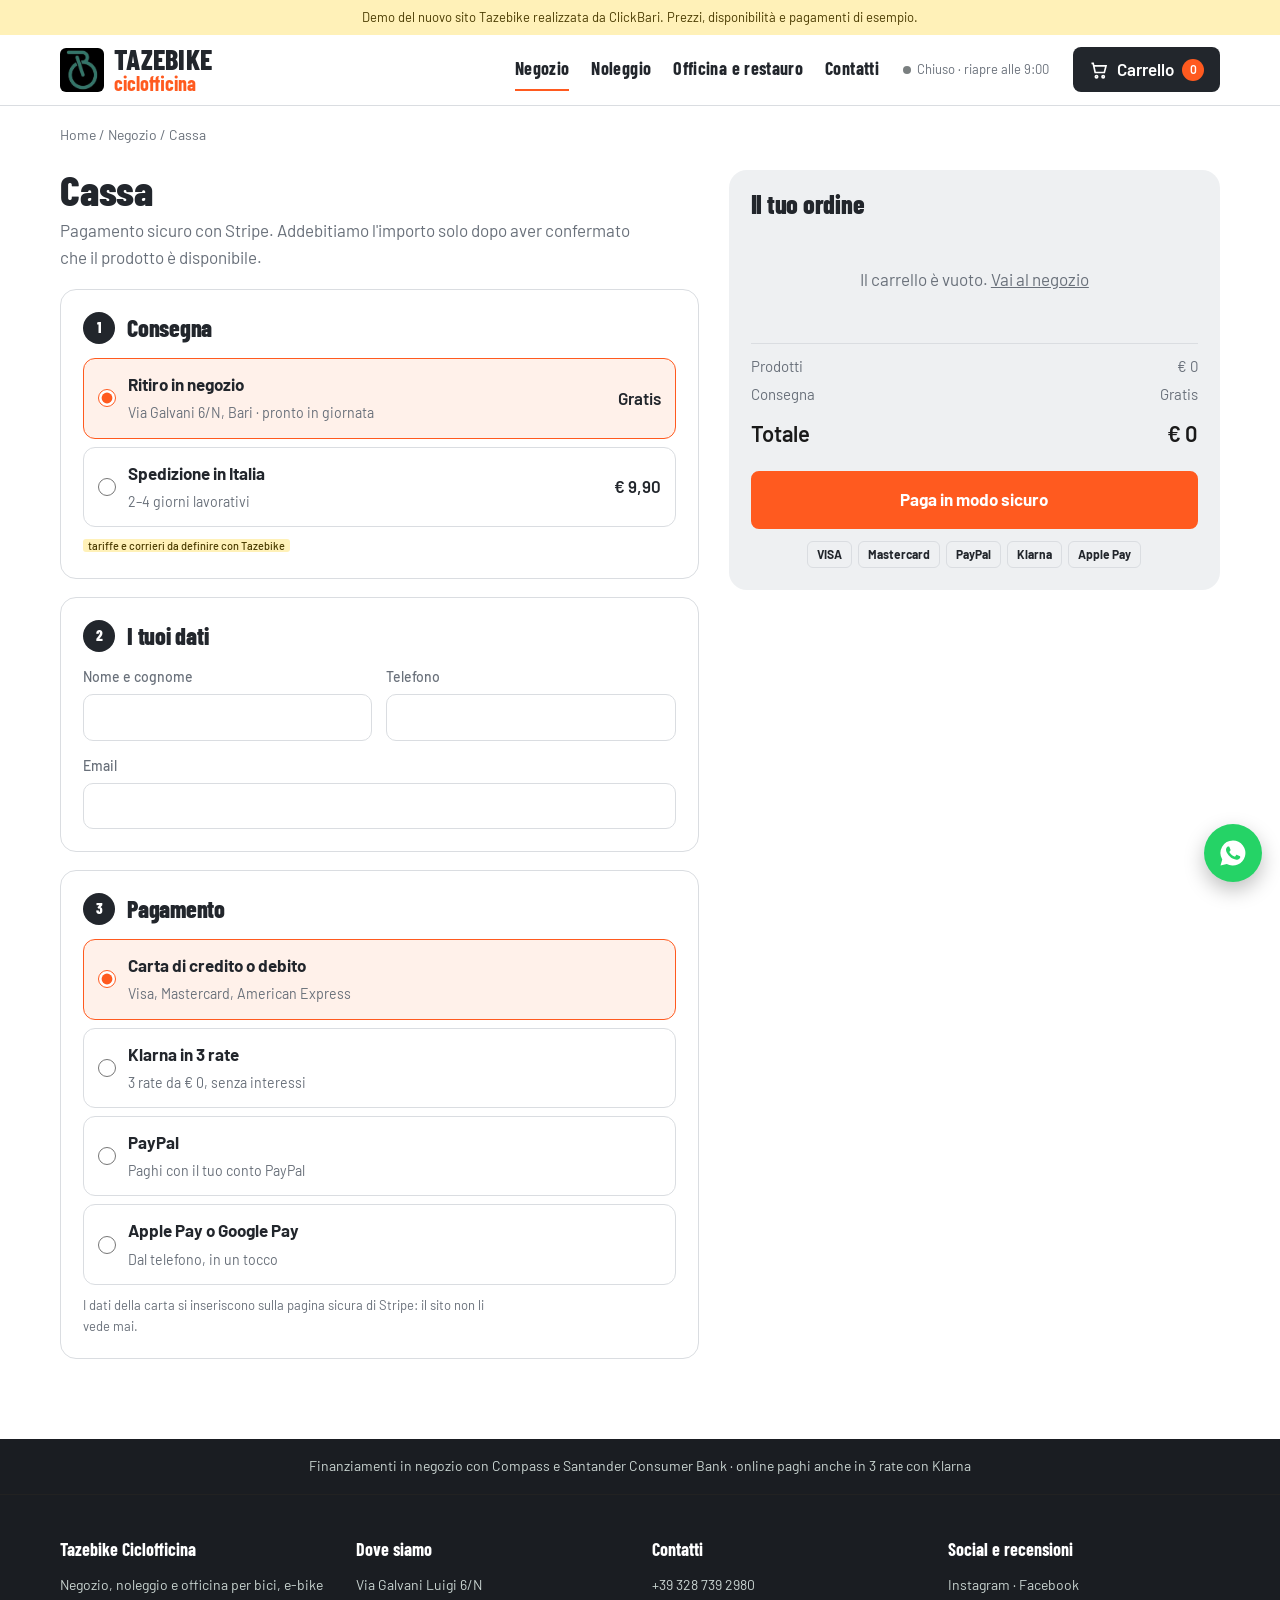
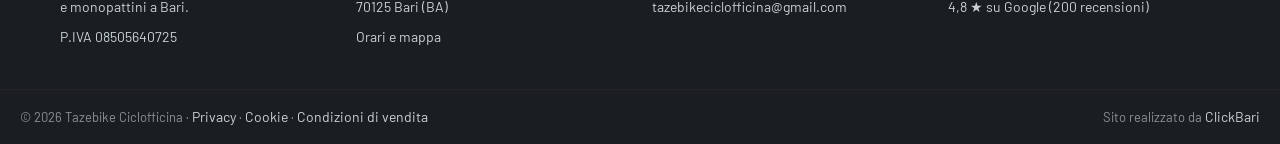
<file: checkout.html>
<!doctype html>
<html lang="it">
<head>
<meta charset="utf-8">
<meta name="viewport" content="width=device-width, initial-scale=1">
<meta name="robots" content="noindex, nofollow">
<link rel="icon" href="img/logo-mark.jpg">
<link rel="preconnect" href="https://fonts.googleapis.com">
<link rel="preconnect" href="https://fonts.gstatic.com" crossorigin>
<link href="https://fonts.googleapis.com/css2?family=Barlow+Condensed:wght@600;700;800&family=Barlow:wght@400;500;600;700&display=swap" rel="stylesheet">
<link rel="stylesheet" href="assets/style.css">
<script src="assets/app.js"></script>
<title>Cassa · Tazebike</title>
<meta property="og:type" content="website">
<meta property="og:site_name" content="Tazebike">
<meta property="og:locale" content="it_IT">
<meta property="og:title" content="Cassa · Tazebike">
<meta property="og:description" content="Bici, e-bike, noleggio e officina a Bari. Ora anche online, con pagamento in 3 rate.">
<meta property="og:url" content="https://tazebikebozza.netlify.app/checkout.html">
<meta property="og:image" content="https://tazebikebozza.netlify.app/img/og.jpg">
<meta property="og:image:width" content="1200">
<meta property="og:image:height" content="630">
<meta name="twitter:card" content="summary_large_image">
</head>
<body>
<main class="wrap">
  <p class="crumbs"><a href="index.html">Home</a> / <a href="negozio.html">Negozio</a> / Cassa</p>
  <div class="co">
    <div>
      <h1>Cassa</h1>
      <p class="sub">Pagamento sicuro con Stripe. Addebitiamo l'importo solo dopo aver confermato che il prodotto è disponibile.</p>
      <div class="step">
        <h2><i>1</i>Consegna</h2>
        <div id="ship"></div>
      </div>
      <div class="step">
        <h2><i>2</i>I tuoi dati</h2>
        <div class="fields">
          <label class="field">Nome e cognome<input type="text" autocomplete="name"></label>
          <label class="field">Telefono<input type="tel" autocomplete="tel"></label>
          <label class="field full">Email<input type="email" autocomplete="email"></label>
          <label class="field full" id="addrF">Indirizzo di consegna<input type="text" autocomplete="street-address" placeholder="Via, numero, CAP, città"></label>
        </div>
      </div>
      <div class="step">
        <h2><i>3</i>Pagamento</h2>
        <label class="choice"><input type="radio" name="pay" value="card" checked><div><b>Carta di credito o debito</b><small>Visa, Mastercard, American Express</small></div></label>
        <label class="choice"><input type="radio" name="pay" value="klarna"><div><b>Klarna in 3 rate</b><small id="k3"></small></div></label>
        <label class="choice"><input type="radio" name="pay" value="paypal"><div><b>PayPal</b><small>Paghi con il tuo conto PayPal</small></div></label>
        <label class="choice"><input type="radio" name="pay" value="wallet"><div><b>Apple Pay o Google Pay</b><small>Dal telefono, in un tocco</small></div></label>
        <p class="sub" style="font-size:13px;margin-top:10px">I dati della carta si inseriscono sulla pagina sicura di Stripe: il sito non li vede mai.</p>
      </div>
    </div>
    <aside class="co-sum">
      <h2 style="font-size:26px;margin-bottom:10px">Il tuo ordine</h2>
      <div id="coItems"></div>
      <div style="border-top:1px solid var(--line);margin-top:10px;padding-top:10px;display:grid;gap:4px">
        <div class="row2"><span>Prodotti</span><span id="sub"></span></div>
        <div class="row2"><span>Consegna</span><span id="shipCost"></span></div>
        <div class="row2 t"><span>Totale</span><span id="tot"></span></div>
      </div>
      <button class="btn" style="width:100%;margin-top:14px" id="pay">Paga in modo sicuro</button>
      <div class="methods"><span>VISA</span><span>Mastercard</span><span>PayPal</span><span>Klarna</span><span>Apple Pay</span></div>
    </aside>
  </div>
</main>
<dialog id="dlg">
  <h3>Questa è una demo</h3>
  <p>Nel sito vero qui si apre la pagina di pagamento Stripe con il metodo scelto. Tazebike riceve una notifica, conferma la disponibilità e solo allora l'importo viene addebitato.</p>
  <form method="dialog"><button class="btn" style="width:100%">Ho capito</button></form>
</dialog>
<script>
layout('negozio');
const bike=Cart.hasBike(),sub=Cart.total();
const opts=[
  {v:0,t:'Ritiro in negozio',s:'Via Galvani 6/N, Bari · pronto in giornata',addr:false},
  ...(bike?[{v:29,t:'Consegna a casa, Bari e provincia',s:'Bici montata e regolata, in 2–3 giorni',addr:true},{v:59,t:'Corriere in tutta Italia',s:'Bici in imballo, 4–6 giorni lavorativi · corriere specializzato per e-bike',addr:true}]
         :[{v:sub>=79?0:9.9,t:'Spedizione in Italia',s:'2–4 giorni lavorativi'+(sub>=79?' · gratis sopra € 79':''),addr:true}])
];
$('#ship').innerHTML=opts.map((o,i)=>`<label class="choice"><input type="radio" name="ship" value="${i}" ${i===0?'checked':''}><div><b>${o.t}</b><small>${o.s}</small></div><span class="p">${o.v?eur(o.v):'Gratis'}</span></label>`).join('')+'<p class="sub" style="font-size:13px;margin-top:8px"><span class="todo">tariffe e corrieri da definire con Tazebike</span></p>';
$('#coItems').innerHTML=Cart.get().map(x=>{const p=product(x.id);return `<div class="it"><img src="${p.img}" alt=""><div class="t"><b>${p.name}</b>${x.size!=='Unica'?'Taglia '+x.size+' · ':''}Qtà ${x.qty}</div><span style="font-weight:600">${eur(p.price*x.qty)}</span></div>`}).join('')||'<p class="empty">Il carrello è vuoto. <a href="negozio.html">Vai al negozio</a></p>';
function upd(){const o=opts[+$('[name=ship]:checked').value];const tot=sub+o.v;
  $('#sub').textContent=eur(sub);$('#shipCost').textContent=o.v?eur(o.v):'Gratis';$('#tot').textContent=eur(tot);
  $('#k3').textContent='3 rate da '+rate3(tot)+', senza interessi';$('#addrF').style.display=o.addr?'':'none'}
document.addEventListener('change',upd);upd();
$('#pay').onclick=()=>$('#dlg').showModal();
</script>
</body>
</html>
</file>
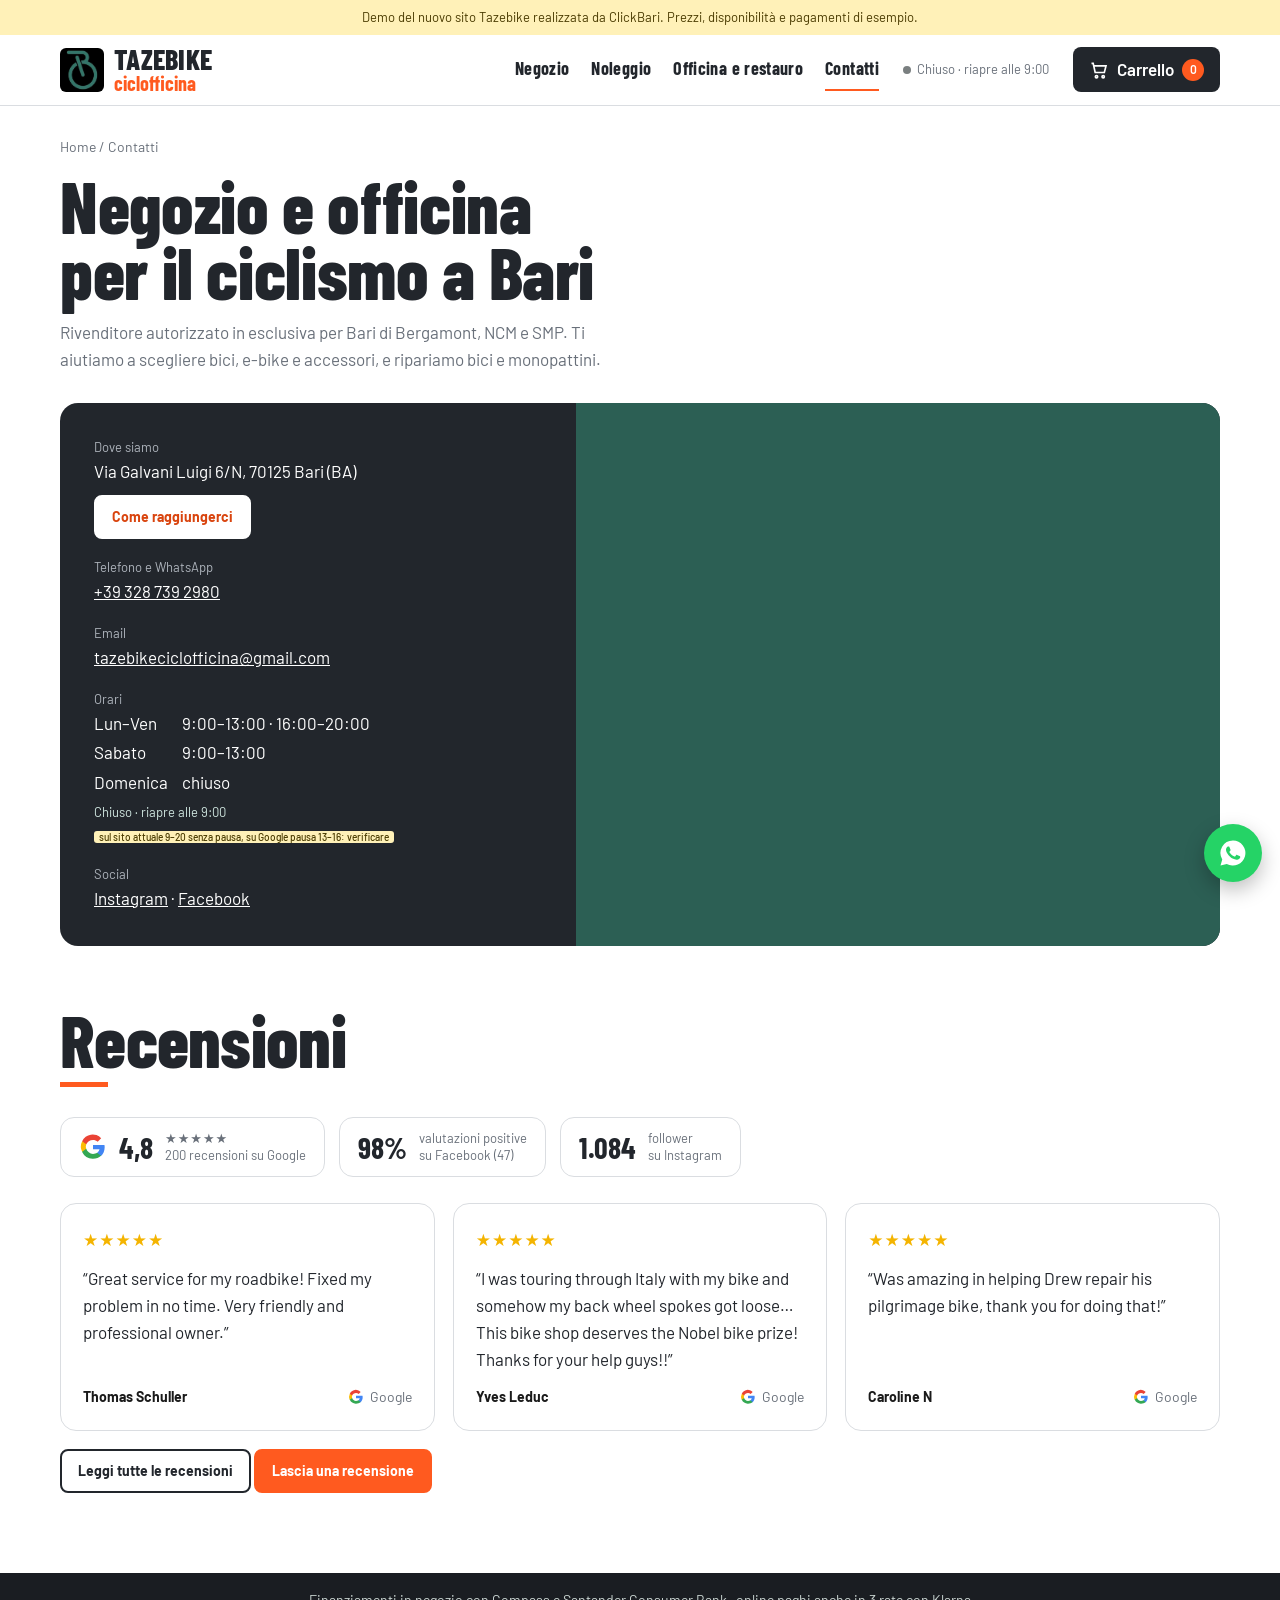
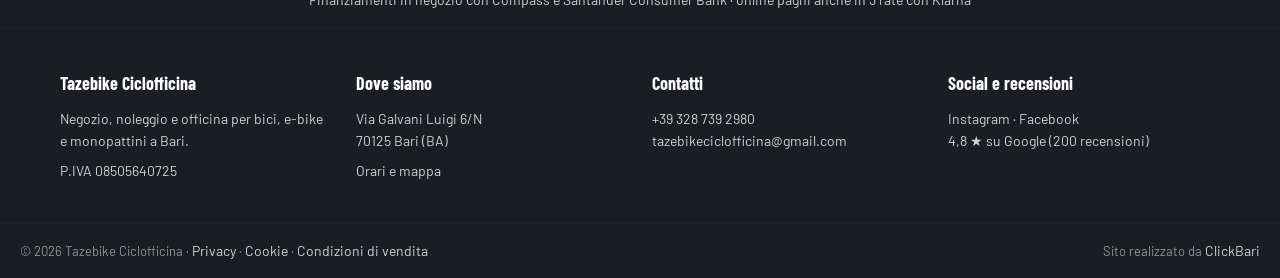
<file: contatti.html>
<!doctype html>
<html lang="it">
<head>
<meta charset="utf-8">
<meta name="viewport" content="width=device-width, initial-scale=1">
<meta name="robots" content="noindex, nofollow">
<link rel="icon" href="img/logo-mark.jpg">
<link rel="preconnect" href="https://fonts.googleapis.com">
<link rel="preconnect" href="https://fonts.gstatic.com" crossorigin>
<link href="https://fonts.googleapis.com/css2?family=Barlow+Condensed:wght@600;700;800&family=Barlow:wght@400;500;600;700&display=swap" rel="stylesheet">
<link rel="stylesheet" href="assets/style.css">
<script src="assets/app.js"></script>
<title>Contatti e orari · Tazebike Ciclofficina Bari</title>
<meta name="description" content="Tazebike Ciclofficina, Via Galvani 6/N, Bari. Orari, telefono, WhatsApp, mappa e recensioni.">
<meta property="og:type" content="website">
<meta property="og:site_name" content="Tazebike">
<meta property="og:locale" content="it_IT">
<meta property="og:title" content="Contatti e orari · Tazebike Ciclofficina Bari">
<meta property="og:description" content="Tazebike Ciclofficina, Via Galvani 6/N, Bari. Orari, telefono, WhatsApp, mappa e recensioni.">
<meta property="og:url" content="https://tazebikebozza.netlify.app/contatti.html">
<meta property="og:image" content="https://tazebikebozza.netlify.app/img/og.jpg">
<meta property="og:image:width" content="1200">
<meta property="og:image:height" content="630">
<meta name="twitter:card" content="summary_large_image">
</head>
<body>
<main>
<section style="padding:30px 0 60px">
  <div class="wrap">
    <p class="crumbs" style="padding:0 0 14px"><a href="index.html">Home</a> / Contatti</p>
    <h1 style="font-size:clamp(40px,6vw,72px)">Negozio e officina<br>per il ciclismo a Bari</h1>
    <p class="sub" style="font-size:17px;margin-top:14px">Rivenditore autorizzato in esclusiva per Bari di Bergamont, NCM e SMP. Ti aiutiamo a scegliere bici, e-bike e accessori, e ripariamo bici e monopattini.</p>
    <div class="contact" style="margin-top:30px">
      <div class="info">
        <div><dt>Dove siamo</dt><dd>Via Galvani Luigi 6/N, 70125 Bari (BA)</dd><a class="btn small" style="background:#fff;color:var(--teal-dark);border-color:#fff;margin-top:10px" href="https://www.google.com/maps/dir/?api=1&destination=Tazebike+Via+Luigi+Galvani+6+Bari" target="_blank" rel="noopener">Come raggiungerci</a></div>
        <div><dt>Telefono e WhatsApp</dt><dd><a href="tel:+393287392980">+39 328 739 2980</a></dd></div>
        <div><dt>Email</dt><dd><a href="mailto:tazebikeciclofficina@gmail.com">tazebikeciclofficina@gmail.com</a></dd></div>
        <div><dt>Orari</dt><dd class="hours"><span>Lun–Ven</span><span>9:00–13:00 · 16:00–20:00</span><span>Sabato</span><span>9:00–13:00</span><span>Domenica</span><span>chiuso</span></dd>
          <p style="font-size:13px;color:#CFE5DF;margin-top:6px" id="openTxt"></p><p style="font-size:12px;margin-top:4px"><span class="todo">sul sito attuale 9–20 senza pausa, su Google pausa 13–16: verificare</span></p></div>
        <div><dt>Social</dt><dd><a href="https://www.instagram.com/tazebikeofficial/" target="_blank" rel="noopener">Instagram</a> · <a href="https://www.facebook.com/tazebike/" target="_blank" rel="noopener">Facebook</a></dd></div>
      </div>
      <iframe title="Mappa Tazebike, Via Galvani 6/N, Bari" loading="lazy" referrerpolicy="no-referrer-when-downgrade" src="https://www.google.com/maps?q=Tazebike+Ciclofficina,+Via+Luigi+Galvani+6,+Bari&output=embed"></iframe>
    </div>
  </div>
</section>
<section style="padding-top:0">
  <div class="wrap">
    <div class="sec-head"><div><h2>Recensioni</h2><span class="dash"></span></div></div>
    <div id="reviews"></div>
  </div>
</section>
</main>
<script>
layout('contatti');
$('#reviews').innerHTML=reviewsHTML();
$('#openTxt').textContent=openState().txt;
</script>
</body>
</html>
</file>
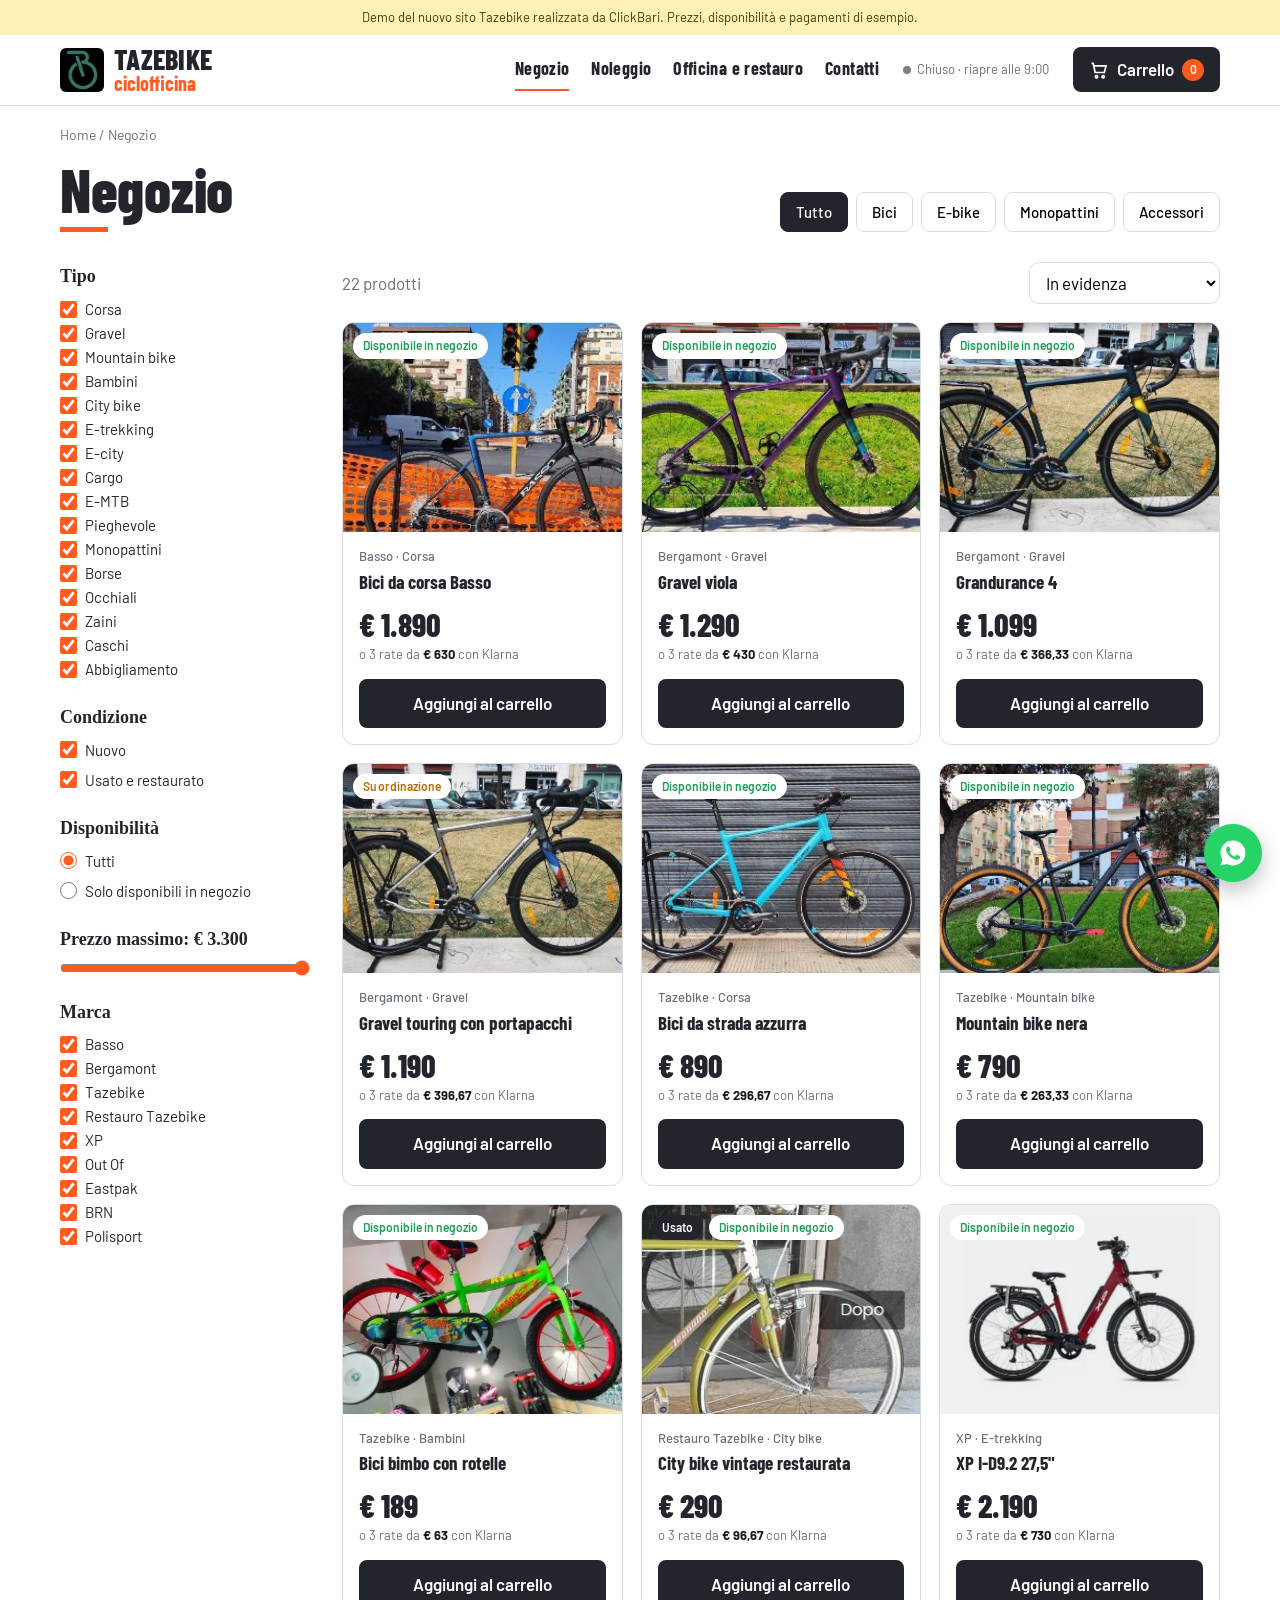
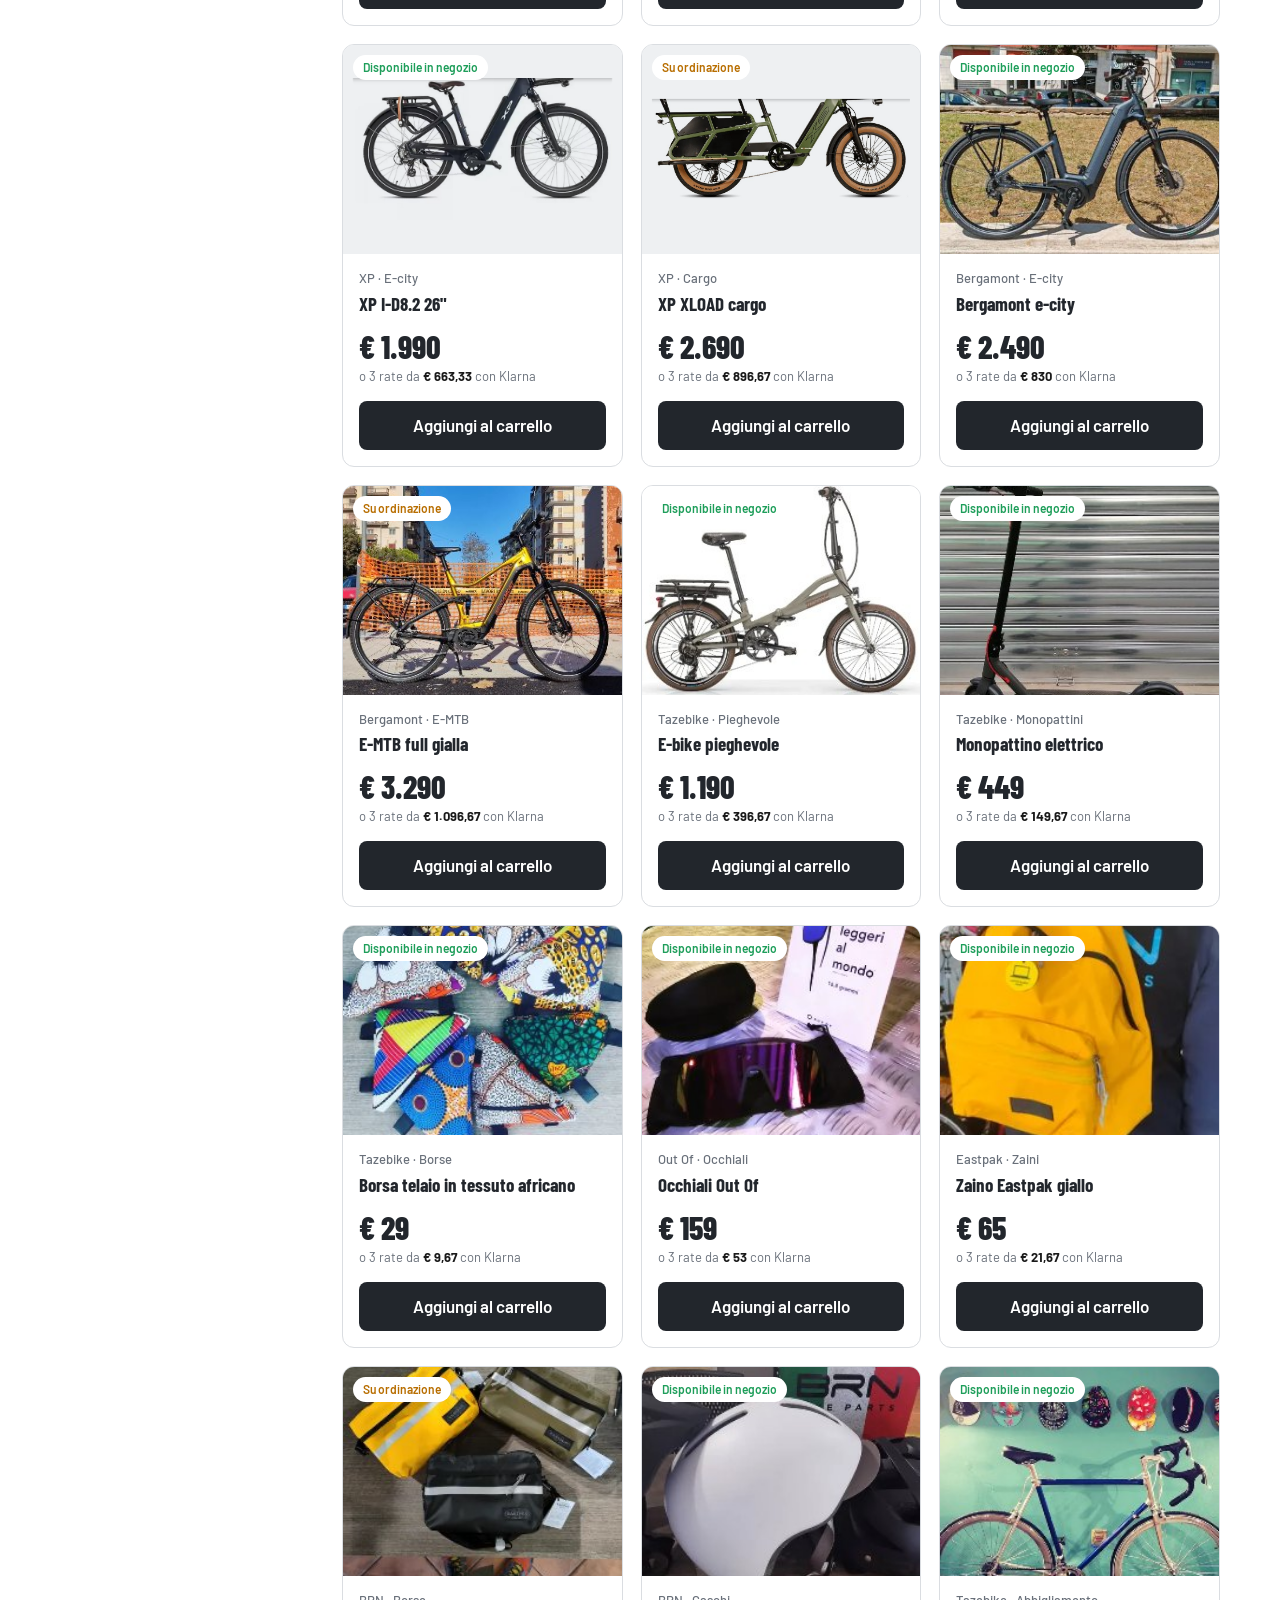
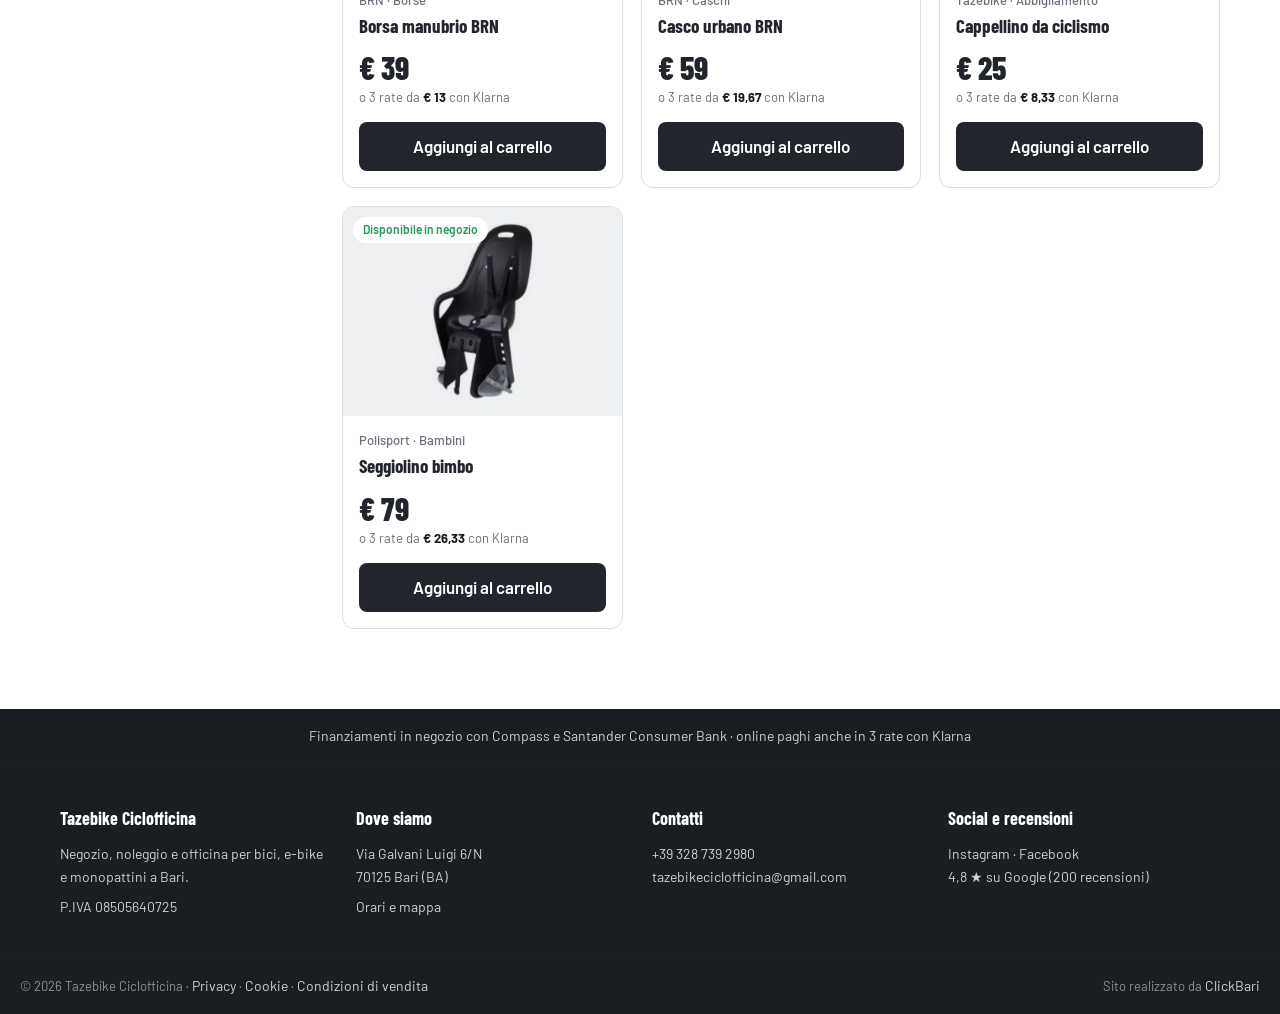
<file: negozio.html>
<!doctype html>
<html lang="it">
<head>
<meta charset="utf-8">
<meta name="viewport" content="width=device-width, initial-scale=1">
<meta name="robots" content="noindex, nofollow">
<link rel="icon" href="img/logo-mark.jpg">
<link rel="preconnect" href="https://fonts.googleapis.com">
<link rel="preconnect" href="https://fonts.gstatic.com" crossorigin>
<link href="https://fonts.googleapis.com/css2?family=Barlow+Condensed:wght@600;700;800&family=Barlow:wght@400;500;600;700&display=swap" rel="stylesheet">
<link rel="stylesheet" href="assets/style.css">
<script src="assets/app.js"></script>
<title>Negozio · Bici, e-bike e accessori a Bari · Tazebike</title>
<meta name="description" content="Compra online bici, e-bike, monopattini e accessori Tazebike. Ritiro in negozio a Bari o spedizione in tutta Italia, paga anche in 3 rate con Klarna.">
<meta property="og:type" content="website">
<meta property="og:site_name" content="Tazebike">
<meta property="og:locale" content="it_IT">
<meta property="og:title" content="Negozio · Bici, e-bike e accessori a Bari · Tazebike">
<meta property="og:description" content="Compra online bici, e-bike, monopattini e accessori Tazebike. Ritiro in negozio a Bari o spedizione in tutta Italia, paga anche in 3 rate con Klarna.">
<meta property="og:url" content="https://tazebikebozza.netlify.app/negozio.html">
<meta property="og:image" content="https://tazebikebozza.netlify.app/img/og.jpg">
<meta property="og:image:width" content="1200">
<meta property="og:image:height" content="630">
<meta name="twitter:card" content="summary_large_image">
</head>
<body>
<main class="wrap">
  <p class="crumbs"><a href="index.html">Home</a> / Negozio</p>
  <div class="sec-head" style="margin:16px 0 0"><div><h1 style="font-size:clamp(40px,5vw,60px)">Negozio</h1><span class="dash"></span></div>
    <div class="chips" role="group" aria-label="Categoria" id="catChips"></div></div>
  <div class="shop">
    <aside class="filters" id="filters" aria-label="Filtri">
      <fieldset><legend>Tipo</legend><div id="subs"></div></fieldset>
      <fieldset><legend>Condizione</legend>
        <label><input type="checkbox" name="cond" value="nuovo" checked> Nuovo</label>
        <label><input type="checkbox" name="cond" value="usato" checked> Usato e restaurato</label></fieldset>
      <fieldset><legend>Disponibilità</legend>
        <label><input type="radio" name="stock" value="all" checked> Tutti</label>
        <label><input type="radio" name="stock" value="in"> Solo disponibili in negozio</label></fieldset>
      <fieldset><legend>Prezzo massimo: <span id="maxOut"></span></legend><input type="range" id="max" min="20" max="3300" step="10" value="3300" aria-label="Prezzo massimo"></fieldset>
      <fieldset><legend>Marca</legend><div id="brands"></div></fieldset>
    </aside>
    <div>
      <div class="toolbar">
        <span id="resCount" class="sub"></span>
        <div style="display:flex;gap:10px;align-items:center">
          <button class="btn ghost small show-filters" id="showF" aria-expanded="false">Filtri</button>
          <label class="sr" for="sort">Ordina</label>
          <select id="sort"><option value="rel">In evidenza</option><option value="asc">Prezzo crescente</option><option value="desc">Prezzo decrescente</option></select>
        </div>
      </div>
      <div class="grid" id="grid"></div>
    </div>
  </div>
</main>
<script>
layout('negozio');
const qs=new URLSearchParams(location.search);
let cat=qs.get('cat')||'all';
const chips=$('#catChips');
chips.innerHTML=[['all','Tutto'],...Object.entries(CATS)].map(([k,v])=>`<button class="chip" data-c="${k}" aria-pressed="${k===cat}">${k==='acc'?'Accessori':v}</button>`).join('');
chips.onclick=e=>{const b=e.target.closest('.chip');if(!b)return;cat=b.dataset.c;$$('.chip',chips).forEach(x=>x.setAttribute('aria-pressed',x===b));buildFacets();draw();history.replaceState(null,'',cat==='all'?'negozio.html':'negozio.html?cat='+cat)};
function pool(){return PRODUCTS.filter(p=>cat==='all'||p.cat===cat)}
function buildFacets(){
  const subs=[...new Set(pool().map(p=>p.sub))],brands=[...new Set(pool().map(p=>p.brand))];
  $('#subs').innerHTML=subs.map(s=>`<label><input type="checkbox" name="sub" value="${s}" checked> ${s}</label>`).join('');
  $('#brands').innerHTML=brands.map(s=>`<label><input type="checkbox" name="brand" value="${s}" checked> ${s}</label>`).join('');
}
function draw(){
  const on=n=>$$(`[name=${n}]:checked`).map(i=>i.value);
  const max=+$('#max').value;$('#maxOut').textContent=eur(max);
  const stock=$('[name=stock]:checked').value;
  let r=pool().filter(p=>on('sub').includes(p.sub)&&on('brand').includes(p.brand)&&on('cond').includes(p.cond)&&p.price<=max&&(stock==='all'||p.stock==='in'));
  const s=$('#sort').value;if(s==='asc')r.sort((a,b)=>a.price-b.price);if(s==='desc')r.sort((a,b)=>b.price-a.price);
  $('#resCount').textContent=r.length+(r.length===1?' prodotto':' prodotti');
  $('#grid').innerHTML=r.length?r.map(cardHTML).join(''):'<p class="empty">Nessun prodotto con questi filtri. Prova ad allargare la ricerca, oppure <a href="'+waLink('Ciao Tazebike, cerco ')+'">chiedici su WhatsApp</a>.</p>';
}
$('#filters').addEventListener('input',draw);$('#sort').onchange=draw;
$('#showF').onclick=()=>{const f=$('#filters');f.classList.toggle('show');$('#showF').setAttribute('aria-expanded',f.classList.contains('show'))};
buildFacets();draw();
</script>
</body>
</html>
</file>
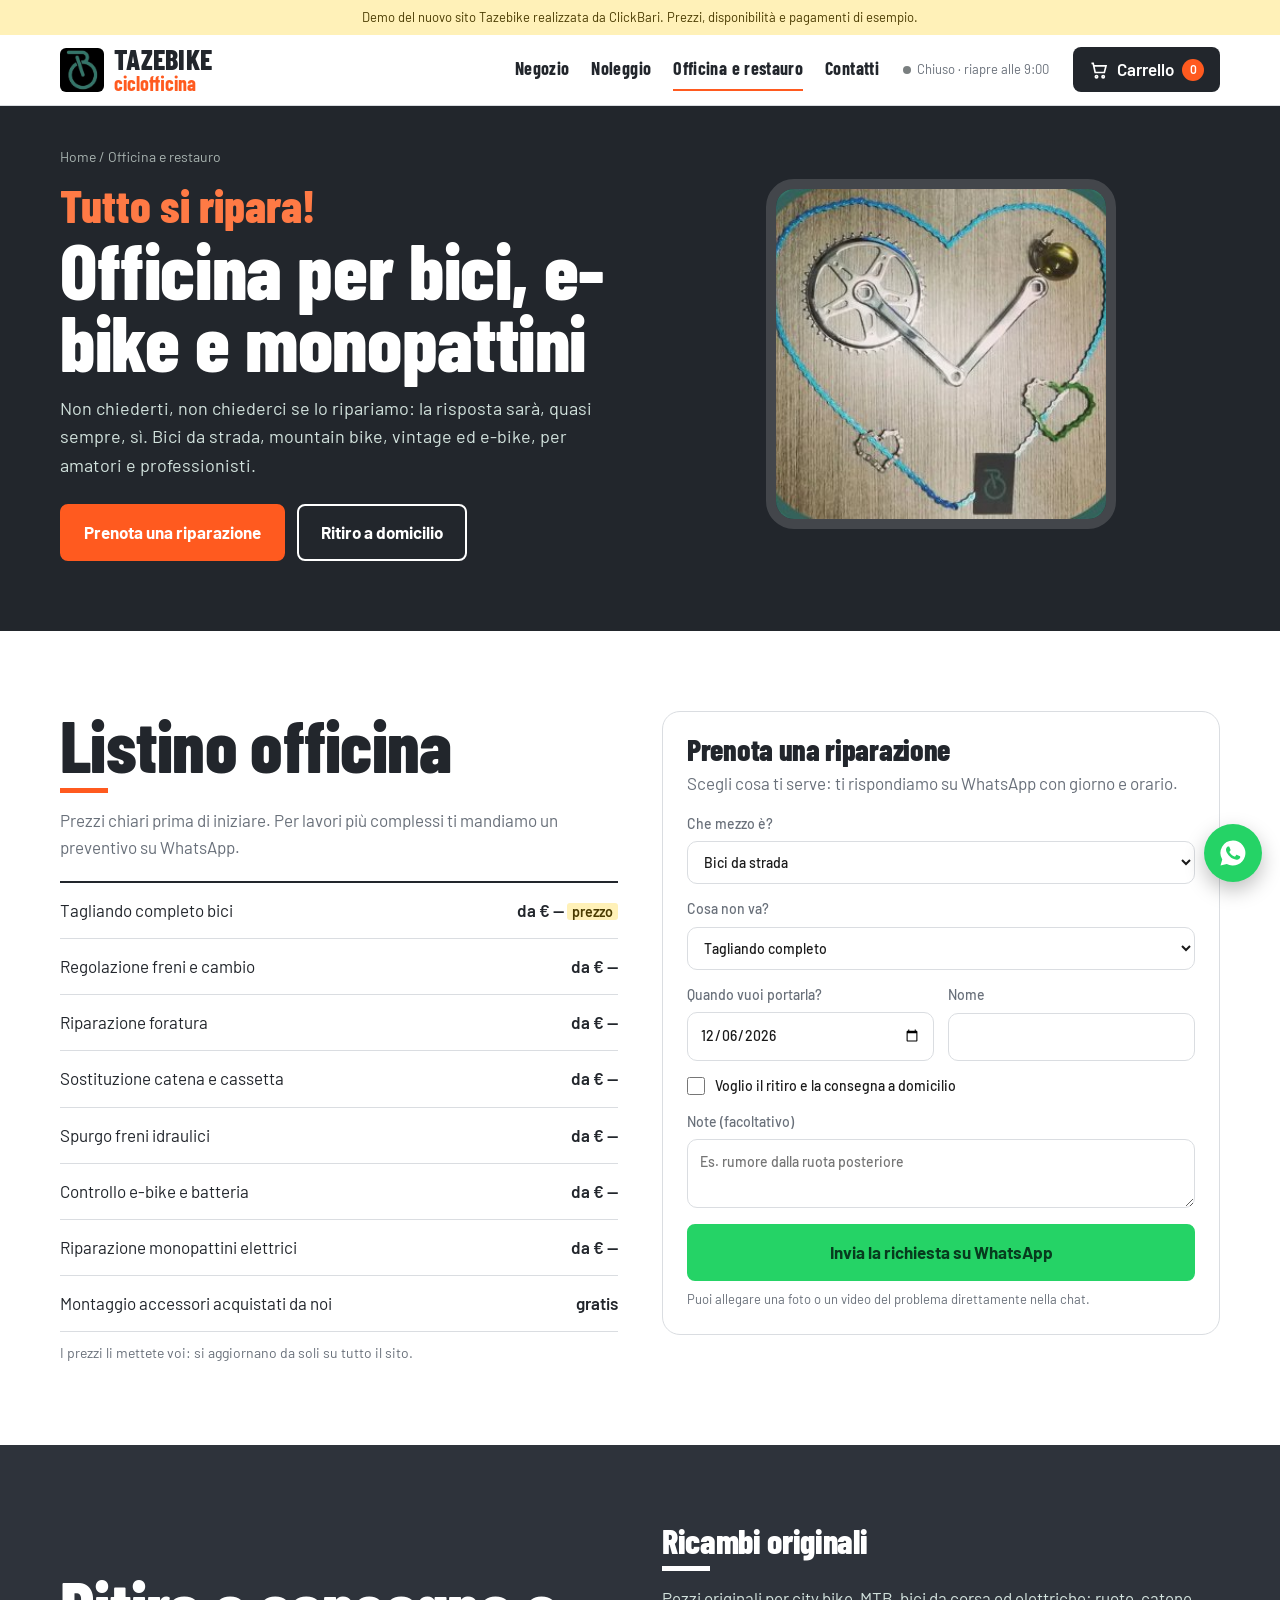
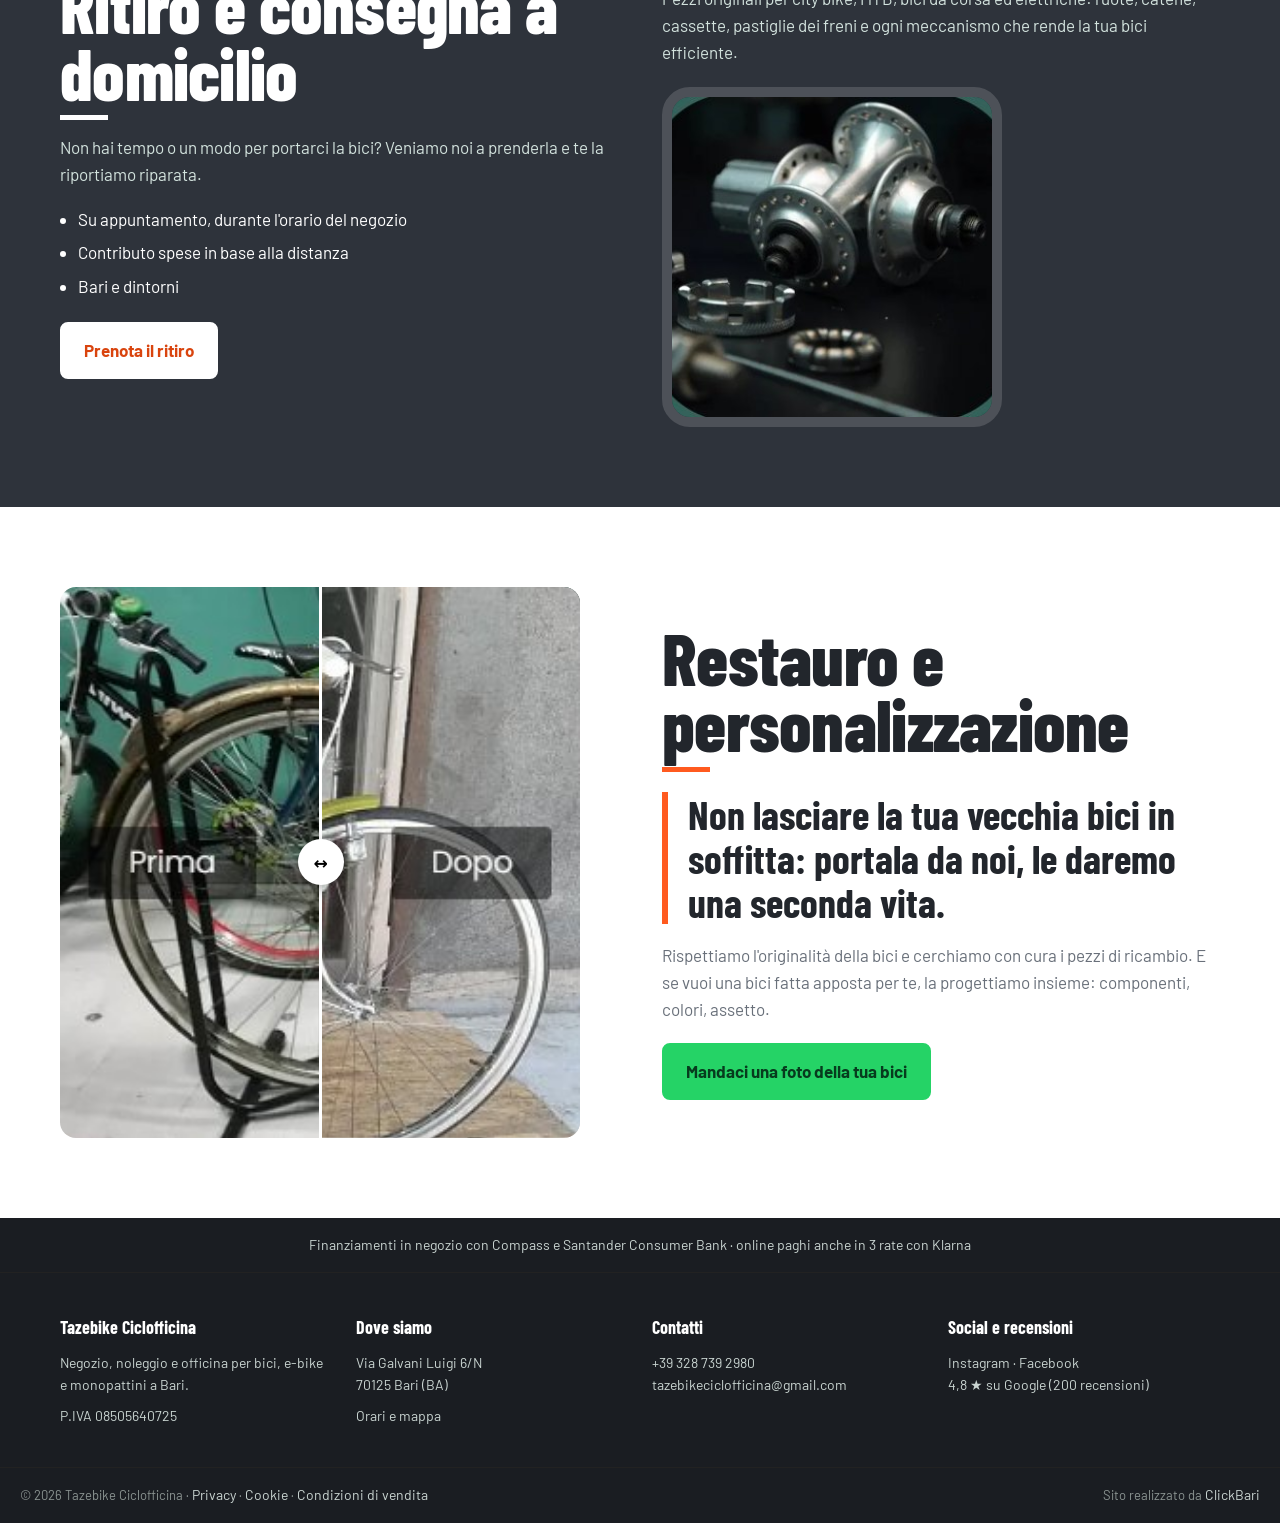
<file: officina.html>
<!doctype html>
<html lang="it">
<head>
<meta charset="utf-8">
<meta name="viewport" content="width=device-width, initial-scale=1">
<meta name="robots" content="noindex, nofollow">
<link rel="icon" href="img/logo-mark.jpg">
<link rel="preconnect" href="https://fonts.googleapis.com">
<link rel="preconnect" href="https://fonts.gstatic.com" crossorigin>
<link href="https://fonts.googleapis.com/css2?family=Barlow+Condensed:wght@600;700;800&family=Barlow:wght@400;500;600;700&display=swap" rel="stylesheet">
<link rel="stylesheet" href="assets/style.css">
<script src="assets/app.js"></script>
<title>Officina e riparazione bici a Bari · Tazebike</title>
<meta name="description" content="Riparazione di bici, e-bike e monopattini a Bari con ricambi originali. Ritiro e consegna a domicilio, personalizzazioni e restauro di bici d'epoca.">
<meta property="og:type" content="website">
<meta property="og:site_name" content="Tazebike">
<meta property="og:locale" content="it_IT">
<meta property="og:title" content="Officina e riparazione bici a Bari · Tazebike">
<meta property="og:description" content="Riparazione di bici, e-bike e monopattini a Bari con ricambi originali. Ritiro e consegna a domicilio, personalizzazioni e restauro di bici d'epoca.">
<meta property="og:url" content="https://tazebikebozza.netlify.app/officina.html">
<meta property="og:image" content="https://tazebikebozza.netlify.app/img/og.jpg">
<meta property="og:image:width" content="1200">
<meta property="og:image:height" content="630">
<meta name="twitter:card" content="summary_large_image">
</head>
<body>
<main>
<section class="slant-dark" style="padding:40px 0 70px">
  <div class="wrap two">
    <div>
      <p class="crumbs" style="color:#A9B4B1;padding:0 0 14px"><a href="index.html">Home</a> / Officina e restauro</p>
      <p class="hand" style="font-size:46px;line-height:1;color:var(--leaf)">Tutto si ripara!</p>
      <h1 style="font-size:clamp(44px,6.4vw,78px);margin-top:6px">Officina per bici, e-bike e monopattini</h1>
      <p class="sub" style="font-size:18px;margin-top:16px">Non chiederti, non chiederci se lo ripariamo: la risposta sarà, quasi sempre, sì. Bici da strada, mountain bike, vintage ed e-bike, per amatori e professionisti.</p>
      <div style="display:flex;gap:12px;flex-wrap:wrap;margin-top:24px"><a class="btn" href="#prenota">Prenota una riparazione</a><a class="btn ghost" href="#ritiro">Ritiro a domicilio</a></div>
    </div>
    <div class="round" style="max-width:440px;justify-self:center"><img src="img/catena-cuore.jpg" alt="Cuore fatto con una catena di bici e una corona, in officina Tazebike"></div>
  </div>
</section>

<section>
  <div class="wrap two" style="align-items:start">
    <div>
      <h2>Listino officina</h2><span class="dash"></span>
      <p class="sub" style="margin:14px 0 20px">Prezzi chiari prima di iniziare. Per lavori più complessi ti mandiamo un preventivo su WhatsApp.</p>
      <ul class="svc-list">
        <li><span>Tagliando completo bici</span><span>da € — <span class="todo">prezzo</span></span></li>
        <li><span>Regolazione freni e cambio</span><span>da € —</span></li>
        <li><span>Riparazione foratura</span><span>da € —</span></li>
        <li><span>Sostituzione catena e cassetta</span><span>da € —</span></li>
        <li><span>Spurgo freni idraulici</span><span>da € —</span></li>
        <li><span>Controllo e-bike e batteria</span><span>da € —</span></li>
        <li><span>Riparazione monopattini elettrici</span><span>da € —</span></li>
        <li><span>Montaggio accessori acquistati da noi</span><span>gratis</span></li>
      </ul>
      <p class="sub" style="font-size:14px;margin-top:10px">I prezzi li mettete voi: si aggiornano da soli su tutto il sito.</p>
    </div>
    <div class="panel" id="prenota">
      <h2 style="font-size:30px">Prenota una riparazione</h2>
      <p class="sub" style="margin:6px 0 16px">Scegli cosa ti serve: ti rispondiamo su WhatsApp con giorno e orario.</p>
      <div class="fields">
        <label class="field full">Che mezzo è?<select id="mezzo"><option>Bici da strada</option><option>Gravel</option><option>Mountain bike</option><option>City bike</option><option>E-bike</option><option>Monopattino elettrico</option><option>Bici d'epoca</option></select></label>
        <label class="field full">Cosa non va?<select id="prob"><option>Tagliando completo</option><option>Freni</option><option>Cambio</option><option>Foratura</option><option>Ruota o raggi</option><option>Batteria o motore e-bike</option><option>Altro</option></select></label>
        <label class="field">Quando vuoi portarla?<input type="date" id="quando"></label>
        <label class="field">Nome<input type="text" id="nome" autocomplete="name"></label>
        <label class="field full" style="flex-direction:row;display:flex;align-items:center;gap:10px;color:#1A1A1A"><input type="checkbox" id="ritiroCk" style="width:18px;height:18px;accent-color:var(--teal)"> Voglio il ritiro e la consegna a domicilio</label>
        <label class="field full">Note (facoltativo)<textarea id="note" rows="2" placeholder="Es. rumore dalla ruota posteriore"></textarea></label>
      </div>
      <a class="btn wa" style="width:100%;margin-top:16px" id="repBtn" href="#" target="_blank" rel="noopener">Invia la richiesta su WhatsApp</a>
      <p class="sub" style="font-size:13px;margin-top:8px">Puoi allegare una foto o un video del problema direttamente nella chat.</p>
    </div>
  </div>
</section>

<section class="slant-teal" id="ritiro">
  <div class="wrap two">
    <div>
      <h2>Ritiro e consegna a domicilio</h2><span class="dash" style="background:#fff"></span>
      <p class="sub" style="margin-top:14px;font-size:17px">Non hai tempo o un modo per portarci la bici? Veniamo noi a prenderla e te la riportiamo riparata.</p>
      <ul style="margin:18px 0 0 18px;display:grid;gap:6px">
        <li>Su appuntamento, durante l'orario del negozio</li>
        <li>Contributo spese in base alla distanza</li>
        <li>Bari e dintorni</li>
      </ul>
      <a class="btn" style="background:#fff;color:var(--teal-dark);border-color:#fff;margin-top:22px" href="#prenota">Prenota il ritiro</a>
    </div>
    <div>
      <h2 style="font-size:34px">Ricambi originali</h2><span class="dash" style="background:#fff"></span>
      <p class="sub" style="margin-top:14px">Pezzi originali per city bike, MTB, bici da corsa ed elettriche: ruote, catene, cassette, pastiglie dei freni e ogni meccanismo che rende la tua bici efficiente.</p>
      <div class="round" style="margin-top:20px;max-width:340px"><img src="img/mozzi.jpg" alt="Mozzi e ricambi originali"></div>
    </div>
  </div>
</section>

<section>
  <div class="wrap two">
    <div class="ba" style="width:100%">
      <img src="img/restauro-prima.jpg" alt="Bici d'epoca prima del restauro">
      <img class="after" src="img/restauro-dopo.jpg" alt="La stessa bici dopo il restauro">
      <div class="handle"></div>
      <input type="range" min="0" max="100" value="50" aria-label="Confronta prima e dopo il restauro">
    </div>
    <div>
      <h2>Restauro e personalizzazione</h2><span class="dash"></span>
      <p class="quote" style="margin-top:20px">Non lasciare la tua vecchia bici in soffitta: portala da noi, le daremo una seconda vita.</p>
      <p class="sub" style="margin-top:18px">Rispettiamo l'originalità della bici e cerchiamo con cura i pezzi di ricambio. E se vuoi una bici fatta apposta per te, la progettiamo insieme: componenti, colori, assetto.</p>
      <a class="btn wa" style="margin-top:20px" href="#" id="restBtn" target="_blank" rel="noopener">Mandaci una foto della tua bici</a>
    </div>
  </div>
</section>
</main>
<script>
layout('officina');
const q=$('#quando');const t=new Date();t.setDate(t.getDate()+1);q.value=t.toISOString().slice(0,10);q.min=new Date().toISOString().slice(0,10);
function rep(){
  const d=q.value.split('-').reverse().join('/');
  const m=`Ciao Tazebike, vorrei prenotare una riparazione. Mezzo: ${$('#mezzo').value}. Problema: ${$('#prob').value}. Vorrei portarla il ${d}.${$('#ritiroCk').checked?' Mi serve il ritiro e la consegna a domicilio.':''}${$('#note').value?' Note: '+$('#note').value:''}${$('#nome').value?' Nome: '+$('#nome').value:''}`;
  $('#repBtn').href=waLink(m);
}
$('#prenota').addEventListener('input',rep);$('#prenota').addEventListener('change',rep);rep();
$('#restBtn').href=waLink('Ciao Tazebike, ho una bici da restaurare/personalizzare. Vi mando qualche foto.');
initBA();
</script>
</body>
</html>
</file>
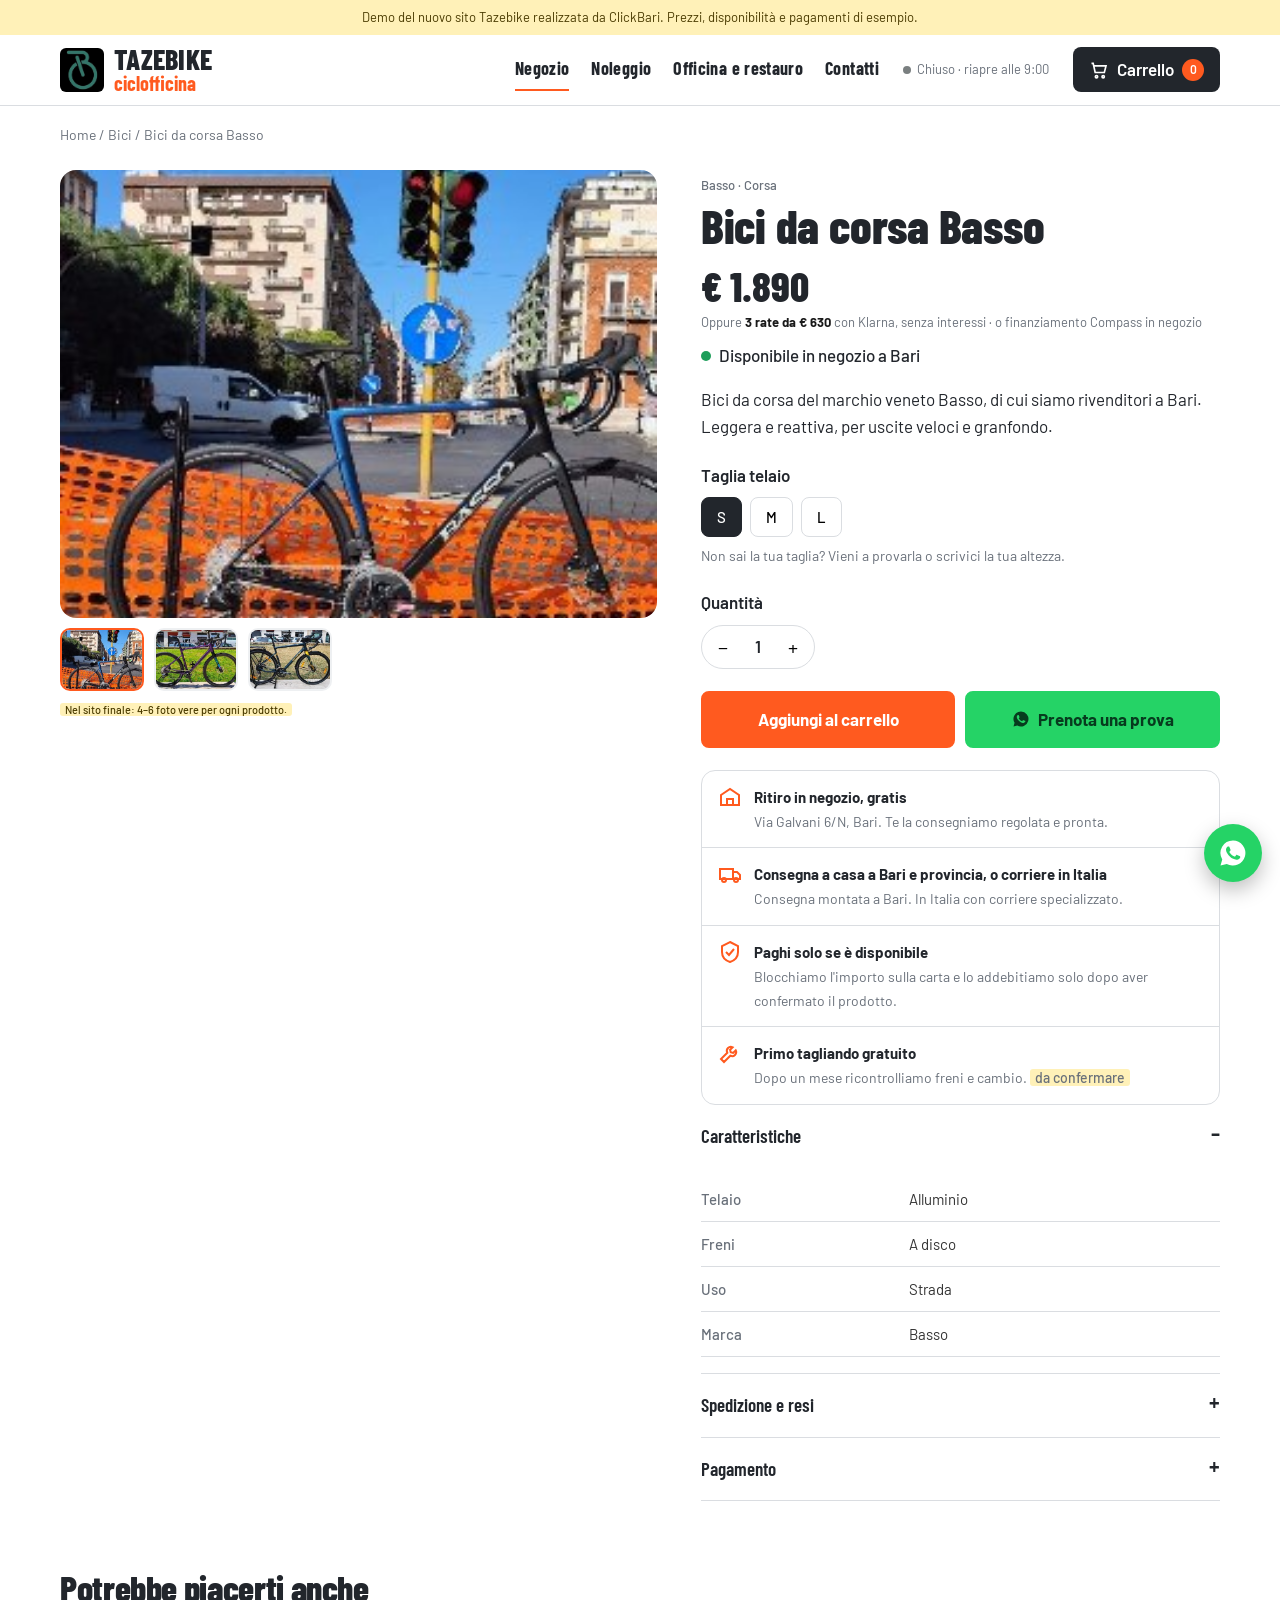
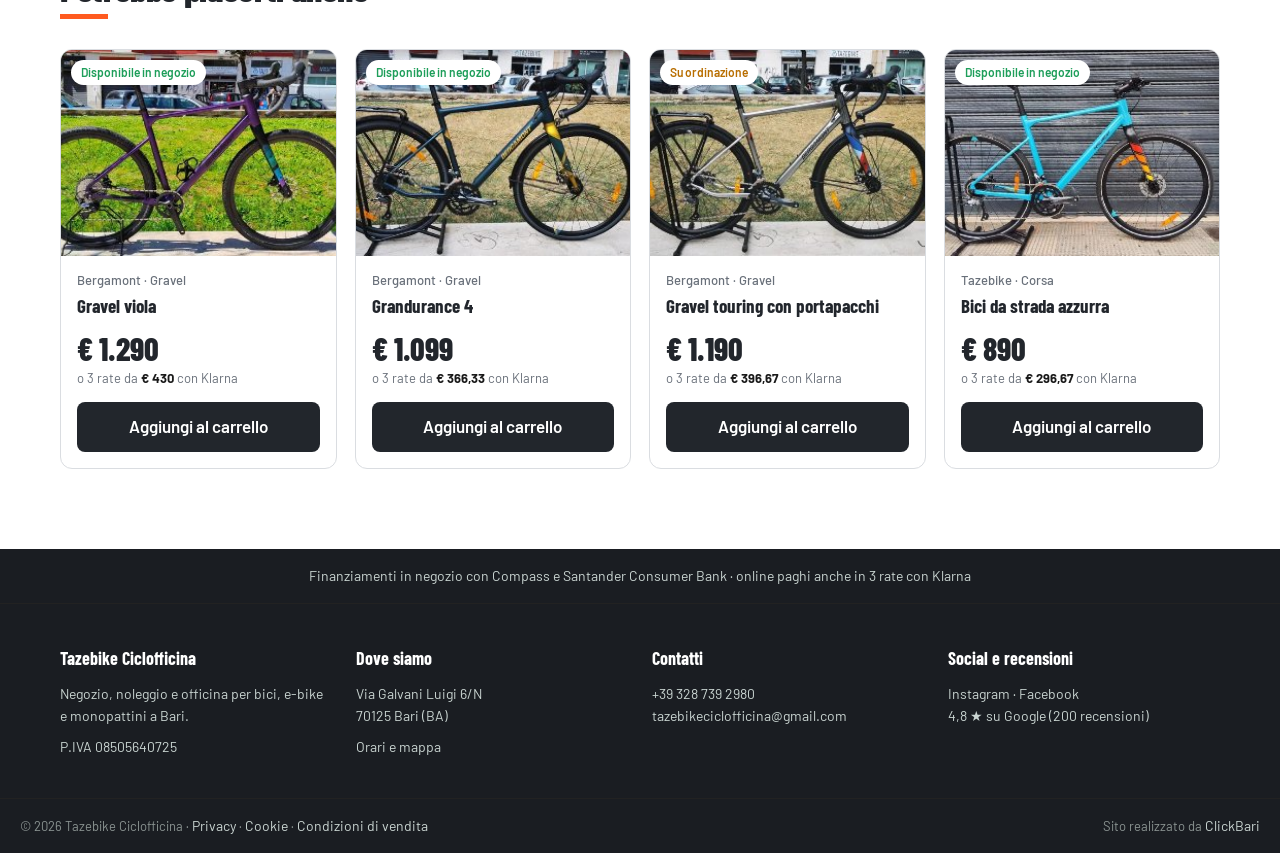
<file: prodotto.html>
<!doctype html>
<html lang="it">
<head>
<meta charset="utf-8">
<meta name="viewport" content="width=device-width, initial-scale=1">
<meta name="robots" content="noindex, nofollow">
<link rel="icon" href="img/logo-mark.jpg">
<link rel="preconnect" href="https://fonts.googleapis.com">
<link rel="preconnect" href="https://fonts.gstatic.com" crossorigin>
<link href="https://fonts.googleapis.com/css2?family=Barlow+Condensed:wght@600;700;800&family=Barlow:wght@400;500;600;700&display=swap" rel="stylesheet">
<link rel="stylesheet" href="assets/style.css">
<script src="assets/app.js"></script>
<title>Prodotto · Tazebike Bari</title>
<meta property="og:type" content="website">
<meta property="og:site_name" content="Tazebike">
<meta property="og:locale" content="it_IT">
<meta property="og:title" content="Prodotto · Tazebike Bari">
<meta property="og:description" content="Bici, e-bike, noleggio e officina a Bari. Ora anche online, con pagamento in 3 rate.">
<meta property="og:url" content="https://tazebikebozza.netlify.app/prodotto.html">
<meta property="og:image" content="https://tazebikebozza.netlify.app/img/og.jpg">
<meta property="og:image:width" content="1200">
<meta property="og:image:height" content="630">
<meta name="twitter:card" content="summary_large_image">
</head>
<body>
<main class="wrap">
  <p class="crumbs" id="crumbs"></p>
  <div class="pdp" id="pdp"></div>
  <section style="padding:0 0 80px">
    <div class="sec-head"><div><h2 style="font-size:36px">Potrebbe piacerti anche</h2><span class="dash"></span></div></div>
    <div class="grid" id="related"></div>
  </section>
</main>
<script>
layout('negozio');
const p=product(new URLSearchParams(location.search).get('id'))||PRODUCTS[0];
document.title=p.name+' · '+eur(p.price)+' · Tazebike Bari';
const isBike=['bici','ebike','mono'].includes(p.cat);
$('#crumbs').innerHTML=`<a href="index.html">Home</a> / <a href="negozio.html?cat=${p.cat}">${CATS[p.cat]}</a> / ${p.name}`;
const gal=[p.img,...PRODUCTS.filter(x=>x.cat===p.cat&&x.id!==p.id).slice(0,2).map(x=>x.img)];
$('#pdp').innerHTML=`
<div class="gallery">
  <div class="main ${p.contain?'contain':''}"><img id="mainImg" src="${p.img}" alt="${p.name}"></div>
  <div class="thumbs" role="group" aria-label="Foto">${gal.map((g,i)=>`<button data-src="${g}" aria-pressed="${i===0}" aria-label="Foto ${i+1}"><img src="${g}" alt=""></button>`).join('')}</div>
  <p class="sub" style="font-size:13px;margin-top:8px"><span class="todo">Nel sito finale: 4–6 foto vere per ogni prodotto.</span></p>
</div>
<div>
  <span class="brand">${p.brand} · ${p.sub}${p.cond==='usato'?' · Usato':''}</span>
  <h1>${p.name}</h1>
  <div class="price">${eur(p.price)}</div>
  <p class="klarna" style="margin-top:6px">Oppure <b>3 rate da ${rate3(p.price)}</b> con Klarna, senza interessi${isBike&&p.price>500?' · o finanziamento Compass in negozio':''}</p>
  <div class="stock-line ${p.stock}"><i></i>${p.stock==='in'?'Disponibile in negozio a Bari':'Su ordinazione: arriva in 5–10 giorni'}</div>
  <p style="margin-top:16px">${p.desc}</p>
  ${p.sizes.length>1?`<div class="opt"><span>${p.cat==='acc'?'Taglia':'Taglia telaio'}</span><div class="chips" id="sizes">${p.sizes.map((s,i)=>`<button class="chip" aria-pressed="${i===0}">${s}</button>`).join('')}</div>${isBike?'<p class="sub" style="font-size:14px;margin-top:8px">Non sai la tua taglia? Vieni a provarla o scrivici la tua altezza.</p>':''}</div>`:''}
  <div class="opt"><span>Quantità</span><div class="qty"><button id="qm" aria-label="Meno">−</button><output id="qv">1</output><button id="qp" aria-label="Più">+</button></div></div>
  <div class="buy">
    <button class="btn" id="addBtn">Aggiungi al carrello</button>
    ${isBike?`<a class="btn wa" href="${waLink('Ciao Tazebike, vorrei provare la '+p.name+'. Quando posso passare?')}" target="_blank" rel="noopener">${ICON.wa} Prenota una prova</a>`:''}
  </div>
  <ul class="perks">
    <li><svg viewBox="0 0 24 24" fill="none" stroke="currentColor" stroke-width="2"><path d="M3 10l9-6 9 6v10H3z"/><path d="M9 20v-6h6v6"/></svg><div><b>Ritiro in negozio, gratis</b><span>Via Galvani 6/N, Bari. ${isBike?'Te la consegniamo regolata e pronta.':'Pronto in giornata.'}</span></div></li>
    <li><svg viewBox="0 0 24 24" fill="none" stroke="currentColor" stroke-width="2"><rect x="2" y="7" width="13" height="10"/><path d="M15 10h4l3 3v4h-7"/><circle cx="6" cy="18" r="2"/><circle cx="18" cy="18" r="2"/></svg><div><b>${isBike?'Consegna a casa a Bari e provincia, o corriere in Italia':'Spedizione in tutta Italia'}</b><span>${isBike?'Consegna montata a Bari. In Italia con corriere specializzato'+(p.cat==='ebike'?' per e-bike con batteria':'')+'.':'In 2–4 giorni lavorativi.'}</span></div></li>
    <li><svg viewBox="0 0 24 24" fill="none" stroke="currentColor" stroke-width="2"><path d="M12 2l8 4v6c0 5-3.5 8.5-8 10-4.5-1.5-8-5-8-10V6z"/><path d="M8 12l3 3 5-6"/></svg><div><b>Paghi solo se è disponibile</b><span>Blocchiamo l'importo sulla carta e lo addebitiamo solo dopo aver confermato il prodotto.</span></div></li>
    ${isBike?'<li><svg viewBox="0 0 24 24" fill="none" stroke="currentColor" stroke-width="2"><path d="M14.7 6.3a4 4 0 0 0-5.4 5.4L3 18l3 3 6.3-6.3a4 4 0 0 0 5.4-5.4l-2.6 2.6-2.4-.6-.6-2.4z"/></svg><div><b>Primo tagliando gratuito</b><span>Dopo un mese ricontrolliamo freni e cambio. <span class="todo">da confermare</span></span></div></li>':''}
  </ul>
  <details open><summary>Caratteristiche</summary><div><table class="specs">${Object.entries(p.specs).map(([k,v])=>`<tr><th>${k}</th><td>${v}</td></tr>`).join('')}<tr><th>Marca</th><td>${p.brand}</td></tr></table></div></details>
  <details><summary>Spedizione e resi</summary><div>Ritiro in negozio gratuito. Spedizione accessori in Italia € 9,90 (gratis sopra € 79). Bici: consegna a Bari e provincia € 29, resto d'Italia con corriere da € 59. Reso entro 14 giorni dalla consegna. <span class="todo">condizioni da definire con Tazebike</span></div></details>
  <details><summary>Pagamento</summary><div>Carta di credito o debito, PayPal, Apple Pay, Google Pay, Klarna in 3 rate senza interessi. In negozio anche finanziamenti Compass e Santander Consumer Bank.</div></details>
</div>`;
let q=1,size=p.sizes[0];
$('#qm').onclick=()=>{q=Math.max(1,q-1);$('#qv').textContent=q};
$('#qp').onclick=()=>{q=Math.min(5,q+1);$('#qv').textContent=q};
const sz=$('#sizes');if(sz)sz.onclick=e=>{const b=e.target.closest('.chip');if(!b)return;size=b.textContent;$$('.chip',sz).forEach(x=>x.setAttribute('aria-pressed',x===b))};
$$('.thumbs button').forEach(b=>b.onclick=()=>{$('#mainImg').src=b.dataset.src;$$('.thumbs button').forEach(x=>x.setAttribute('aria-pressed',x===b))});
$('#addBtn').onclick=()=>{Cart.add(p.id,size,q);toast(p.name+' aggiunto al carrello');openCart()};
$('#related').innerHTML=PRODUCTS.filter(x=>x.id!==p.id&&(x.cat===p.cat||x.cat==='acc')).slice(0,4).map(cardHTML).join('');
</script>
</body>
</html>
</file>
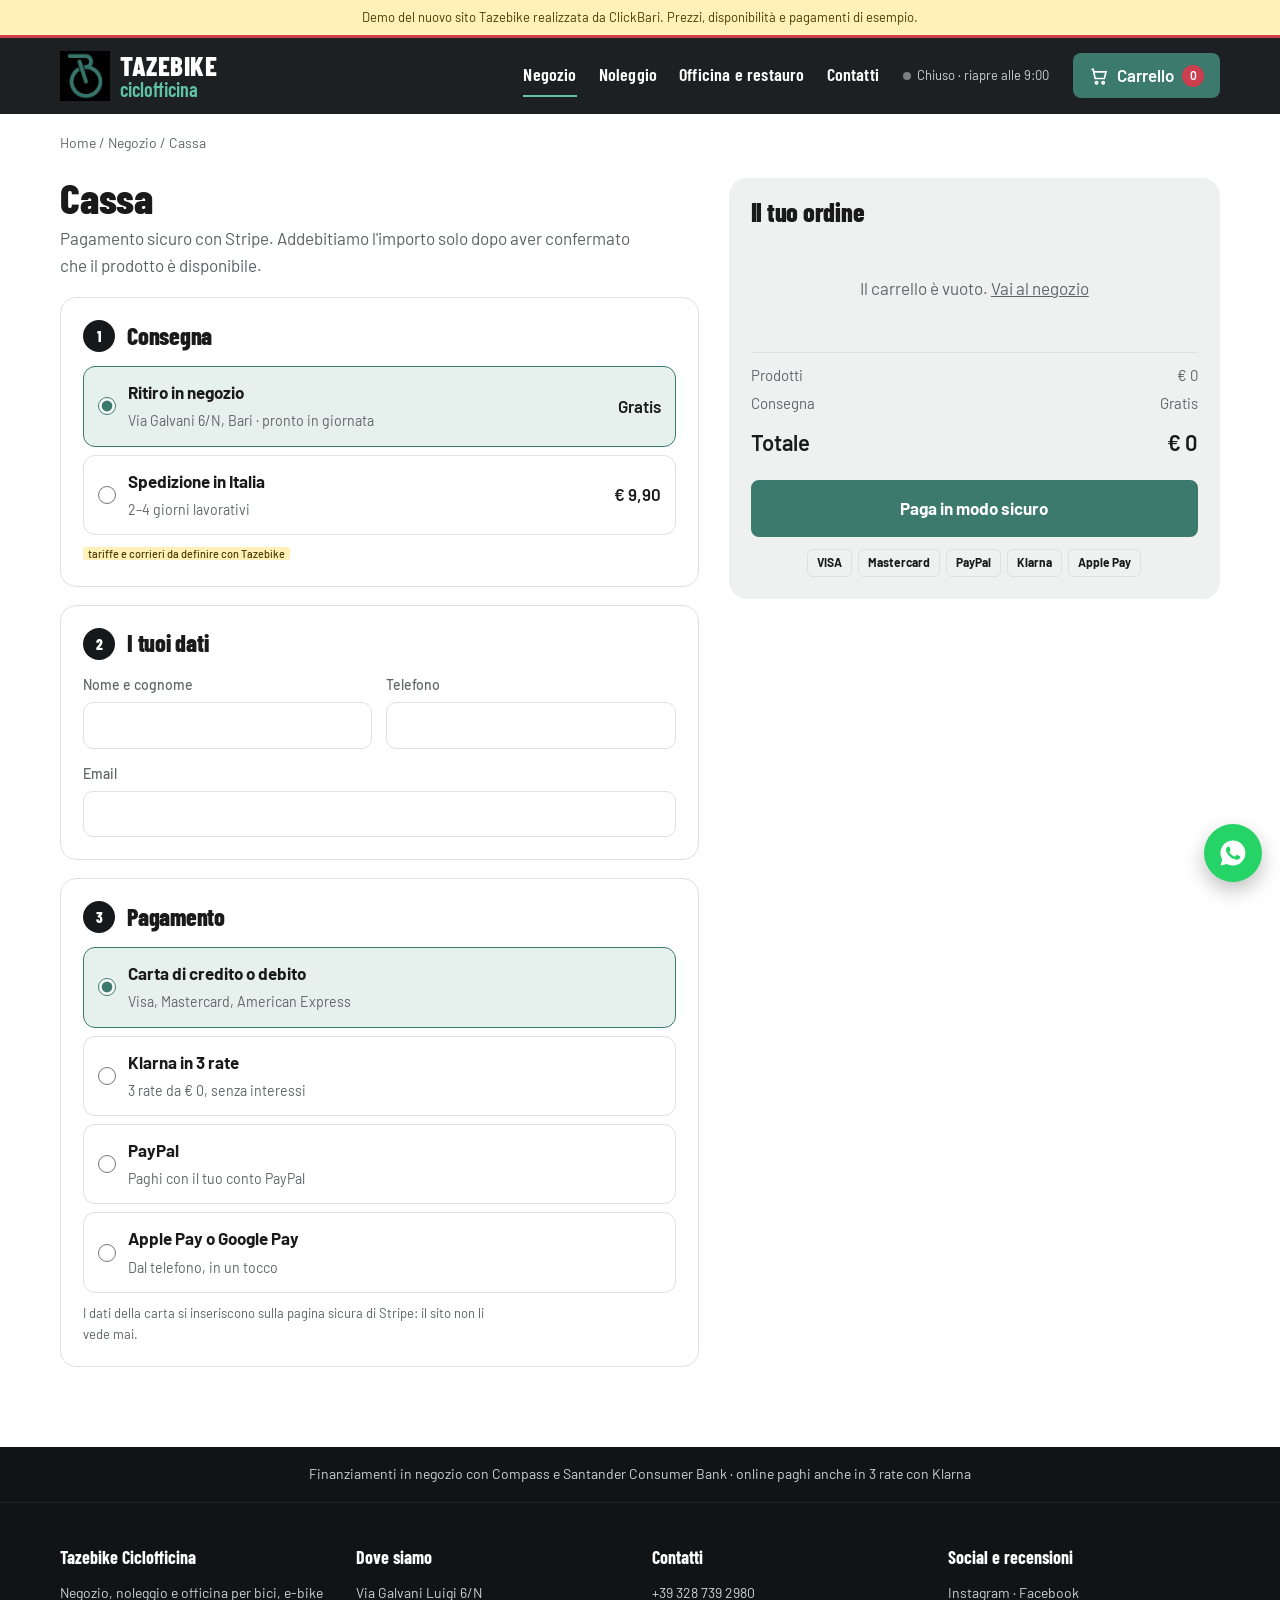
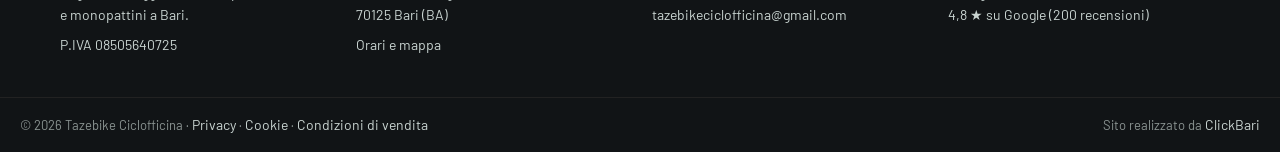
<file: demo/checkout.html>
<!doctype html>
<html lang="it">
<head>
<meta charset="utf-8">
<meta name="viewport" content="width=device-width, initial-scale=1">
<meta name="robots" content="noindex, nofollow">
<link rel="icon" href="img/logo-mark.jpg">
<link rel="preconnect" href="https://fonts.googleapis.com">
<link rel="preconnect" href="https://fonts.gstatic.com" crossorigin>
<link href="https://fonts.googleapis.com/css2?family=Barlow+Condensed:wght@600;700;800&family=Barlow:wght@400;500;600;700&display=swap" rel="stylesheet">
<link rel="stylesheet" href="assets/style.css">
<script src="assets/app.js"></script>
<title>Cassa · Tazebike</title>
</head>
<body>
<main class="wrap">
  <p class="crumbs"><a href="index.html">Home</a> / <a href="negozio.html">Negozio</a> / Cassa</p>
  <div class="co">
    <div>
      <h1>Cassa</h1>
      <p class="sub">Pagamento sicuro con Stripe. Addebitiamo l'importo solo dopo aver confermato che il prodotto è disponibile.</p>
      <div class="step">
        <h2><i>1</i>Consegna</h2>
        <div id="ship"></div>
      </div>
      <div class="step">
        <h2><i>2</i>I tuoi dati</h2>
        <div class="fields">
          <label class="field">Nome e cognome<input type="text" autocomplete="name"></label>
          <label class="field">Telefono<input type="tel" autocomplete="tel"></label>
          <label class="field full">Email<input type="email" autocomplete="email"></label>
          <label class="field full" id="addrF">Indirizzo di consegna<input type="text" autocomplete="street-address" placeholder="Via, numero, CAP, città"></label>
        </div>
      </div>
      <div class="step">
        <h2><i>3</i>Pagamento</h2>
        <label class="choice"><input type="radio" name="pay" value="card" checked><div><b>Carta di credito o debito</b><small>Visa, Mastercard, American Express</small></div></label>
        <label class="choice"><input type="radio" name="pay" value="klarna"><div><b>Klarna in 3 rate</b><small id="k3"></small></div></label>
        <label class="choice"><input type="radio" name="pay" value="paypal"><div><b>PayPal</b><small>Paghi con il tuo conto PayPal</small></div></label>
        <label class="choice"><input type="radio" name="pay" value="wallet"><div><b>Apple Pay o Google Pay</b><small>Dal telefono, in un tocco</small></div></label>
        <p class="sub" style="font-size:13px;margin-top:10px">I dati della carta si inseriscono sulla pagina sicura di Stripe: il sito non li vede mai.</p>
      </div>
    </div>
    <aside class="co-sum">
      <h2 style="font-size:26px;margin-bottom:10px">Il tuo ordine</h2>
      <div id="coItems"></div>
      <div style="border-top:1px solid var(--line);margin-top:10px;padding-top:10px;display:grid;gap:4px">
        <div class="row2"><span>Prodotti</span><span id="sub"></span></div>
        <div class="row2"><span>Consegna</span><span id="shipCost"></span></div>
        <div class="row2 t"><span>Totale</span><span id="tot"></span></div>
      </div>
      <button class="btn" style="width:100%;margin-top:14px" id="pay">Paga in modo sicuro</button>
      <div class="methods"><span>VISA</span><span>Mastercard</span><span>PayPal</span><span>Klarna</span><span>Apple Pay</span></div>
    </aside>
  </div>
</main>
<dialog id="dlg">
  <h3>Questa è una demo</h3>
  <p>Nel sito vero qui si apre la pagina di pagamento Stripe con il metodo scelto. Tazebike riceve una notifica, conferma la disponibilità e solo allora l'importo viene addebitato.</p>
  <form method="dialog"><button class="btn" style="width:100%">Ho capito</button></form>
</dialog>
<script>
layout('negozio');
const bike=Cart.hasBike(),sub=Cart.total();
const opts=[
  {v:0,t:'Ritiro in negozio',s:'Via Galvani 6/N, Bari · pronto in giornata',addr:false},
  ...(bike?[{v:29,t:'Consegna a casa, Bari e provincia',s:'Bici montata e regolata, in 2–3 giorni',addr:true},{v:59,t:'Corriere in tutta Italia',s:'Bici in imballo, 4–6 giorni lavorativi · corriere specializzato per e-bike',addr:true}]
         :[{v:sub>=79?0:9.9,t:'Spedizione in Italia',s:'2–4 giorni lavorativi'+(sub>=79?' · gratis sopra € 79':''),addr:true}])
];
$('#ship').innerHTML=opts.map((o,i)=>`<label class="choice"><input type="radio" name="ship" value="${i}" ${i===0?'checked':''}><div><b>${o.t}</b><small>${o.s}</small></div><span class="p">${o.v?eur(o.v):'Gratis'}</span></label>`).join('')+'<p class="sub" style="font-size:13px;margin-top:8px"><span class="todo">tariffe e corrieri da definire con Tazebike</span></p>';
$('#coItems').innerHTML=Cart.get().map(x=>{const p=product(x.id);return `<div class="it"><img src="${p.img}" alt=""><div class="t"><b>${p.name}</b>${x.size!=='Unica'?'Taglia '+x.size+' · ':''}Qtà ${x.qty}</div><span style="font-weight:600">${eur(p.price*x.qty)}</span></div>`}).join('')||'<p class="empty">Il carrello è vuoto. <a href="negozio.html">Vai al negozio</a></p>';
function upd(){const o=opts[+$('[name=ship]:checked').value];const tot=sub+o.v;
  $('#sub').textContent=eur(sub);$('#shipCost').textContent=o.v?eur(o.v):'Gratis';$('#tot').textContent=eur(tot);
  $('#k3').textContent='3 rate da '+rate3(tot)+', senza interessi';$('#addrF').style.display=o.addr?'':'none'}
document.addEventListener('change',upd);upd();
$('#pay').onclick=()=>$('#dlg').showModal();
</script>
</body>
</html>
</file>
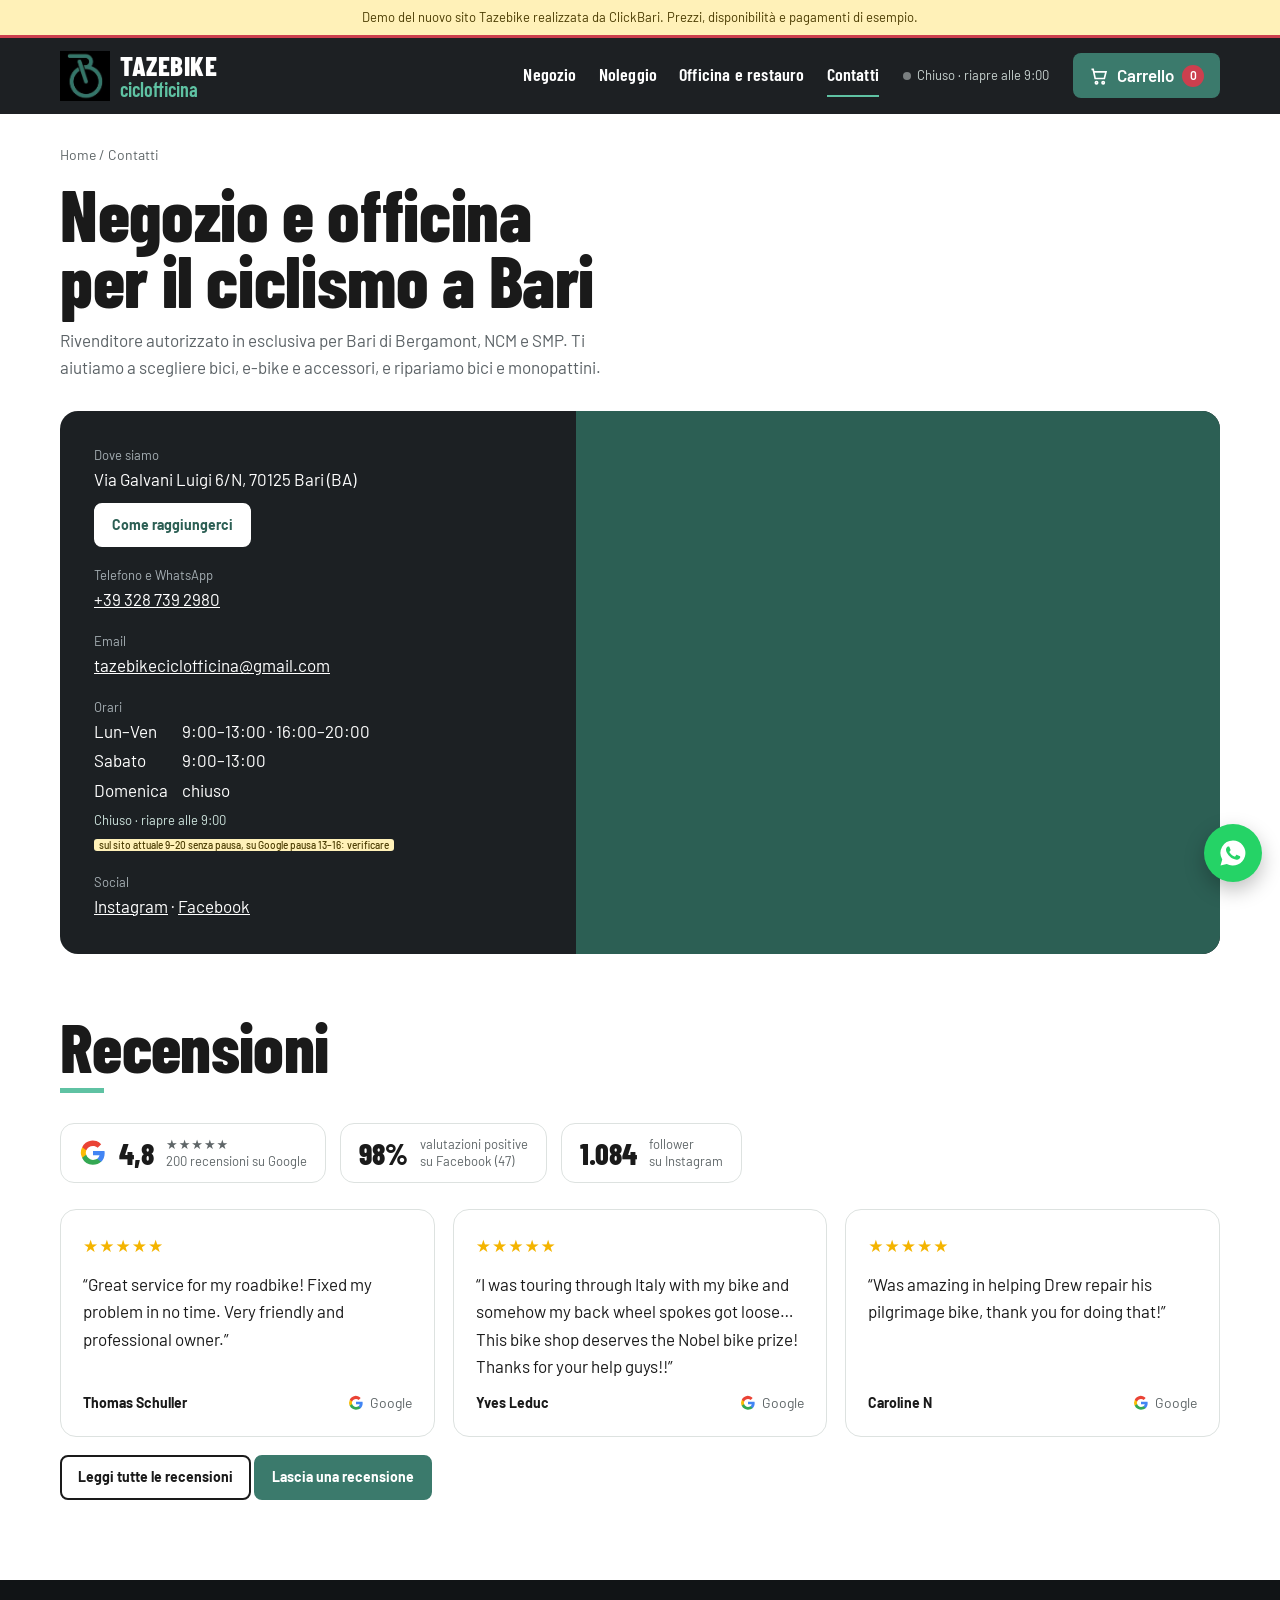
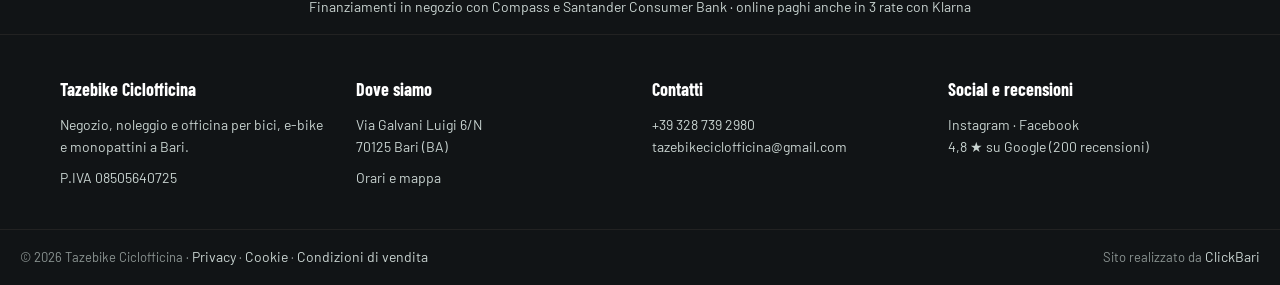
<file: demo/contatti.html>
<!doctype html>
<html lang="it">
<head>
<meta charset="utf-8">
<meta name="viewport" content="width=device-width, initial-scale=1">
<meta name="robots" content="noindex, nofollow">
<link rel="icon" href="img/logo-mark.jpg">
<link rel="preconnect" href="https://fonts.googleapis.com">
<link rel="preconnect" href="https://fonts.gstatic.com" crossorigin>
<link href="https://fonts.googleapis.com/css2?family=Barlow+Condensed:wght@600;700;800&family=Barlow:wght@400;500;600;700&display=swap" rel="stylesheet">
<link rel="stylesheet" href="assets/style.css">
<script src="assets/app.js"></script>
<title>Contatti e orari · Tazebike Ciclofficina Bari</title>
<meta name="description" content="Tazebike Ciclofficina, Via Galvani 6/N, Bari. Orari, telefono, WhatsApp, mappa e recensioni.">
</head>
<body>
<main>
<section style="padding:30px 0 60px">
  <div class="wrap">
    <p class="crumbs" style="padding:0 0 14px"><a href="index.html">Home</a> / Contatti</p>
    <h1 style="font-size:clamp(40px,6vw,72px)">Negozio e officina<br>per il ciclismo a Bari</h1>
    <p class="sub" style="font-size:17px;margin-top:14px">Rivenditore autorizzato in esclusiva per Bari di Bergamont, NCM e SMP. Ti aiutiamo a scegliere bici, e-bike e accessori, e ripariamo bici e monopattini.</p>
    <div class="contact" style="margin-top:30px">
      <div class="info">
        <div><dt>Dove siamo</dt><dd>Via Galvani Luigi 6/N, 70125 Bari (BA)</dd><a class="btn small" style="background:#fff;color:var(--teal-dark);border-color:#fff;margin-top:10px" href="https://www.google.com/maps/dir/?api=1&destination=Tazebike+Via+Luigi+Galvani+6+Bari" target="_blank" rel="noopener">Come raggiungerci</a></div>
        <div><dt>Telefono e WhatsApp</dt><dd><a href="tel:+393287392980">+39 328 739 2980</a></dd></div>
        <div><dt>Email</dt><dd><a href="mailto:tazebikeciclofficina@gmail.com">tazebikeciclofficina@gmail.com</a></dd></div>
        <div><dt>Orari</dt><dd class="hours"><span>Lun–Ven</span><span>9:00–13:00 · 16:00–20:00</span><span>Sabato</span><span>9:00–13:00</span><span>Domenica</span><span>chiuso</span></dd>
          <p style="font-size:13px;color:#CFE5DF;margin-top:6px" id="openTxt"></p><p style="font-size:12px;margin-top:4px"><span class="todo">sul sito attuale 9–20 senza pausa, su Google pausa 13–16: verificare</span></p></div>
        <div><dt>Social</dt><dd><a href="https://www.instagram.com/tazebikeofficial/" target="_blank" rel="noopener">Instagram</a> · <a href="https://www.facebook.com/tazebike/" target="_blank" rel="noopener">Facebook</a></dd></div>
      </div>
      <iframe title="Mappa Tazebike, Via Galvani 6/N, Bari" loading="lazy" referrerpolicy="no-referrer-when-downgrade" src="https://www.google.com/maps?q=Tazebike+Ciclofficina,+Via+Luigi+Galvani+6,+Bari&output=embed"></iframe>
    </div>
  </div>
</section>
<section style="padding-top:0">
  <div class="wrap">
    <div class="sec-head"><div><h2>Recensioni</h2><span class="dash"></span></div></div>
    <div id="reviews"></div>
  </div>
</section>
</main>
<script>
layout('contatti');
$('#reviews').innerHTML=reviewsHTML();
$('#openTxt').textContent=openState().txt;
</script>
</body>
</html>
</file>
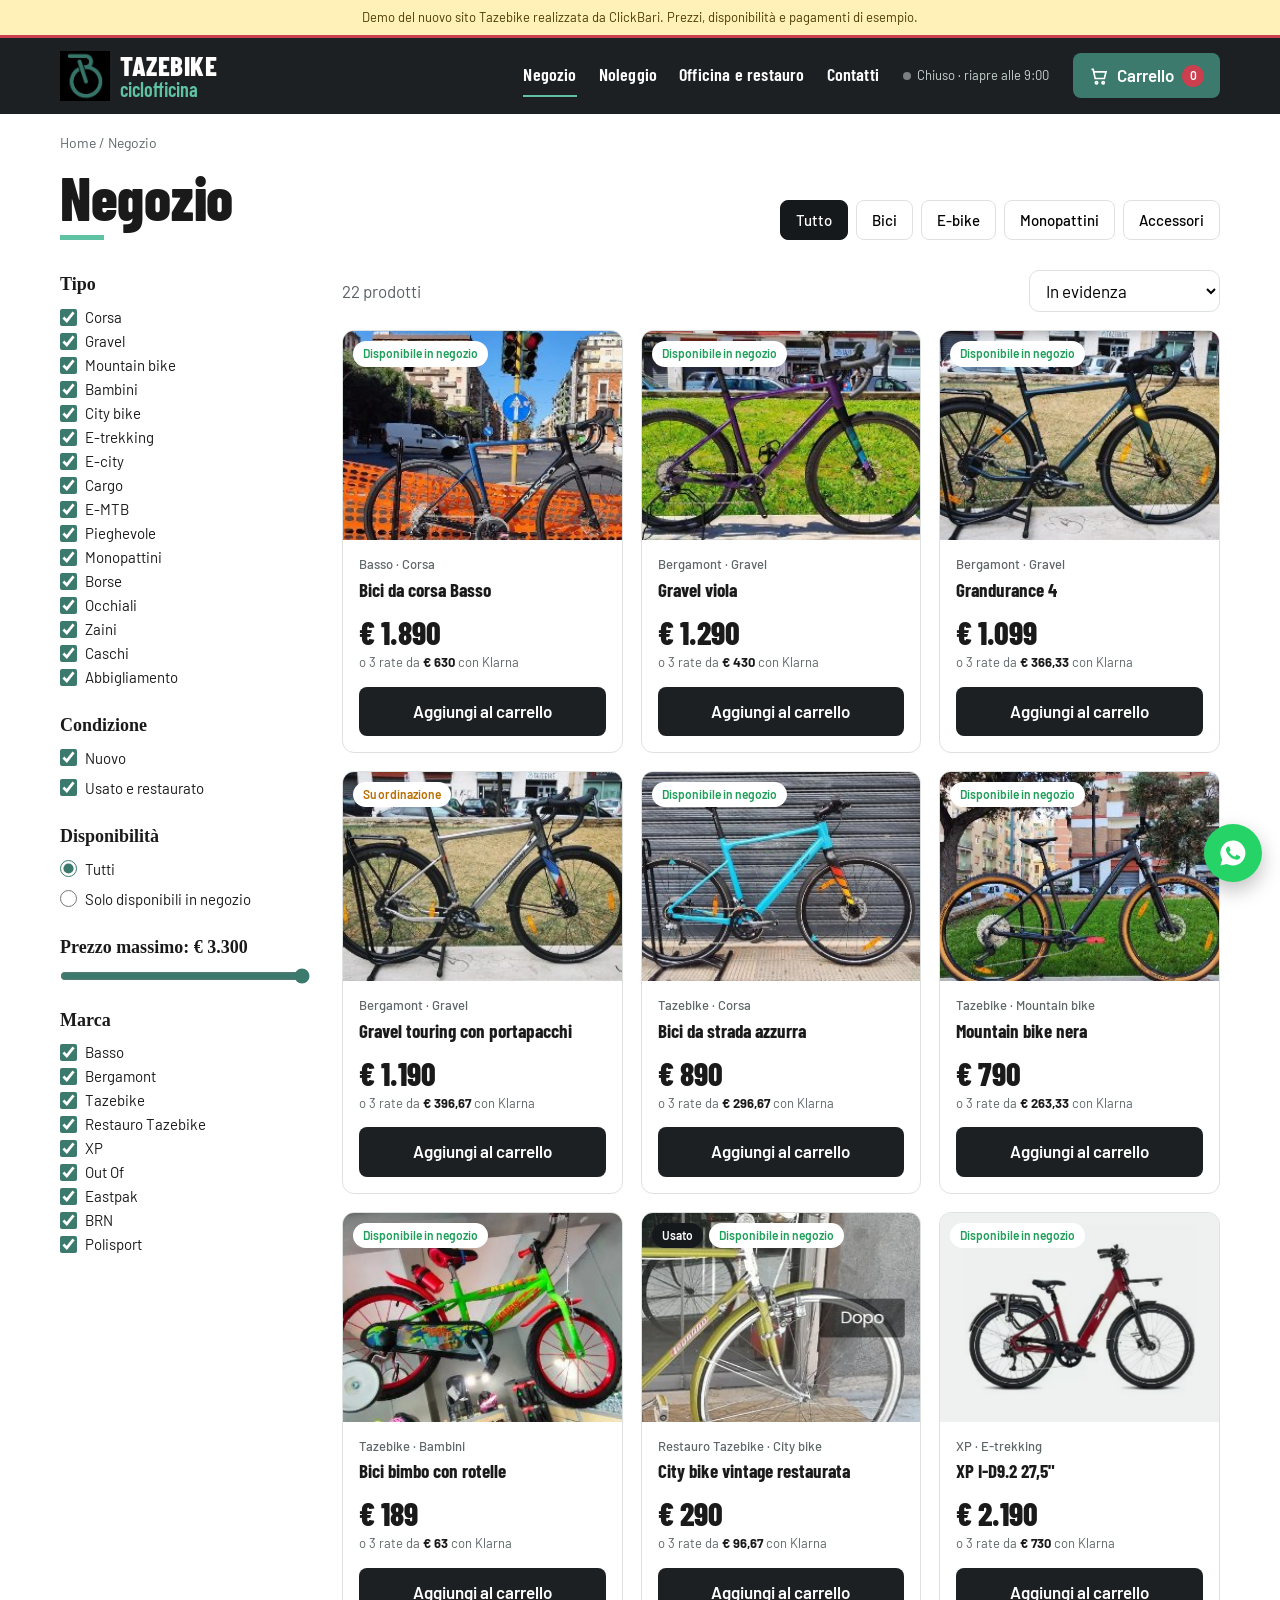
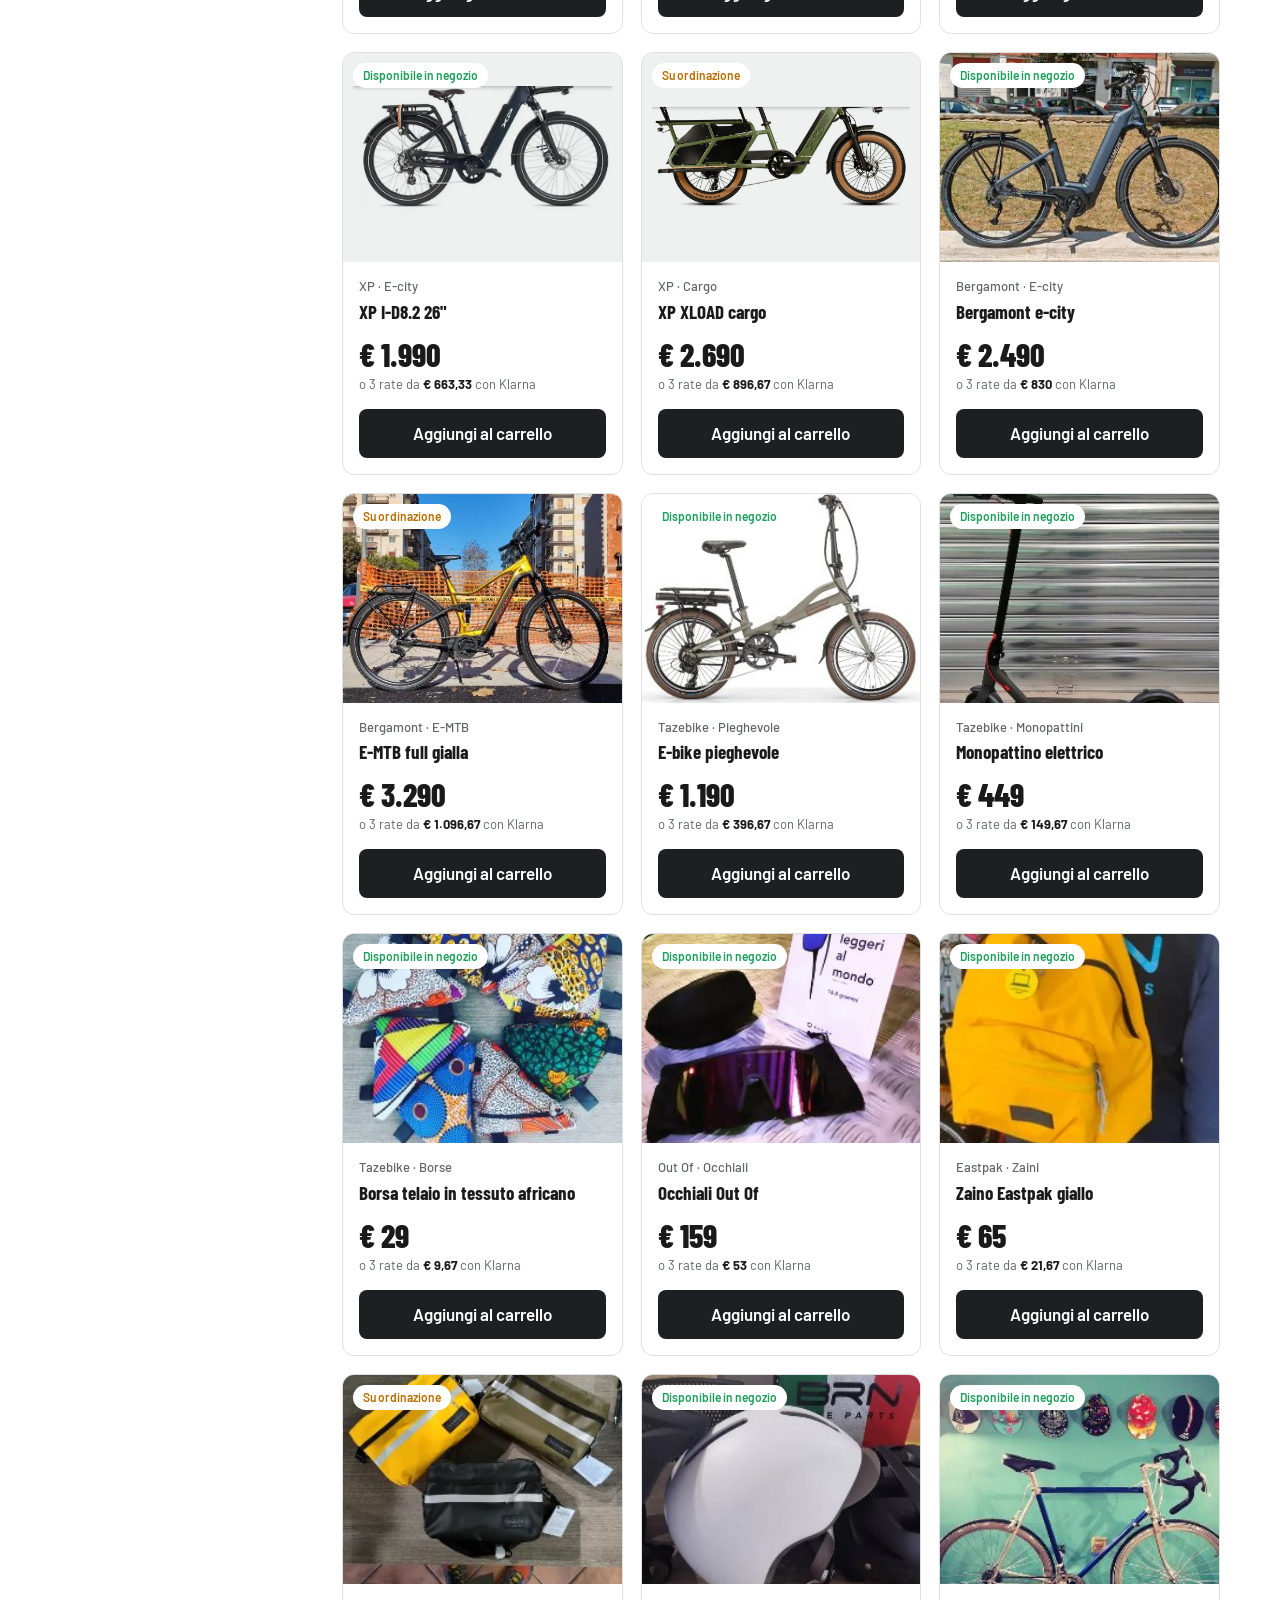
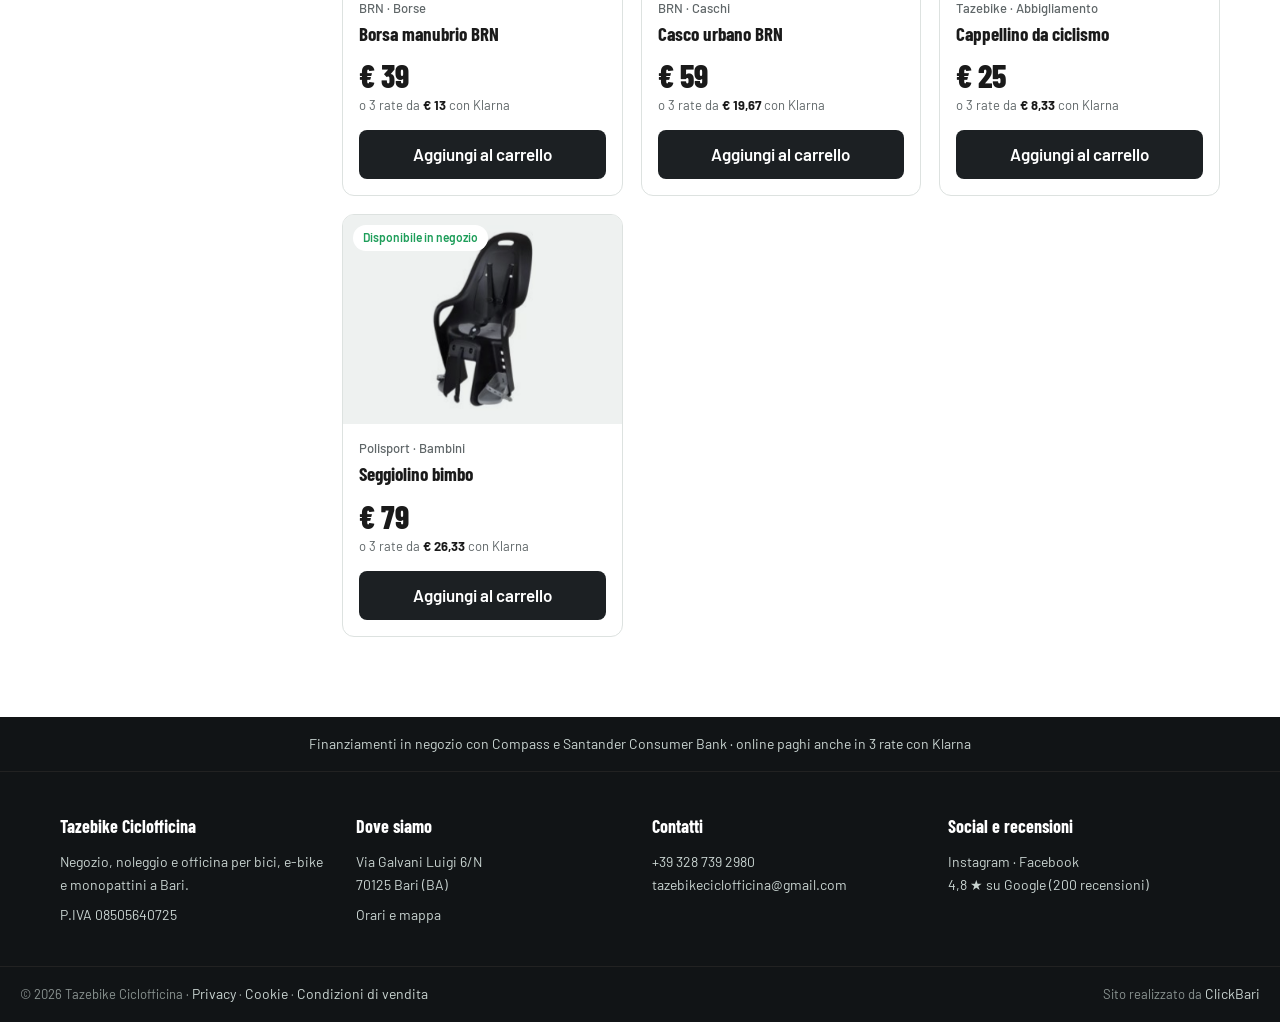
<file: demo/negozio.html>
<!doctype html>
<html lang="it">
<head>
<meta charset="utf-8">
<meta name="viewport" content="width=device-width, initial-scale=1">
<meta name="robots" content="noindex, nofollow">
<link rel="icon" href="img/logo-mark.jpg">
<link rel="preconnect" href="https://fonts.googleapis.com">
<link rel="preconnect" href="https://fonts.gstatic.com" crossorigin>
<link href="https://fonts.googleapis.com/css2?family=Barlow+Condensed:wght@600;700;800&family=Barlow:wght@400;500;600;700&display=swap" rel="stylesheet">
<link rel="stylesheet" href="assets/style.css">
<script src="assets/app.js"></script>
<title>Negozio · Bici, e-bike e accessori a Bari · Tazebike</title>
<meta name="description" content="Compra online bici, e-bike, monopattini e accessori Tazebike. Ritiro in negozio a Bari o spedizione in tutta Italia, paga anche in 3 rate con Klarna.">
</head>
<body>
<main class="wrap">
  <p class="crumbs"><a href="index.html">Home</a> / Negozio</p>
  <div class="sec-head" style="margin:16px 0 0"><div><h1 style="font-size:clamp(40px,5vw,60px)">Negozio</h1><span class="dash"></span></div>
    <div class="chips" role="group" aria-label="Categoria" id="catChips"></div></div>
  <div class="shop">
    <aside class="filters" id="filters" aria-label="Filtri">
      <fieldset><legend>Tipo</legend><div id="subs"></div></fieldset>
      <fieldset><legend>Condizione</legend>
        <label><input type="checkbox" name="cond" value="nuovo" checked> Nuovo</label>
        <label><input type="checkbox" name="cond" value="usato" checked> Usato e restaurato</label></fieldset>
      <fieldset><legend>Disponibilità</legend>
        <label><input type="radio" name="stock" value="all" checked> Tutti</label>
        <label><input type="radio" name="stock" value="in"> Solo disponibili in negozio</label></fieldset>
      <fieldset><legend>Prezzo massimo: <span id="maxOut"></span></legend><input type="range" id="max" min="20" max="3300" step="10" value="3300" aria-label="Prezzo massimo"></fieldset>
      <fieldset><legend>Marca</legend><div id="brands"></div></fieldset>
    </aside>
    <div>
      <div class="toolbar">
        <span id="resCount" class="sub"></span>
        <div style="display:flex;gap:10px;align-items:center">
          <button class="btn ghost small show-filters" id="showF" aria-expanded="false">Filtri</button>
          <label class="sr" for="sort">Ordina</label>
          <select id="sort"><option value="rel">In evidenza</option><option value="asc">Prezzo crescente</option><option value="desc">Prezzo decrescente</option></select>
        </div>
      </div>
      <div class="grid" id="grid"></div>
    </div>
  </div>
</main>
<script>
layout('negozio');
const qs=new URLSearchParams(location.search);
let cat=qs.get('cat')||'all';
const chips=$('#catChips');
chips.innerHTML=[['all','Tutto'],...Object.entries(CATS)].map(([k,v])=>`<button class="chip" data-c="${k}" aria-pressed="${k===cat}">${k==='acc'?'Accessori':v}</button>`).join('');
chips.onclick=e=>{const b=e.target.closest('.chip');if(!b)return;cat=b.dataset.c;$$('.chip',chips).forEach(x=>x.setAttribute('aria-pressed',x===b));buildFacets();draw();history.replaceState(null,'',cat==='all'?'negozio.html':'negozio.html?cat='+cat)};
function pool(){return PRODUCTS.filter(p=>cat==='all'||p.cat===cat)}
function buildFacets(){
  const subs=[...new Set(pool().map(p=>p.sub))],brands=[...new Set(pool().map(p=>p.brand))];
  $('#subs').innerHTML=subs.map(s=>`<label><input type="checkbox" name="sub" value="${s}" checked> ${s}</label>`).join('');
  $('#brands').innerHTML=brands.map(s=>`<label><input type="checkbox" name="brand" value="${s}" checked> ${s}</label>`).join('');
}
function draw(){
  const on=n=>$$(`[name=${n}]:checked`).map(i=>i.value);
  const max=+$('#max').value;$('#maxOut').textContent=eur(max);
  const stock=$('[name=stock]:checked').value;
  let r=pool().filter(p=>on('sub').includes(p.sub)&&on('brand').includes(p.brand)&&on('cond').includes(p.cond)&&p.price<=max&&(stock==='all'||p.stock==='in'));
  const s=$('#sort').value;if(s==='asc')r.sort((a,b)=>a.price-b.price);if(s==='desc')r.sort((a,b)=>b.price-a.price);
  $('#resCount').textContent=r.length+(r.length===1?' prodotto':' prodotti');
  $('#grid').innerHTML=r.length?r.map(cardHTML).join(''):'<p class="empty">Nessun prodotto con questi filtri. Prova ad allargare la ricerca, oppure <a href="'+waLink('Ciao Tazebike, cerco ')+'">chiedici su WhatsApp</a>.</p>';
}
$('#filters').addEventListener('input',draw);$('#sort').onchange=draw;
$('#showF').onclick=()=>{const f=$('#filters');f.classList.toggle('show');$('#showF').setAttribute('aria-expanded',f.classList.contains('show'))};
buildFacets();draw();
</script>
</body>
</html>
</file>
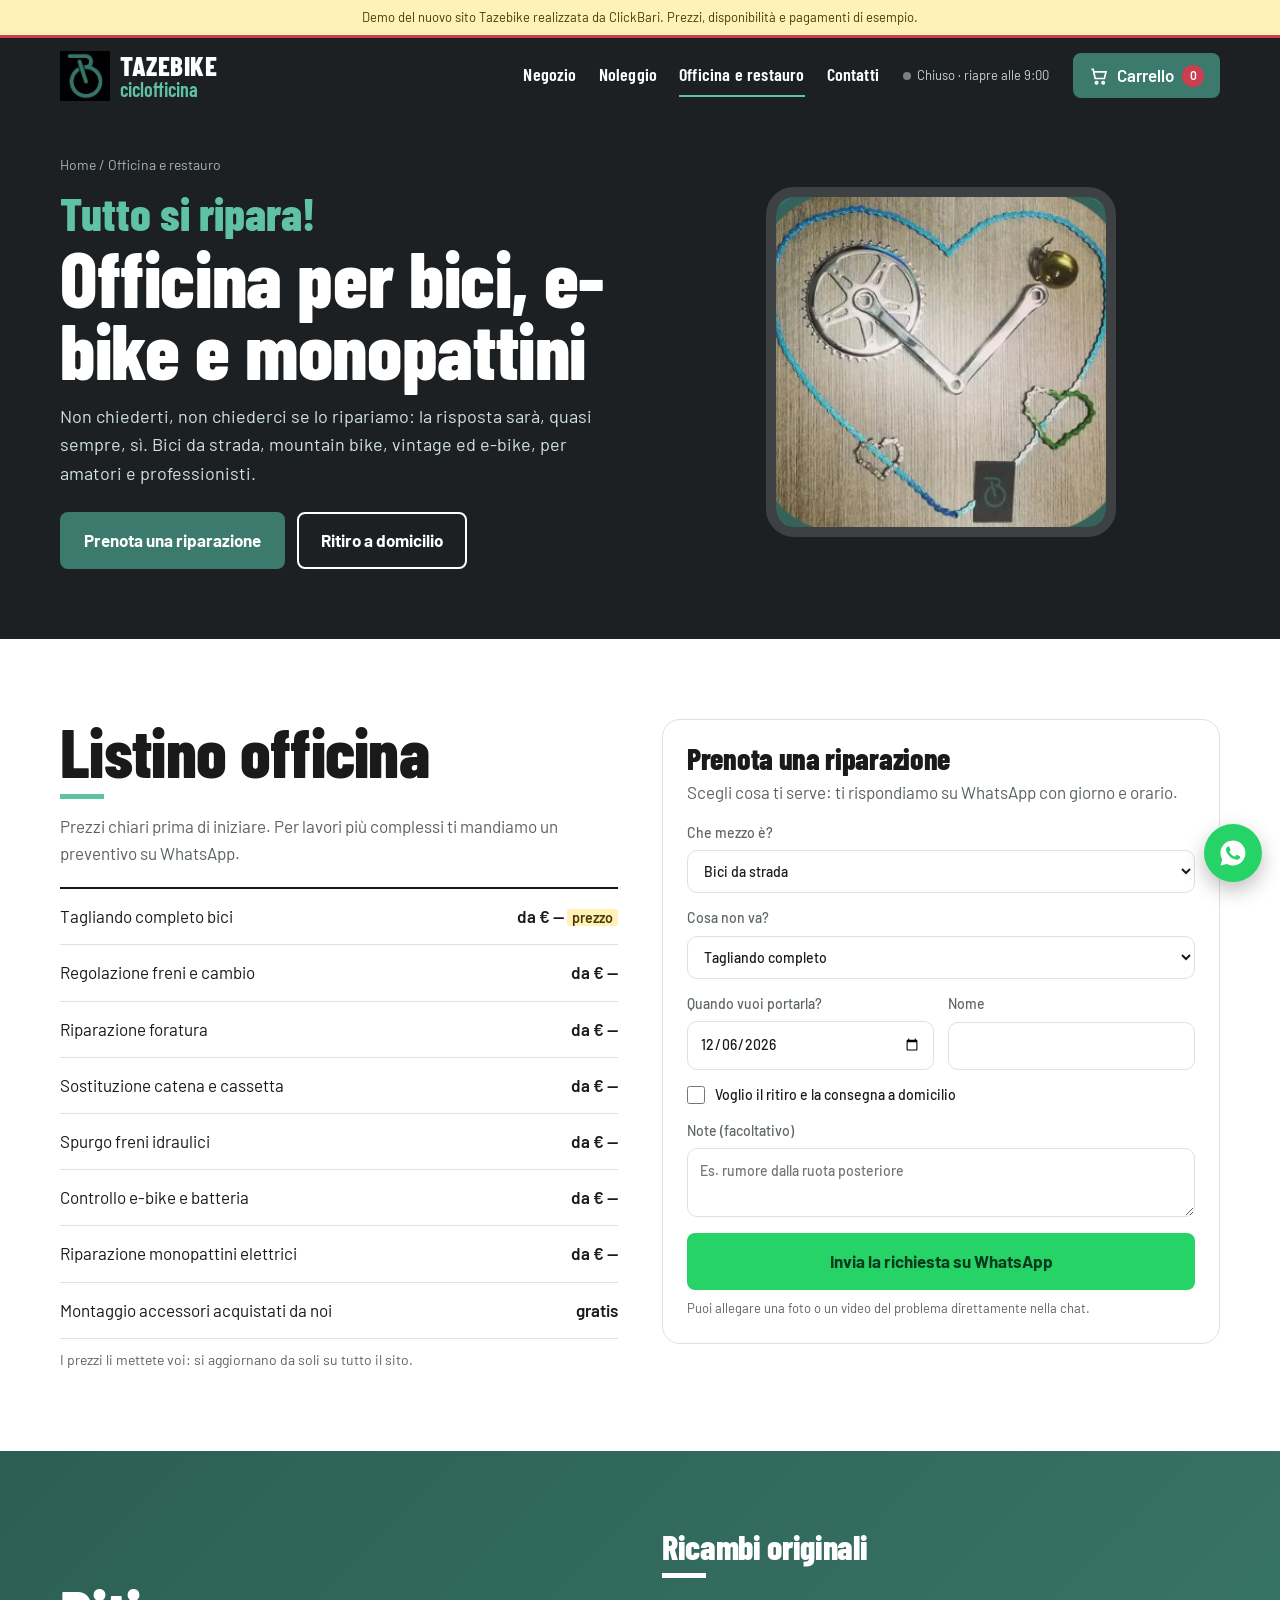
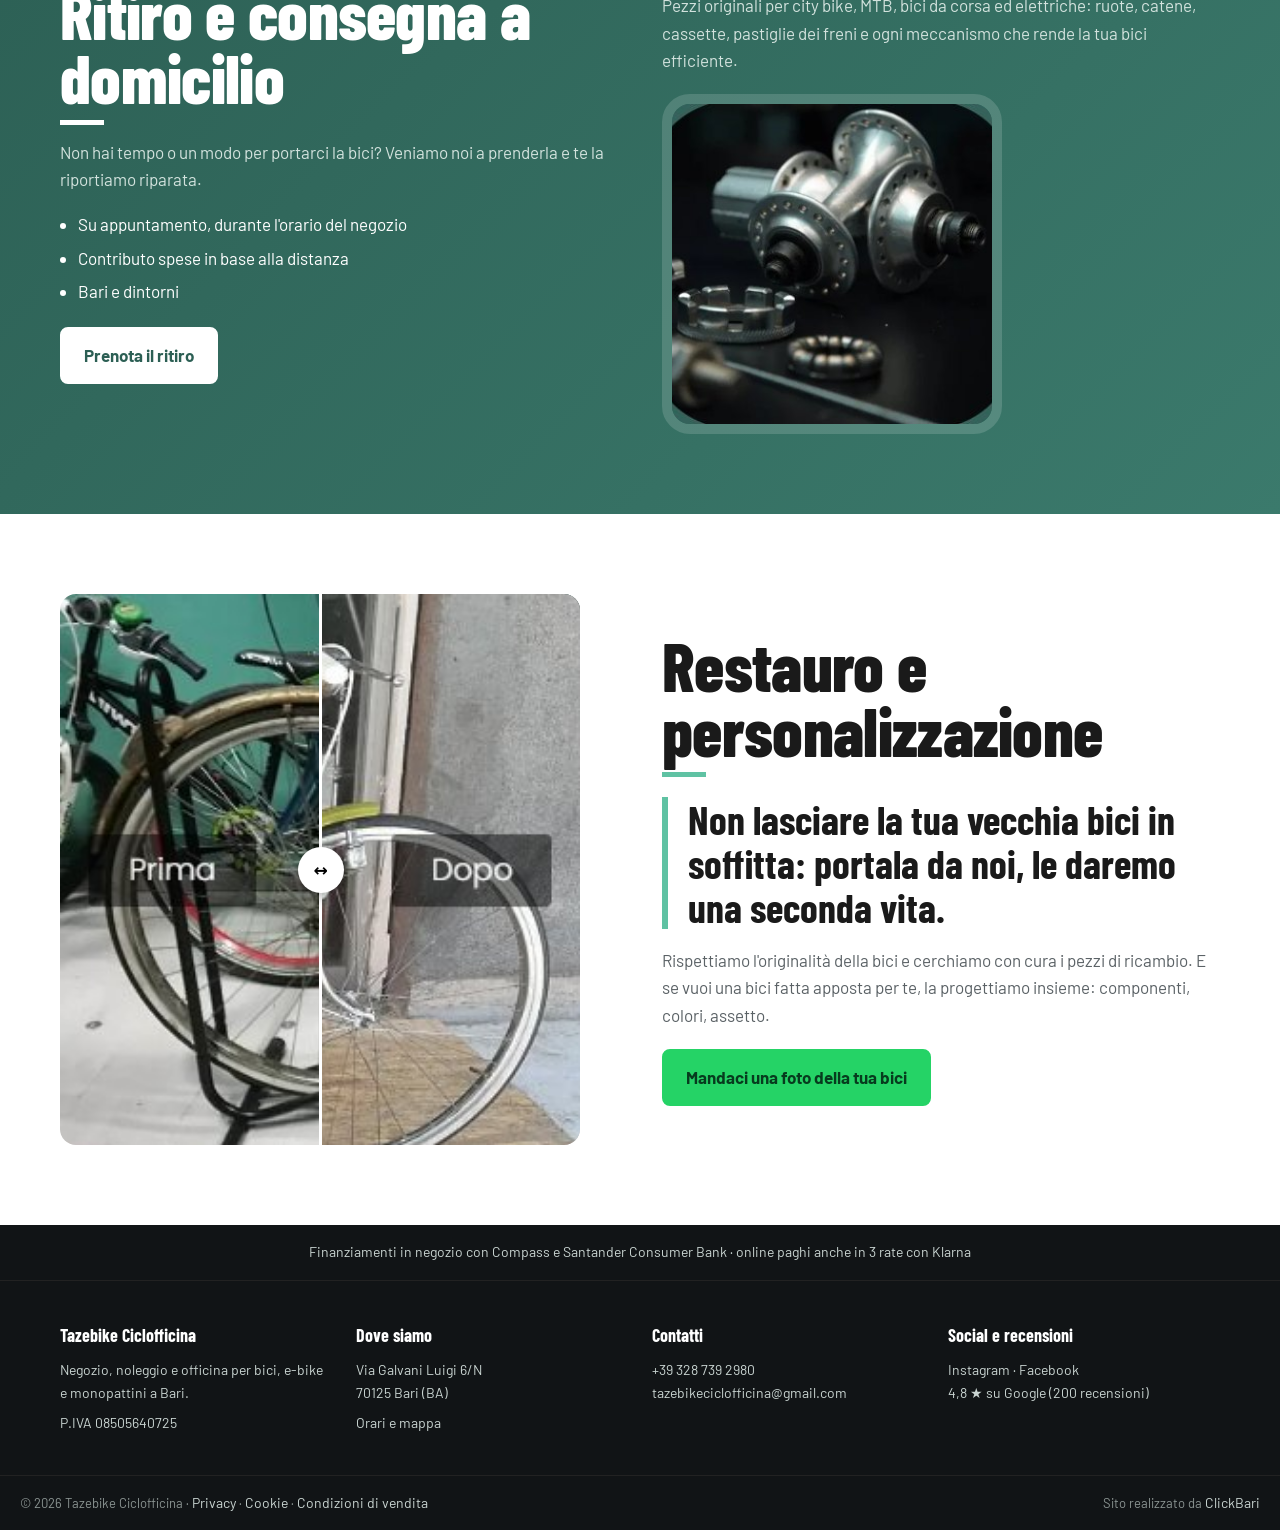
<file: demo/officina.html>
<!doctype html>
<html lang="it">
<head>
<meta charset="utf-8">
<meta name="viewport" content="width=device-width, initial-scale=1">
<meta name="robots" content="noindex, nofollow">
<link rel="icon" href="img/logo-mark.jpg">
<link rel="preconnect" href="https://fonts.googleapis.com">
<link rel="preconnect" href="https://fonts.gstatic.com" crossorigin>
<link href="https://fonts.googleapis.com/css2?family=Barlow+Condensed:wght@600;700;800&family=Barlow:wght@400;500;600;700&display=swap" rel="stylesheet">
<link rel="stylesheet" href="assets/style.css">
<script src="assets/app.js"></script>
<title>Officina e riparazione bici a Bari · Tazebike</title>
<meta name="description" content="Riparazione di bici, e-bike e monopattini a Bari con ricambi originali. Ritiro e consegna a domicilio, personalizzazioni e restauro di bici d'epoca.">
</head>
<body>
<main>
<section class="slant-dark" style="padding:40px 0 70px">
  <div class="wrap two">
    <div>
      <p class="crumbs" style="color:#A9B4B1;padding:0 0 14px"><a href="index.html">Home</a> / Officina e restauro</p>
      <p class="hand" style="font-size:46px;line-height:1;color:var(--leaf)">Tutto si ripara!</p>
      <h1 style="font-size:clamp(44px,6.4vw,78px);margin-top:6px">Officina per bici, e-bike e monopattini</h1>
      <p class="sub" style="font-size:18px;margin-top:16px">Non chiederti, non chiederci se lo ripariamo: la risposta sarà, quasi sempre, sì. Bici da strada, mountain bike, vintage ed e-bike, per amatori e professionisti.</p>
      <div style="display:flex;gap:12px;flex-wrap:wrap;margin-top:24px"><a class="btn" href="#prenota">Prenota una riparazione</a><a class="btn ghost" href="#ritiro">Ritiro a domicilio</a></div>
    </div>
    <div class="round" style="max-width:440px;justify-self:center"><img src="img/catena-cuore.jpg" alt="Cuore fatto con una catena di bici e una corona, in officina Tazebike"></div>
  </div>
</section>

<section>
  <div class="wrap two" style="align-items:start">
    <div>
      <h2>Listino officina</h2><span class="dash"></span>
      <p class="sub" style="margin:14px 0 20px">Prezzi chiari prima di iniziare. Per lavori più complessi ti mandiamo un preventivo su WhatsApp.</p>
      <ul class="svc-list">
        <li><span>Tagliando completo bici</span><span>da € — <span class="todo">prezzo</span></span></li>
        <li><span>Regolazione freni e cambio</span><span>da € —</span></li>
        <li><span>Riparazione foratura</span><span>da € —</span></li>
        <li><span>Sostituzione catena e cassetta</span><span>da € —</span></li>
        <li><span>Spurgo freni idraulici</span><span>da € —</span></li>
        <li><span>Controllo e-bike e batteria</span><span>da € —</span></li>
        <li><span>Riparazione monopattini elettrici</span><span>da € —</span></li>
        <li><span>Montaggio accessori acquistati da noi</span><span>gratis</span></li>
      </ul>
      <p class="sub" style="font-size:14px;margin-top:10px">I prezzi li mettete voi: si aggiornano da soli su tutto il sito.</p>
    </div>
    <div class="panel" id="prenota">
      <h2 style="font-size:30px">Prenota una riparazione</h2>
      <p class="sub" style="margin:6px 0 16px">Scegli cosa ti serve: ti rispondiamo su WhatsApp con giorno e orario.</p>
      <div class="fields">
        <label class="field full">Che mezzo è?<select id="mezzo"><option>Bici da strada</option><option>Gravel</option><option>Mountain bike</option><option>City bike</option><option>E-bike</option><option>Monopattino elettrico</option><option>Bici d'epoca</option></select></label>
        <label class="field full">Cosa non va?<select id="prob"><option>Tagliando completo</option><option>Freni</option><option>Cambio</option><option>Foratura</option><option>Ruota o raggi</option><option>Batteria o motore e-bike</option><option>Altro</option></select></label>
        <label class="field">Quando vuoi portarla?<input type="date" id="quando"></label>
        <label class="field">Nome<input type="text" id="nome" autocomplete="name"></label>
        <label class="field full" style="flex-direction:row;display:flex;align-items:center;gap:10px;color:#1A1A1A"><input type="checkbox" id="ritiroCk" style="width:18px;height:18px;accent-color:var(--teal)"> Voglio il ritiro e la consegna a domicilio</label>
        <label class="field full">Note (facoltativo)<textarea id="note" rows="2" placeholder="Es. rumore dalla ruota posteriore"></textarea></label>
      </div>
      <a class="btn wa" style="width:100%;margin-top:16px" id="repBtn" href="#" target="_blank" rel="noopener">Invia la richiesta su WhatsApp</a>
      <p class="sub" style="font-size:13px;margin-top:8px">Puoi allegare una foto o un video del problema direttamente nella chat.</p>
    </div>
  </div>
</section>

<section class="slant-teal" id="ritiro">
  <div class="wrap two">
    <div>
      <h2>Ritiro e consegna a domicilio</h2><span class="dash" style="background:#fff"></span>
      <p class="sub" style="margin-top:14px;font-size:17px">Non hai tempo o un modo per portarci la bici? Veniamo noi a prenderla e te la riportiamo riparata.</p>
      <ul style="margin:18px 0 0 18px;display:grid;gap:6px">
        <li>Su appuntamento, durante l'orario del negozio</li>
        <li>Contributo spese in base alla distanza</li>
        <li>Bari e dintorni</li>
      </ul>
      <a class="btn" style="background:#fff;color:var(--teal-dark);border-color:#fff;margin-top:22px" href="#prenota">Prenota il ritiro</a>
    </div>
    <div>
      <h2 style="font-size:34px">Ricambi originali</h2><span class="dash" style="background:#fff"></span>
      <p class="sub" style="margin-top:14px">Pezzi originali per city bike, MTB, bici da corsa ed elettriche: ruote, catene, cassette, pastiglie dei freni e ogni meccanismo che rende la tua bici efficiente.</p>
      <div class="round" style="margin-top:20px;max-width:340px"><img src="img/mozzi.jpg" alt="Mozzi e ricambi originali"></div>
    </div>
  </div>
</section>

<section>
  <div class="wrap two">
    <div class="ba" style="width:100%">
      <img src="img/restauro-prima.jpg" alt="Bici d'epoca prima del restauro">
      <img class="after" src="img/restauro-dopo.jpg" alt="La stessa bici dopo il restauro">
      <div class="handle"></div>
      <input type="range" min="0" max="100" value="50" aria-label="Confronta prima e dopo il restauro">
    </div>
    <div>
      <h2>Restauro e personalizzazione</h2><span class="dash"></span>
      <p class="quote" style="margin-top:20px">Non lasciare la tua vecchia bici in soffitta: portala da noi, le daremo una seconda vita.</p>
      <p class="sub" style="margin-top:18px">Rispettiamo l'originalità della bici e cerchiamo con cura i pezzi di ricambio. E se vuoi una bici fatta apposta per te, la progettiamo insieme: componenti, colori, assetto.</p>
      <a class="btn wa" style="margin-top:20px" href="#" id="restBtn" target="_blank" rel="noopener">Mandaci una foto della tua bici</a>
    </div>
  </div>
</section>
</main>
<script>
layout('officina');
const q=$('#quando');const t=new Date();t.setDate(t.getDate()+1);q.value=t.toISOString().slice(0,10);q.min=new Date().toISOString().slice(0,10);
function rep(){
  const d=q.value.split('-').reverse().join('/');
  const m=`Ciao Tazebike, vorrei prenotare una riparazione. Mezzo: ${$('#mezzo').value}. Problema: ${$('#prob').value}. Vorrei portarla il ${d}.${$('#ritiroCk').checked?' Mi serve il ritiro e la consegna a domicilio.':''}${$('#note').value?' Note: '+$('#note').value:''}${$('#nome').value?' Nome: '+$('#nome').value:''}`;
  $('#repBtn').href=waLink(m);
}
$('#prenota').addEventListener('input',rep);$('#prenota').addEventListener('change',rep);rep();
$('#restBtn').href=waLink('Ciao Tazebike, ho una bici da restaurare/personalizzare. Vi mando qualche foto.');
initBA();
</script>
</body>
</html>
</file>
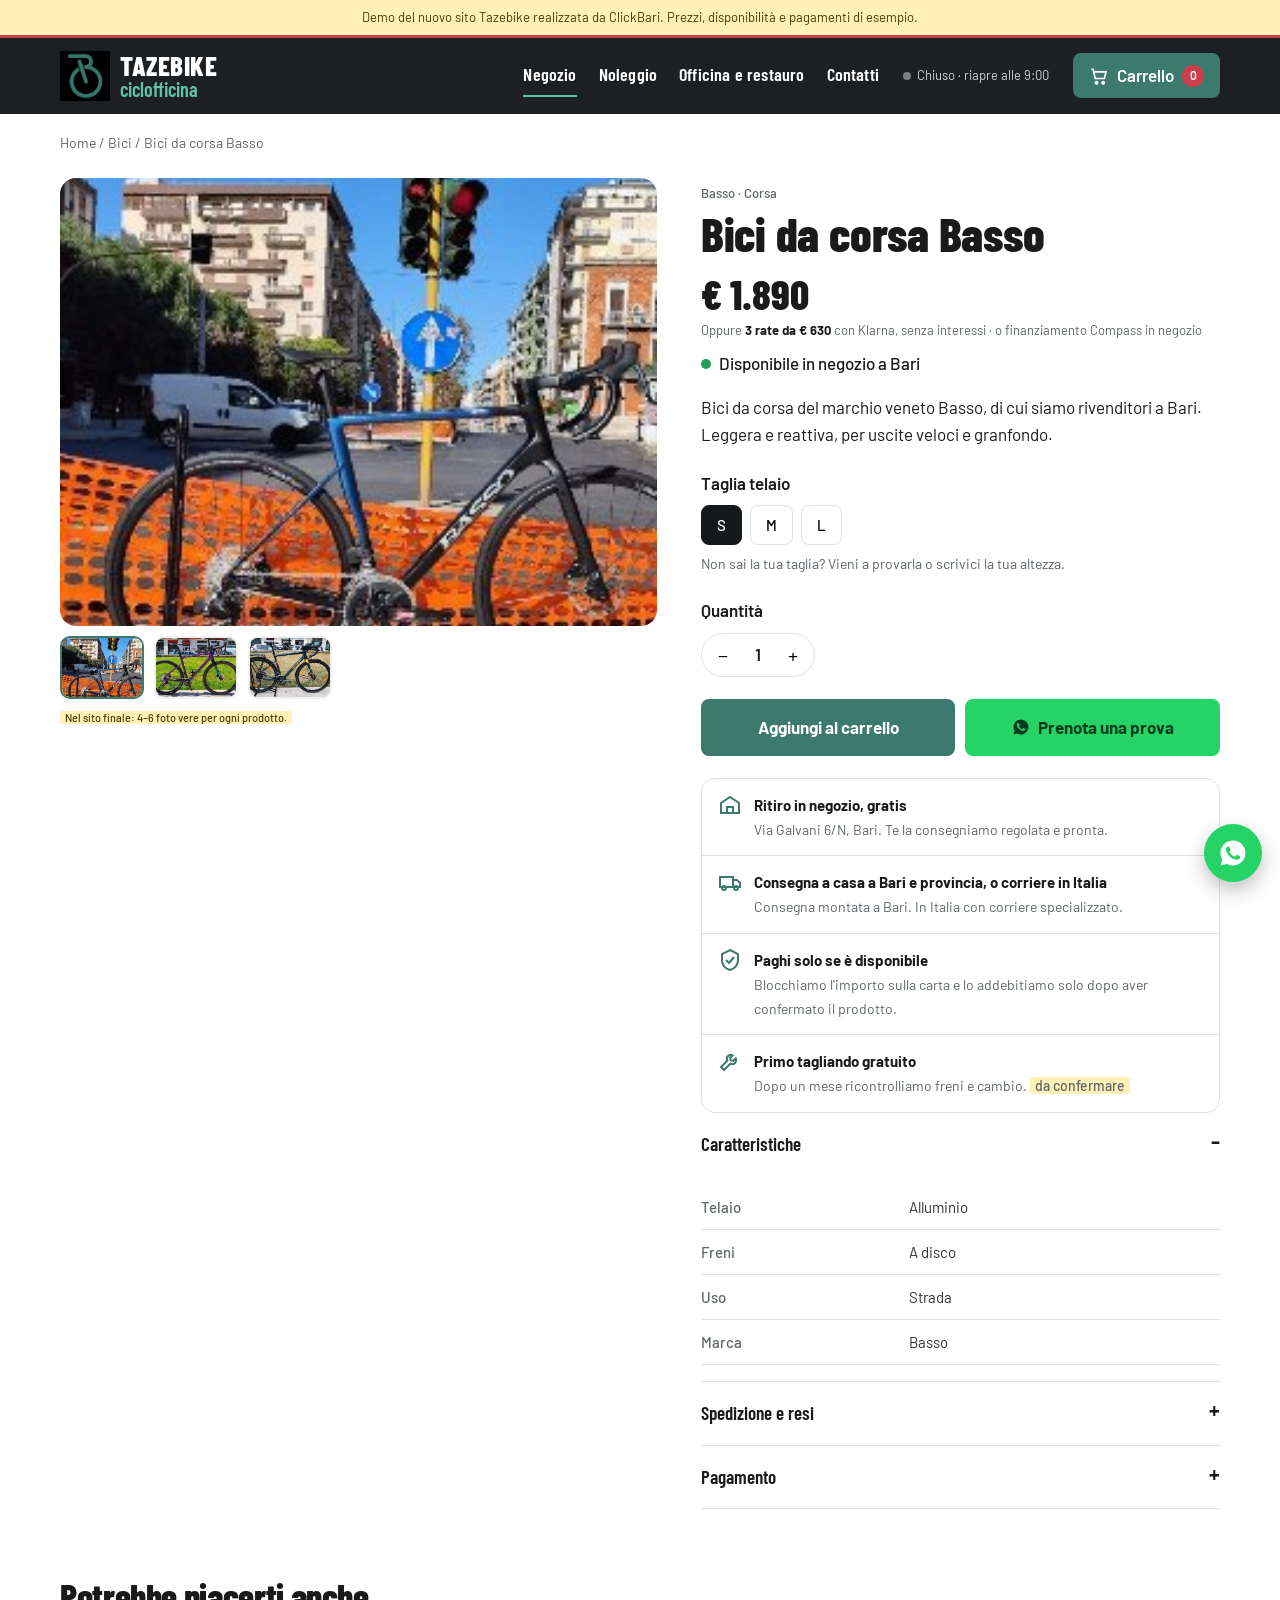
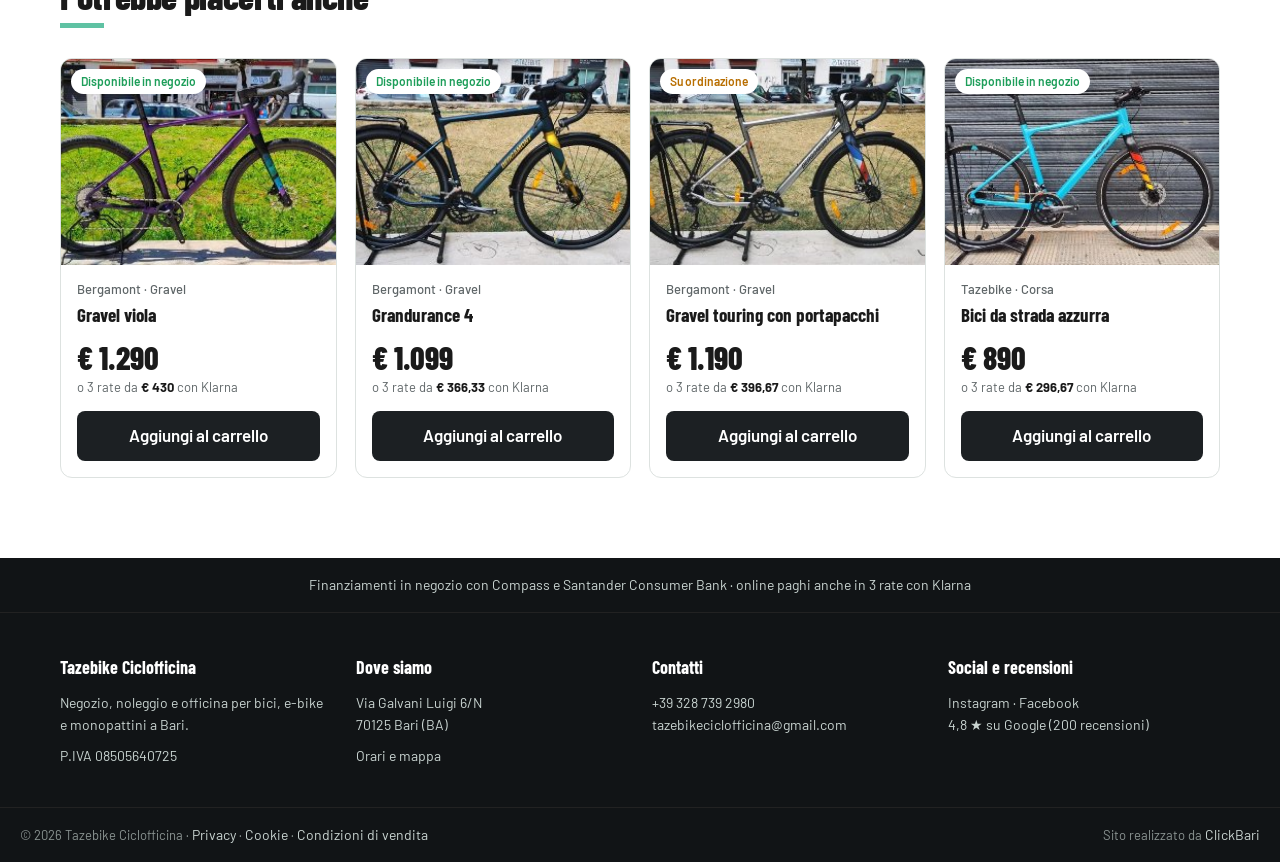
<file: demo/prodotto.html>
<!doctype html>
<html lang="it">
<head>
<meta charset="utf-8">
<meta name="viewport" content="width=device-width, initial-scale=1">
<meta name="robots" content="noindex, nofollow">
<link rel="icon" href="img/logo-mark.jpg">
<link rel="preconnect" href="https://fonts.googleapis.com">
<link rel="preconnect" href="https://fonts.gstatic.com" crossorigin>
<link href="https://fonts.googleapis.com/css2?family=Barlow+Condensed:wght@600;700;800&family=Barlow:wght@400;500;600;700&display=swap" rel="stylesheet">
<link rel="stylesheet" href="assets/style.css">
<script src="assets/app.js"></script>
<title>Prodotto · Tazebike Bari</title>
</head>
<body>
<main class="wrap">
  <p class="crumbs" id="crumbs"></p>
  <div class="pdp" id="pdp"></div>
  <section style="padding:0 0 80px">
    <div class="sec-head"><div><h2 style="font-size:36px">Potrebbe piacerti anche</h2><span class="dash"></span></div></div>
    <div class="grid" id="related"></div>
  </section>
</main>
<script>
layout('negozio');
const p=product(new URLSearchParams(location.search).get('id'))||PRODUCTS[0];
document.title=p.name+' · '+eur(p.price)+' · Tazebike Bari';
const isBike=['bici','ebike','mono'].includes(p.cat);
$('#crumbs').innerHTML=`<a href="index.html">Home</a> / <a href="negozio.html?cat=${p.cat}">${CATS[p.cat]}</a> / ${p.name}`;
const gal=[p.img,...PRODUCTS.filter(x=>x.cat===p.cat&&x.id!==p.id).slice(0,2).map(x=>x.img)];
$('#pdp').innerHTML=`
<div class="gallery">
  <div class="main ${p.contain?'contain':''}"><img id="mainImg" src="${p.img}" alt="${p.name}"></div>
  <div class="thumbs" role="group" aria-label="Foto">${gal.map((g,i)=>`<button data-src="${g}" aria-pressed="${i===0}" aria-label="Foto ${i+1}"><img src="${g}" alt=""></button>`).join('')}</div>
  <p class="sub" style="font-size:13px;margin-top:8px"><span class="todo">Nel sito finale: 4–6 foto vere per ogni prodotto.</span></p>
</div>
<div>
  <span class="brand">${p.brand} · ${p.sub}${p.cond==='usato'?' · Usato':''}</span>
  <h1>${p.name}</h1>
  <div class="price">${eur(p.price)}</div>
  <p class="klarna" style="margin-top:6px">Oppure <b>3 rate da ${rate3(p.price)}</b> con Klarna, senza interessi${isBike&&p.price>500?' · o finanziamento Compass in negozio':''}</p>
  <div class="stock-line ${p.stock}"><i></i>${p.stock==='in'?'Disponibile in negozio a Bari':'Su ordinazione: arriva in 5–10 giorni'}</div>
  <p style="margin-top:16px">${p.desc}</p>
  ${p.sizes.length>1?`<div class="opt"><span>${p.cat==='acc'?'Taglia':'Taglia telaio'}</span><div class="chips" id="sizes">${p.sizes.map((s,i)=>`<button class="chip" aria-pressed="${i===0}">${s}</button>`).join('')}</div>${isBike?'<p class="sub" style="font-size:14px;margin-top:8px">Non sai la tua taglia? Vieni a provarla o scrivici la tua altezza.</p>':''}</div>`:''}
  <div class="opt"><span>Quantità</span><div class="qty"><button id="qm" aria-label="Meno">−</button><output id="qv">1</output><button id="qp" aria-label="Più">+</button></div></div>
  <div class="buy">
    <button class="btn" id="addBtn">Aggiungi al carrello</button>
    ${isBike?`<a class="btn wa" href="${waLink('Ciao Tazebike, vorrei provare la '+p.name+'. Quando posso passare?')}" target="_blank" rel="noopener">${ICON.wa} Prenota una prova</a>`:''}
  </div>
  <ul class="perks">
    <li><svg viewBox="0 0 24 24" fill="none" stroke="currentColor" stroke-width="2"><path d="M3 10l9-6 9 6v10H3z"/><path d="M9 20v-6h6v6"/></svg><div><b>Ritiro in negozio, gratis</b><span>Via Galvani 6/N, Bari. ${isBike?'Te la consegniamo regolata e pronta.':'Pronto in giornata.'}</span></div></li>
    <li><svg viewBox="0 0 24 24" fill="none" stroke="currentColor" stroke-width="2"><rect x="2" y="7" width="13" height="10"/><path d="M15 10h4l3 3v4h-7"/><circle cx="6" cy="18" r="2"/><circle cx="18" cy="18" r="2"/></svg><div><b>${isBike?'Consegna a casa a Bari e provincia, o corriere in Italia':'Spedizione in tutta Italia'}</b><span>${isBike?'Consegna montata a Bari. In Italia con corriere specializzato'+(p.cat==='ebike'?' per e-bike con batteria':'')+'.':'In 2–4 giorni lavorativi.'}</span></div></li>
    <li><svg viewBox="0 0 24 24" fill="none" stroke="currentColor" stroke-width="2"><path d="M12 2l8 4v6c0 5-3.5 8.5-8 10-4.5-1.5-8-5-8-10V6z"/><path d="M8 12l3 3 5-6"/></svg><div><b>Paghi solo se è disponibile</b><span>Blocchiamo l'importo sulla carta e lo addebitiamo solo dopo aver confermato il prodotto.</span></div></li>
    ${isBike?'<li><svg viewBox="0 0 24 24" fill="none" stroke="currentColor" stroke-width="2"><path d="M14.7 6.3a4 4 0 0 0-5.4 5.4L3 18l3 3 6.3-6.3a4 4 0 0 0 5.4-5.4l-2.6 2.6-2.4-.6-.6-2.4z"/></svg><div><b>Primo tagliando gratuito</b><span>Dopo un mese ricontrolliamo freni e cambio. <span class="todo">da confermare</span></span></div></li>':''}
  </ul>
  <details open><summary>Caratteristiche</summary><div><table class="specs">${Object.entries(p.specs).map(([k,v])=>`<tr><th>${k}</th><td>${v}</td></tr>`).join('')}<tr><th>Marca</th><td>${p.brand}</td></tr></table></div></details>
  <details><summary>Spedizione e resi</summary><div>Ritiro in negozio gratuito. Spedizione accessori in Italia € 9,90 (gratis sopra € 79). Bici: consegna a Bari e provincia € 29, resto d'Italia con corriere da € 59. Reso entro 14 giorni dalla consegna. <span class="todo">condizioni da definire con Tazebike</span></div></details>
  <details><summary>Pagamento</summary><div>Carta di credito o debito, PayPal, Apple Pay, Google Pay, Klarna in 3 rate senza interessi. In negozio anche finanziamenti Compass e Santander Consumer Bank.</div></details>
</div>`;
let q=1,size=p.sizes[0];
$('#qm').onclick=()=>{q=Math.max(1,q-1);$('#qv').textContent=q};
$('#qp').onclick=()=>{q=Math.min(5,q+1);$('#qv').textContent=q};
const sz=$('#sizes');if(sz)sz.onclick=e=>{const b=e.target.closest('.chip');if(!b)return;size=b.textContent;$$('.chip',sz).forEach(x=>x.setAttribute('aria-pressed',x===b))};
$$('.thumbs button').forEach(b=>b.onclick=()=>{$('#mainImg').src=b.dataset.src;$$('.thumbs button').forEach(x=>x.setAttribute('aria-pressed',x===b))});
$('#addBtn').onclick=()=>{Cart.add(p.id,size,q);toast(p.name+' aggiunto al carrello');openCart()};
$('#related').innerHTML=PRODUCTS.filter(x=>x.id!==p.id&&(x.cat===p.cat||x.cat==='acc')).slice(0,4).map(cardHTML).join('');
</script>
</body>
</html>
</file>
<file: assets/style.css>
:root{
  --black:#000;
  --ink:#141515;
  --ink-2:#1E1F1F;
  --teal:#3B7A6C;
  --teal-dark:#2C5F54;
  --leaf:#6DB3A0;
  --red:#CC3F4E;
  --paper:#fff;
  --mist:#F1F4F3;
  --sage:#EAF2EF;
  --grey:#5F6668;
  --line:#DDE2E0;
  --ok:#1E9E5A;
  --warn:#B86E00;
}
*{box-sizing:border-box;margin:0;padding:0}
html{scroll-behavior:smooth}
body{font-family:"Poppins",system-ui,sans-serif;font-size:16px;line-height:1.6;color:#1A1A1A;background:var(--paper)}
a{color:inherit}
img{max-width:100%;display:block}
button,input,select,textarea{font:inherit}
button{cursor:pointer}
:focus-visible{outline:3px solid var(--leaf);outline-offset:3px}
.wrap{max-width:1200px;margin:0 auto;padding:0 20px}
h1,h2,h3,.jost{font-family:"Jost",sans-serif}
h1{font-weight:700;line-height:1;letter-spacing:-.01em}
h2{font-weight:700;font-size:clamp(34px,4.6vw,54px);line-height:1.02;letter-spacing:-.01em}
h3{font-weight:600;line-height:1.2}
.sub{color:var(--grey);max-width:58ch}
.todo{background:#FFF1B8;color:#4A3B00;padding:0 5px;border-radius:3px;font-size:.84em;font-weight:500}
.hand{font-family:"Caveat",cursive;font-weight:700}
.sr{position:absolute;width:1px;height:1px;overflow:hidden;clip:rect(0 0 0 0)}

/* draft bar + header */
.draft{background:#FFF1B8;color:#4A3B00;font-size:13px;text-align:center;padding:7px 16px}
.top{position:sticky;top:0;z-index:30;background:var(--black);color:#fff;border-top:6px solid var(--red)}
.top .wrap{display:flex;align-items:center;gap:24px;height:76px}
.logo{display:flex;align-items:center;gap:10px;text-decoration:none;flex-shrink:0}
.logo img{height:50px;width:auto}
.logo b{display:block;font-family:"Jost";font-weight:700;font-size:26px;letter-spacing:.02em;line-height:1}
.logo small{display:block;font-family:"Jost";font-size:20px;color:var(--leaf);line-height:1.05}
.menu{display:flex;gap:22px;font-family:"Jost";font-weight:500;font-size:16px;letter-spacing:.02em;margin-left:auto}
.menu a{text-decoration:none;padding:6px 0;border-bottom:2px solid transparent}
.menu a:hover,.menu a[aria-current="page"]{border-color:var(--leaf)}
.open-now{font-size:13px;color:#C9D4D1;display:flex;align-items:center;gap:6px;white-space:nowrap}
.open-now i{width:8px;height:8px;border-radius:50%;background:#7A7F80}
.open-now.on i{background:#4ADE80}
.cart-btn{background:var(--teal);color:#fff;border:0;border-radius:999px;padding:9px 16px;font-weight:600;display:flex;gap:8px;align-items:center;flex-shrink:0}
.cart-btn:hover{background:var(--teal-dark)}
.cart-btn svg{width:20px;height:20px}
.badge{background:var(--red);color:#fff;border-radius:999px;min-width:22px;height:22px;display:grid;place-items:center;font-size:12px;padding:0 6px}
.burger{display:none;background:none;border:0;color:#fff;width:44px;height:44px}
.burger svg{width:28px;height:28px}

/* buttons */
.btn{display:inline-flex;align-items:center;justify-content:center;gap:8px;background:var(--teal);color:#fff;text-decoration:none;font-weight:600;padding:13px 22px;border-radius:999px;border:2px solid var(--teal);transition:background .15s}
.btn:hover{background:var(--teal-dark);border-color:var(--teal-dark)}
.btn.ghost{background:transparent;color:inherit;border-color:currentColor}
.btn.ghost:hover{background:rgba(127,127,127,.12)}
.btn.dark{background:var(--black);border-color:var(--black)}
.btn.wa{background:#25D366;border-color:#25D366;color:#073B1E}
.btn.wa:hover{background:#1EBE5A}
.btn.small{padding:9px 16px;font-size:14px}
.btn svg{width:18px;height:18px}

/* layout bits */
section{padding:80px 0}
.sec-head{display:flex;justify-content:space-between;align-items:end;gap:20px;flex-wrap:wrap;margin-bottom:30px}
.dash{display:block;width:26px;height:6px;background:var(--teal);margin-top:10px}
.slant{position:relative}
.slant-dark{background:var(--ink);color:#fff}
.slant-teal{background:var(--teal);color:#fff}
.slant-teal .sub,.slant-dark .sub{color:#D2E2DD}
.slant-sage{background:var(--sage)}
.lane{height:6px;background:repeating-linear-gradient(90deg,#fff 0 34px,transparent 34px 56px)}
.crumbs{font-size:14px;color:var(--grey);padding:18px 0 0}
.crumbs a{text-decoration:none}
.crumbs a:hover{text-decoration:underline}

/* hero (home) */
.hero{background:var(--ink);color:#fff}
.hero .wrap{display:grid;grid-template-columns:1fr 1.05fr;gap:40px;align-items:center;padding-top:56px;padding-bottom:56px}
.hero h1{font-size:clamp(46px,6.2vw,84px)}
.hero h1 span{color:var(--leaf)}
.hero p{font-size:18px;color:#D3DBD9;max-width:44ch;margin-top:18px}
.hero .cta{display:flex;flex-wrap:wrap;gap:12px;margin-top:28px}
.proof{display:flex;flex-wrap:wrap;gap:18px 26px;margin-top:34px}
.proof a{text-decoration:none;display:flex;align-items:center;gap:10px}
.proof b{font-family:"Jost";font-size:30px;line-height:1}
.proof span{font-size:13px;color:#A9B4B1;line-height:1.3}
.stars{color:#F4B400;letter-spacing:1px}
.collage{display:grid;grid-template-columns:1.2fr 1fr;grid-template-rows:1fr 1fr;gap:12px;height:460px}
.collage img{width:100%;height:100%;object-fit:cover;border-radius:14px}
.collage img:first-child{grid-row:span 2}

.cats{display:grid;grid-template-columns:repeat(4,1fr);gap:14px}
.cat{position:relative;border-radius:14px;overflow:hidden;aspect-ratio:4/3;text-decoration:none;color:#fff;background:#222}
.cat img{width:100%;height:100%;object-fit:cover;transition:transform .4s}
.cat:hover img{transform:scale(1.04)}
.cat span{position:absolute;left:0;right:0;bottom:0;padding:40px 16px 14px;background:linear-gradient(transparent,rgba(0,0,0,.75));font-family:"Jost";font-weight:600;font-size:22px}
.cat small{display:block;font-family:"Poppins";font-weight:400;font-size:13px;color:#DDE}

/* product cards */
.grid{display:grid;grid-template-columns:repeat(auto-fill,minmax(250px,1fr));gap:18px}
.card{border:1px solid var(--line);border-radius:14px;overflow:hidden;display:flex;flex-direction:column;background:#fff;transition:box-shadow .2s}
.card:hover{box-shadow:0 14px 30px -18px rgba(0,0,0,.35)}
.card .pic{display:block;aspect-ratio:4/3;background:var(--mist);position:relative;overflow:hidden}
.card .pic img{width:100%;height:100%;object-fit:cover}
.card .pic.contain img{object-fit:contain;padding:10px;mix-blend-mode:multiply}
.tags{position:absolute;top:10px;left:10px;display:flex;gap:6px;flex-wrap:wrap}
.tag{font-size:12px;font-weight:600;padding:3px 10px;border-radius:999px;background:#fff}
.tag.in{color:var(--ok)}
.tag.order{color:var(--warn)}
.tag.used{background:var(--black);color:#fff}
.card .body{padding:14px 16px 16px;display:flex;flex-direction:column;gap:4px;flex:1}
.brand{font-size:13px;color:var(--grey);font-weight:500}
.card h3{font-size:19px}
.card h3 a{text-decoration:none}
.card h3 a:hover{text-decoration:underline}
.price{font-family:"Jost";font-weight:700;font-size:28px;line-height:1;margin-top:auto;padding-top:10px}
.price s{font-size:16px;color:var(--grey);font-weight:500;margin-left:6px}
.klarna{font-size:13px;color:var(--grey)}
.klarna b{color:#1A1A1A}
.add{margin-top:10px;width:100%;background:var(--black);color:#fff;border:0;border-radius:999px;padding:11px;font-weight:600}
.add:hover{background:var(--teal)}
.add.done{background:var(--ok)}

/* shop page */
.shop{display:grid;grid-template-columns:250px 1fr;gap:32px;align-items:start;padding:30px 0 80px}
.filters{position:sticky;top:100px;display:grid;gap:22px}
.filters fieldset{border:0;display:grid;gap:6px}
.filters legend{font-family:"Jost";font-weight:600;font-size:18px;margin-bottom:6px}
.filters label{display:flex;align-items:center;gap:8px;font-size:15px;cursor:pointer}
.filters input[type=checkbox],.filters input[type=radio]{accent-color:var(--teal);width:17px;height:17px}
.filters input[type=range]{width:100%;accent-color:var(--teal)}
.toolbar{display:flex;justify-content:space-between;align-items:center;gap:12px;flex-wrap:wrap;margin-bottom:18px}
.toolbar select{padding:9px 12px;border:1px solid var(--line);border-radius:10px;background:#fff}
.chips{display:flex;gap:8px;flex-wrap:wrap}
.chip{border:1.5px solid var(--line);background:#fff;border-radius:999px;padding:7px 15px;font-weight:500;font-size:15px}
.chip[aria-pressed="true"]{background:var(--black);border-color:var(--black);color:#fff}
.show-filters{display:none}
.empty{color:var(--grey);padding:40px 0;text-align:center}

/* product page */
.pdp{display:grid;grid-template-columns:1.15fr 1fr;gap:44px;padding:24px 0 70px;align-items:start}
.gallery{position:sticky;top:100px}
.gallery .main{aspect-ratio:4/3;border-radius:16px;overflow:hidden;background:var(--mist)}
.gallery .main img{width:100%;height:100%;object-fit:cover}
.gallery .main.contain img{object-fit:contain;mix-blend-mode:multiply;padding:16px}
.thumbs{display:flex;gap:10px;margin-top:10px}
.thumbs button{width:84px;aspect-ratio:4/3;border-radius:10px;overflow:hidden;border:2px solid transparent;padding:0;background:var(--mist)}
.thumbs button[aria-pressed="true"]{border-color:var(--teal)}
.thumbs img{width:100%;height:100%;object-fit:cover}
.pdp h1{font-size:clamp(34px,4vw,48px);margin:6px 0 10px}
.pdp .price{font-size:42px;padding-top:6px}
.stock-line{display:flex;align-items:center;gap:8px;font-weight:500;margin-top:10px}
.stock-line i{width:10px;height:10px;border-radius:50%;background:var(--ok)}
.stock-line.order i{background:var(--warn)}
.opt{margin-top:22px}
.opt>span{display:block;font-weight:600;margin-bottom:8px}
.qty{display:flex;align-items:center;border:1.5px solid var(--line);border-radius:999px;width:max-content}
.qty button{background:none;border:0;width:42px;height:42px;font-size:20px}
.qty output{min-width:28px;text-align:center;font-weight:600}
.buy{display:flex;gap:10px;flex-wrap:wrap;margin-top:22px}
.buy .btn{flex:1;min-width:200px}
.perks{list-style:none;border:1px solid var(--line);border-radius:14px;margin-top:22px}
.perks li{display:flex;gap:12px;padding:14px 16px;border-bottom:1px solid var(--line);font-size:15px}
.perks li:last-child{border-bottom:0}
.perks b{display:block}
.perks span{color:var(--grey);font-size:14px}
.perks svg{width:24px;height:24px;flex-shrink:0;color:var(--teal)}
.specs{width:100%;border-collapse:collapse;margin-top:10px;font-size:15px}
.specs th,.specs td{text-align:left;padding:10px 0;border-bottom:1px solid var(--line);vertical-align:top}
.specs th{width:40%;color:var(--grey);font-weight:500}
details{border-bottom:1px solid var(--line)}
details summary{cursor:pointer;padding:16px 0;font-family:"Jost";font-weight:600;font-size:19px;list-style:none;display:flex;justify-content:space-between}
details summary::after{content:"+";font-size:24px;line-height:1}
details[open] summary::after{content:"–"}
details>div{padding-bottom:16px;color:#333}

/* rental */
.board{background:var(--ink);color:#fff;border-radius:18px;padding:22px;overflow-x:auto}
.board table{width:100%;border-collapse:separate;border-spacing:4px;min-width:720px}
.board th{font-weight:500;font-size:13px;color:#A9B4B1;text-align:center;padding:4px}
.board th.today{color:#fff}
.board td{text-align:center}
.board td.bike{text-align:left;padding-right:10px;white-space:nowrap}
.board td.bike b{display:block;font-size:15px}
.board td.bike span{font-size:12px;color:#A9B4B1}
.cell{display:grid;place-items:center;height:38px;border-radius:7px;font-size:13px;font-weight:600}
.cell.free{background:#1E9E5A}
.cell.few{background:#C98A1A;color:#1A1000}
.cell.full{background:#3A3D3E;color:#8A9091}
.cell.closed{background:transparent;color:#5A6061;border:1px dashed #3A3D3E}
.legend{display:flex;gap:18px;flex-wrap:wrap;font-size:13px;color:#A9B4B1;margin-top:14px}
.legend span{display:flex;align-items:center;gap:6px}
.legend i{width:12px;height:12px;border-radius:3px;display:inline-block}
.next{font-size:12px;font-weight:500;margin-top:2px}
.next.ok{color:#6EE7A1}
.next.wait{color:#F2C46B}

.fleet{display:grid;grid-template-columns:repeat(auto-fill,minmax(270px,1fr));gap:18px}
.fbike{border:2px solid var(--line);border-radius:16px;overflow:hidden;background:#fff;text-align:left;padding:0;display:flex;flex-direction:column}
.fbike[aria-pressed="true"]{border-color:var(--teal);box-shadow:0 0 0 3px rgba(59,122,108,.18)}
.fbike .pic{aspect-ratio:16/10;background:#fff;display:grid;place-items:center;border-bottom:1px solid var(--line)}
.fbike .pic img{width:100%;height:100%;object-fit:contain;padding:8px}
.fbike .pic.cover img{object-fit:cover;padding:0}
.fbike .b{padding:14px 16px 16px;display:grid;gap:4px}
.fbike h3{font-size:20px}
.fbike p{font-size:14px;color:var(--grey)}
.fbike .row{display:flex;justify-content:space-between;align-items:end;margin-top:6px}
.fbike .rate{font-family:"Jost";font-weight:700;font-size:26px;line-height:1}
.fbike .rate small{font-family:"Poppins";font-size:12px;font-weight:400;color:var(--grey)}
.pill{font-size:12px;font-weight:600;padding:3px 10px;border-radius:999px;background:var(--sage);color:var(--teal-dark);width:max-content}
.pill.e{background:#E8F0FF;color:#2B4C9A}

.planner{display:grid;grid-template-columns:1.25fr 1fr;gap:24px;align-items:start}
.panel{background:#fff;border:1px solid var(--line);border-radius:18px;padding:24px}
.fields{display:grid;grid-template-columns:1fr 1fr;gap:14px}
.field{display:grid;gap:6px;font-size:14px;color:var(--grey);font-weight:500}
.field input,.field select,.field textarea{padding:11px 12px;border:1.5px solid var(--line);border-radius:10px;color:#1A1A1A;background:#fff;width:100%}
.field.full{grid-column:1/-1}
.extras{display:grid;grid-template-columns:repeat(auto-fill,minmax(210px,1fr));gap:10px;margin-top:8px}
.extra{display:flex;gap:10px;align-items:center;border:1.5px solid var(--line);border-radius:12px;padding:8px;cursor:pointer;font-size:14px}
.extra img{width:52px;height:44px;object-fit:contain;background:var(--mist);border-radius:8px}
.extra input{accent-color:var(--teal);width:18px;height:18px}
.extra:has(input:checked){border-color:var(--teal);background:var(--sage)}
.extra span b{display:block;font-weight:500;color:#1A1A1A}
.extra span small{color:var(--grey)}
.summary{background:var(--ink);color:#fff;border-radius:18px;padding:24px;position:sticky;top:100px}
.summary h3{font-size:26px;margin-bottom:12px}
.track{display:flex;gap:3px;margin:14px 0 6px;flex-wrap:wrap}
.track i{flex:1 0 20px;height:28px;border-radius:5px;display:grid;place-items:center;font-style:normal;font-size:11px;font-weight:600}
.track i.p{background:var(--leaf);color:#062A22}
.track i.f{background:#1E9E5A;color:#fff}
.lines{display:grid;gap:6px;font-size:14px;color:#C9D4D1;margin:12px 0;border-top:1px solid #333;padding-top:12px}
.lines div{display:flex;justify-content:space-between;gap:10px}
.total{display:flex;justify-content:space-between;align-items:end;border-top:1px solid #333;padding-top:12px;margin-bottom:16px}
.total b{font-family:"Jost";font-size:46px;line-height:1}
.summary .btn{width:100%}
.summary .note{font-size:12px;color:#9AA5A2;margin-top:10px}

/* workshop */
.svc-list{list-style:none;border-top:2px solid var(--black)}
.svc-list li{display:flex;justify-content:space-between;gap:12px;padding:14px 0;border-bottom:1px solid var(--line)}
.svc-list li span:last-child{font-weight:600;white-space:nowrap}
.two{display:grid;grid-template-columns:1fr 1fr;gap:44px;align-items:center}
.round{border-radius:28px;overflow:hidden;border:10px solid rgba(255,255,255,.15)}
.round img{width:100%;aspect-ratio:1;object-fit:cover}
.quote{font-family:"Jost";font-weight:600;font-size:clamp(28px,3.4vw,40px);line-height:1.1;border-left:6px solid var(--leaf);padding-left:20px}

/* before / after */
.ba{position:relative;border-radius:16px;overflow:hidden;aspect-ratio:1/1.06;user-select:none;max-width:520px}
.ba img{position:absolute;inset:0;width:100%;height:100%;object-fit:cover}
.ba .after{clip-path:inset(0 0 0 var(--x,50%))}
.ba .handle{position:absolute;top:0;bottom:0;left:var(--x,50%);width:3px;background:#fff;transform:translateX(-1px);pointer-events:none}
.ba .handle::after{content:"↔";position:absolute;top:50%;left:50%;transform:translate(-50%,-50%);width:46px;height:46px;border-radius:50%;background:#fff;color:#000;display:grid;place-items:center;font-weight:700;box-shadow:0 4px 12px rgba(0,0,0,.3)}
.ba input{position:absolute;inset:0;width:100%;height:100%;opacity:0;cursor:ew-resize}

/* reviews */
.reviews{display:grid;grid-template-columns:repeat(3,1fr);gap:18px}
.rv{border:1px solid var(--line);border-radius:16px;padding:22px;display:flex;flex-direction:column;gap:12px;background:#fff}
.rv .who{display:flex;justify-content:space-between;align-items:center;font-size:14px;color:var(--grey);margin-top:auto}
.rv .who b{color:#1A1A1A}
.g{display:inline-flex;align-items:center;gap:6px}
.g svg{width:16px;height:16px}
.scores{display:flex;gap:14px;flex-wrap:wrap;margin-bottom:26px}
.score{display:flex;align-items:center;gap:12px;border:1px solid var(--line);border-radius:14px;padding:12px 18px;text-decoration:none}
.score b{font-family:"Jost";font-size:30px;line-height:1}
.score span{font-size:13px;color:var(--grey);line-height:1.3}
.score:hover{border-color:var(--teal)}

.brands{display:flex;flex-wrap:wrap;gap:12px 34px;font-family:"Jost";font-weight:700;font-size:26px;color:#9AA3A1;letter-spacing:.03em}

/* contact */
.contact{display:grid;grid-template-columns:1fr 1.25fr;border-radius:18px;overflow:hidden;background:var(--teal);color:#fff}
.contact .info{padding:34px;display:grid;gap:18px;align-content:start}
.contact dt{font-size:13px;color:#CFE5DF}
.contact dd{font-size:17px}
.contact iframe{width:100%;height:100%;min-height:380px;border:0;display:block;background:#2C5F54}
.hours{display:grid;grid-template-columns:auto 1fr;gap:2px 14px;font-size:15px}

/* footer */
.foot{background:var(--black);color:#fff;margin-top:0}
.foot .fin{text-align:center;padding:16px;border-bottom:1px solid #222;font-size:14px;color:#C9D4D1}
.foot .cols{display:grid;grid-template-columns:repeat(4,1fr);gap:24px;padding:40px 20px}
.foot h4{font-family:"Jost";font-size:18px;margin-bottom:10px}
.foot p,.foot a{font-size:14px;color:#C9D4D1}
.foot a{text-decoration:none}
.foot a:hover{color:#fff}
.foot .legal{border-top:1px solid #222;padding:16px 20px;display:flex;justify-content:space-between;flex-wrap:wrap;gap:10px;font-size:13px;color:#8A9391}

/* cart drawer */
.drawer{position:fixed;inset:0 0 0 auto;width:min(430px,100%);background:#fff;z-index:60;transform:translateX(100%);transition:transform .3s ease;display:flex;flex-direction:column;box-shadow:-20px 0 40px rgba(0,0,0,.2);visibility:hidden}
.drawer.open{transform:none;visibility:visible}
.scrim{position:fixed;inset:0;background:rgba(0,0,0,.5);z-index:50;opacity:0;pointer-events:none;transition:opacity .3s}
.scrim.open{opacity:1;pointer-events:auto}
.drawer header{display:flex;justify-content:space-between;align-items:center;padding:18px 20px;border-bottom:1px solid var(--line)}
.drawer h3{font-size:26px}
.x{border:0;background:var(--mist);width:38px;height:38px;border-radius:50%;font-size:20px}
.items{flex:1;overflow:auto;padding:6px 20px}
.it{display:flex;gap:12px;align-items:center;padding:12px 0;border-bottom:1px solid var(--line)}
.it img{width:70px;height:52px;object-fit:cover;background:var(--mist);border-radius:8px}
.it .t{flex:1;font-size:14px;line-height:1.35}
.it .t b{display:block;font-size:15px}
.it .rm{border:0;background:none;color:var(--grey);text-decoration:underline;font-size:13px}
.drawer .sum{padding:16px 20px;border-top:1px solid var(--line)}
.row2{display:flex;justify-content:space-between;font-size:15px;color:var(--grey)}
.row2.t{font-size:22px;color:#1A1A1A;font-weight:600;margin:6px 0}
.methods{display:flex;gap:6px;justify-content:center;margin-top:12px;flex-wrap:wrap}
.methods span{border:1px solid var(--line);border-radius:6px;padding:3px 9px;font-size:12px;font-weight:700}
.toast{position:fixed;left:50%;bottom:22px;transform:translate(-50%,120px);background:var(--black);color:#fff;padding:12px 18px;border-radius:12px;z-index:70;transition:transform .3s,visibility .3s;font-size:15px;max-width:90%;visibility:hidden}
.toast.show{transform:translate(-50%,0);visibility:visible}
.wa-float{position:fixed;right:18px;bottom:18px;width:58px;height:58px;border-radius:50%;background:#25D366;display:grid;place-items:center;box-shadow:0 8px 20px rgba(0,0,0,.25);z-index:40}
.wa-float svg{width:30px;height:30px;fill:#fff}

/* checkout */
.co{display:grid;grid-template-columns:1.3fr 1fr;gap:30px;padding:24px 0 80px;align-items:start}
.co h1{font-size:42px;margin-bottom:8px}
.step{border:1px solid var(--line);border-radius:16px;padding:22px;margin-top:18px}
.step h2{font-size:24px;display:flex;gap:12px;align-items:center;margin-bottom:14px}
.step h2 i{font-style:normal;width:32px;height:32px;border-radius:50%;background:var(--black);color:#fff;display:grid;place-items:center;font-size:15px}
.choice{display:flex;align-items:center;gap:12px;border:1.5px solid var(--line);border-radius:12px;padding:12px 14px;margin-top:8px;cursor:pointer}
.choice:has(input:checked){border-color:var(--teal);background:var(--sage)}
.choice input{accent-color:var(--teal);width:18px;height:18px}
.choice div{flex:1}
.choice b{display:block}
.choice small{color:var(--grey)}
.choice .p{font-weight:600}
.co-sum{position:sticky;top:100px;background:var(--mist);border-radius:18px;padding:22px}
dialog{border:0;border-radius:20px;padding:28px;max-width:440px;width:calc(100% - 32px);margin:auto}
dialog::backdrop{background:rgba(0,0,0,.55)}
dialog h3{font-size:26px;margin-bottom:8px}
dialog p{color:var(--grey);margin-bottom:16px}

@media (max-width:1020px){
  .menu{display:none;position:absolute;top:82px;left:0;right:0;background:#000;flex-direction:column;gap:0;padding:8px 20px 18px}
  .menu.show{display:flex}
  .menu a{padding:12px 0;border-bottom:1px solid #222}
  .burger{display:block;margin-left:auto}
  .open-now{display:none}
  .hero .wrap,.two,.pdp,.planner,.co,.contact{grid-template-columns:1fr}
  .gallery,.summary,.co-sum,.filters{position:static}
  .collage{height:340px}
  .cats{grid-template-columns:repeat(2,1fr)}
  .reviews{grid-template-columns:1fr}
  .shop{grid-template-columns:1fr}
  .filters{display:none}
  .filters.show{display:grid;border:1px solid var(--line);border-radius:14px;padding:18px}
  .show-filters{display:inline-flex}
  .foot .cols{grid-template-columns:1fr 1fr}
}
@media (max-width:560px){
  .logo b{font-size:22px}.logo small{font-size:17px}.logo img{height:42px}
  .cart-btn .lbl{display:none}
  .fields{grid-template-columns:1fr}
  section{padding:60px 0}
  .foot .cols{grid-template-columns:1fr}
  .collage{height:280px}
}
@media (prefers-reduced-motion:reduce){*{transition:none!important;animation:none!important}}


/* ===== FINAL: first-draft style (asphalt + signal orange, Barlow) with Tazebike logo ===== */
:root{--black:#22262C;--ink:#22262C;--ink-2:#2E333B;--teal:#FF5A1F;--teal-dark:#D9440E;--leaf:#FF7A45;--mist:#EEF0F2;--sage:#F3F4F6;--line:#DADDE1;--grey:#69707A;--red:#FF5A1F}
body{font-family:"Barlow",system-ui,sans-serif;font-size:17px;color:#22262C}
h1,h2,h3,.jost,.logo b,.logo small,.menu,.price,.proof b,.fbike .rate,.total b,.brands,.score b,details summary,.foot h4,.cat span,.quote,.hand,.cell{font-family:"Barlow Condensed",sans-serif}
h1{font-weight:800;line-height:.92;letter-spacing:-.005em}
h2{font-weight:800;font-size:clamp(42px,6vw,72px);line-height:.92}
h3{font-weight:700}
.hand{font-weight:800;color:var(--teal)}
.sub{color:var(--grey)}
.top{border-top:0;background:var(--ink);border-bottom:1px solid #343A41}
.logo img{height:46px;border-radius:6px}
.logo b{font-weight:800;font-size:28px;letter-spacing:.01em}
.logo small{font-weight:600;color:#7FC4AE}
.menu{font-weight:700;font-size:18px}
.menu a:hover,.menu a[aria-current="page"]{border-color:var(--teal)}
.btn,.cart-btn,.add,.chip{border-radius:8px}
.btn{font-weight:700}
.add{background:var(--ink)}
.add:hover{background:var(--teal)}
.badge{background:#fff;color:var(--ink)}
.dash{width:48px;height:5px;background:var(--teal)}
.hero{background:var(--ink);position:relative;overflow:hidden}
.hero .wrap{grid-template-columns:1.1fr 1fr;min-height:540px}
.hero h1{font-size:clamp(58px,9vw,124px)}
.hero h1 span{color:var(--teal)}
.hero p{color:#D3D7DD}
.kick{color:var(--teal);font-weight:700;font-size:17px;margin-bottom:14px}
.speed{display:flex;gap:28px;margin-top:34px;flex-wrap:wrap}
.speed div{border-left:3px solid var(--teal);padding-left:12px}
.speed b{font-family:"Barlow Condensed";font-size:34px;font-weight:800;display:block;line-height:1}
.speed span{font-size:14px;color:#AEB4BC}
.hero-pic{position:relative;display:grid;place-items:center}
.hero-pic::before{content:"";position:absolute;width:88%;aspect-ratio:1;border-radius:50%;border:2px dashed #4A515B}
.hero-pic img{position:relative;z-index:1;width:100%;max-width:560px;filter:drop-shadow(0 30px 30px rgba(0,0,0,.45))}
.hero-badge{position:absolute;z-index:2;right:2%;bottom:4%;background:#fff;color:var(--ink);border-radius:10px;padding:12px 16px;text-decoration:none;box-shadow:0 12px 30px rgba(0,0,0,.35);width:max-content}
.hero-badge b{font-family:"Barlow Condensed";font-size:32px;line-height:1;font-weight:800;display:block}
.hero-badge span{display:block;font-size:13px;color:var(--grey)}
.lane{display:none}
.catbar{display:grid;grid-template-columns:repeat(4,1fr);border-bottom:1px solid var(--line)}
.catbar a{display:flex;align-items:center;gap:14px;padding:22px 20px;text-decoration:none;border-right:1px solid var(--line);font-family:"Barlow Condensed";font-weight:700;font-size:24px;line-height:1.1}
.catbar a:last-child{border-right:0}
.catbar a:hover{background:var(--mist)}
.catbar img{width:60px;height:42px;object-fit:cover;border-radius:6px}
.catbar small{display:block;font-family:"Barlow";font-weight:500;font-size:13px;color:var(--grey)}
.paybar{display:grid;grid-template-columns:repeat(4,1fr);margin-top:34px;border:1px solid var(--line);border-radius:12px;overflow:hidden}
.paybar div{padding:18px;border-right:1px solid var(--line)}
.paybar div:last-child{border-right:0}
.paybar b{display:block;font-size:17px}
.paybar span{font-size:14px;color:var(--grey)}
.card{border-radius:12px}
.price{font-weight:800;font-size:32px}
.slant-dark,.board,.summary,.contact{background:var(--ink)}
.board{border:1px solid #343A41}
.slant-teal{background:var(--ink-2)}
.slant-sage{background:var(--mist)}
.cell{font-weight:700;font-size:14px}
.fbike[aria-pressed="true"]{border-color:var(--teal);box-shadow:0 0 0 3px rgba(255,90,31,.15)}
.pill{background:var(--mist);color:var(--ink)}
.extra:has(input:checked),.choice:has(input:checked){border-color:var(--teal);background:#FFF1EA}
.track i.p{background:var(--teal);color:#fff}
.quote{font-weight:700;border-left-color:var(--teal)}
.foot{background:#1A1D22}
.brands{font-weight:800;font-size:30px;color:#9AA0A8}
.contact dt{color:#AEB4BC}
.score:hover{border-color:var(--teal)}
@media (max-width:1020px){
  .hero .wrap{grid-template-columns:1fr;min-height:0}
  .hero-pic{order:-1;max-width:420px;width:100%;margin:0 auto}
  .catbar{grid-template-columns:repeat(2,1fr)}
  .catbar a:nth-child(2){border-right:0}
  .catbar a:nth-child(-n+2){border-bottom:1px solid var(--line)}
  .paybar{grid-template-columns:repeat(2,1fr)}
  .paybar div:nth-child(2){border-right:0}
  .paybar div:nth-child(-n+2){border-bottom:1px solid var(--line)}
}
@media (max-width:520px){
  .catbar a{font-size:19px;padding:16px 10px;gap:10px}
  .catbar img{width:44px;height:34px}
  .hero-badge{right:0;bottom:0;padding:8px 12px}
  .hero-badge b{font-size:24px}
  .speed{gap:18px}
  .speed b{font-size:26px}
}

/* ===== v1 exact look: white header, asphalt hero, orange ===== */
.top{background:rgba(255,255,255,.97);color:#22262C;border-bottom:1px solid var(--line);backdrop-filter:blur(6px)}
.top .wrap{height:70px}
.logo img{height:44px}
.logo b{color:#22262C;font-size:28px}
.logo small{color:var(--teal);font-weight:700}
.menu a{color:#22262C}
.open-now{color:var(--grey)}
.burger{color:#22262C}
.cart-btn{background:#22262C}
.cart-btn:hover{background:var(--teal)}
.badge{background:var(--teal);color:#fff}
@media (max-width:1020px){.menu{background:#fff;top:70px;border-bottom:1px solid var(--line)}.menu a{border-bottom-color:var(--line)}}
/* compact availability table with photos */
.avail{width:100%;border-collapse:separate;border-spacing:0 6px}
.avail th{font-weight:600;font-size:13px;color:#AEB4BC;text-align:center;padding:0 2px}
.avail th.today{color:#fff}
.avail td{text-align:center;padding:0 2px}
.avail td.b{text-align:left;padding-right:12px}
.avail .bk{display:flex;align-items:center;gap:10px;white-space:nowrap}
.avail .bk img{width:58px;height:40px;object-fit:contain;background:#fff;border-radius:6px}
.avail .bk b{font-size:16px;display:block;line-height:1.1}
.avail .bk small{font-size:12px}
.dot{display:grid;place-items:center;width:100%;min-width:30px;height:34px;border-radius:6px;font-weight:700;font-size:14px}
.dot.free{background:#1E9E5A;color:#fff}
.dot.few{background:#E59A2E;color:#2E1C00}
.dot.full{background:#3A3F46;color:#7C838C}
.dot.closed{background:transparent;color:#4A515B}
.avail-wrap{overflow-x:auto}
.avail-legend{display:flex;gap:16px;font-size:13px;color:#AEB4BC;margin-top:8px;flex-wrap:wrap}
.avail-legend i{display:inline-block;width:10px;height:10px;border-radius:2px;margin-right:6px}
/* rental: v1 list + dark planner */
.rent2{display:grid;grid-template-columns:1fr 1.05fr;gap:28px;align-items:start}
.list{display:grid;gap:10px}
.rbike{display:flex;gap:14px;align-items:center;background:#fff;border-radius:12px;padding:10px 14px 10px 10px;border:2px solid transparent;text-align:left;width:100%}
.rbike img{width:104px;height:72px;object-fit:contain;background:var(--mist);border-radius:8px;flex-shrink:0}
.rbike b{display:block;font-family:"Barlow Condensed";font-size:22px;line-height:1.05}
.rbike span{font-size:14px;color:var(--grey)}
.rbike .r{margin-left:auto;text-align:right;font-family:"Barlow Condensed";font-weight:800;font-size:28px;line-height:1;white-space:nowrap}
.rbike .r small{display:block;font-family:"Barlow";font-size:12px;font-weight:500;color:var(--grey)}
.rbike[aria-pressed="true"]{border-color:var(--teal)}
.rbike .ok{color:#1E9E5A;font-weight:600}
.rbike .wait{color:#B86E00;font-weight:600}
.planner2{background:#22262C;color:#fff;border-radius:16px;padding:24px}
.planner2 h3{font-size:32px;margin-bottom:14px}
.planner2 label{font-size:14px;color:#AEB4BC}
.planner2 input,.planner2 select{width:100%;margin-top:6px;padding:11px 12px;border-radius:8px;border:0;font:inherit}
.p2-dates{display:grid;grid-template-columns:1fr 1fr 90px;gap:10px}
.xchips{display:flex;flex-wrap:wrap;gap:6px;margin-top:14px}
.xchips label{cursor:pointer}
.xchips input{position:absolute;opacity:0;width:0}
.xchips span{display:inline-block;border:1.5px solid #4A515B;border-radius:8px;padding:6px 11px;font-size:14px;color:#fff}
.xchips input:checked+span{background:#fff;color:#22262C;border-color:#fff}
.xchips input:focus-visible+span{outline:3px solid var(--teal)}
.p2-total{display:flex;justify-content:space-between;align-items:end;border-top:1px solid #3E444D;padding-top:14px;margin:16px 0}
.p2-total b{font-family:"Barlow Condensed";font-size:52px;line-height:1}
.p2-total span{color:#AEB4BC;font-size:15px}
.p2-av{font-size:14px;font-weight:600;margin-top:12px}
@media (max-width:900px){.rent2{grid-template-columns:1fr}.p2-dates{grid-template-columns:1fr 1fr}.p2-dates label:last-child{grid-column:1/-1}}
@media (max-width:520px){.rbike img{width:80px;height:58px}.avail .bk img{width:44px;height:32px}.avail .bk small{display:none}}
</file>
<file: demo/assets/style.css>
:root{
  --black:#000;
  --ink:#141515;
  --ink-2:#1E1F1F;
  --teal:#3B7A6C;
  --teal-dark:#2C5F54;
  --leaf:#6DB3A0;
  --red:#CC3F4E;
  --paper:#fff;
  --mist:#F1F4F3;
  --sage:#EAF2EF;
  --grey:#5F6668;
  --line:#DDE2E0;
  --ok:#1E9E5A;
  --warn:#B86E00;
}
*{box-sizing:border-box;margin:0;padding:0}
html{scroll-behavior:smooth}
body{font-family:"Poppins",system-ui,sans-serif;font-size:16px;line-height:1.6;color:#1A1A1A;background:var(--paper)}
a{color:inherit}
img{max-width:100%;display:block}
button,input,select,textarea{font:inherit}
button{cursor:pointer}
:focus-visible{outline:3px solid var(--leaf);outline-offset:3px}
.wrap{max-width:1200px;margin:0 auto;padding:0 20px}
h1,h2,h3,.jost{font-family:"Jost",sans-serif}
h1{font-weight:700;line-height:1;letter-spacing:-.01em}
h2{font-weight:700;font-size:clamp(34px,4.6vw,54px);line-height:1.02;letter-spacing:-.01em}
h3{font-weight:600;line-height:1.2}
.sub{color:var(--grey);max-width:58ch}
.todo{background:#FFF1B8;color:#4A3B00;padding:0 5px;border-radius:3px;font-size:.84em;font-weight:500}
.hand{font-family:"Caveat",cursive;font-weight:700}
.sr{position:absolute;width:1px;height:1px;overflow:hidden;clip:rect(0 0 0 0)}

/* draft bar + header */
.draft{background:#FFF1B8;color:#4A3B00;font-size:13px;text-align:center;padding:7px 16px}
.top{position:sticky;top:0;z-index:30;background:var(--black);color:#fff;border-top:6px solid var(--red)}
.top .wrap{display:flex;align-items:center;gap:24px;height:76px}
.logo{display:flex;align-items:center;gap:10px;text-decoration:none;flex-shrink:0}
.logo img{height:50px;width:auto}
.logo b{display:block;font-family:"Jost";font-weight:700;font-size:26px;letter-spacing:.02em;line-height:1}
.logo small{display:block;font-family:"Jost";font-size:20px;color:var(--leaf);line-height:1.05}
.menu{display:flex;gap:22px;font-family:"Jost";font-weight:500;font-size:16px;letter-spacing:.02em;margin-left:auto}
.menu a{text-decoration:none;padding:6px 0;border-bottom:2px solid transparent}
.menu a:hover,.menu a[aria-current="page"]{border-color:var(--leaf)}
.open-now{font-size:13px;color:#C9D4D1;display:flex;align-items:center;gap:6px;white-space:nowrap}
.open-now i{width:8px;height:8px;border-radius:50%;background:#7A7F80}
.open-now.on i{background:#4ADE80}
.cart-btn{background:var(--teal);color:#fff;border:0;border-radius:999px;padding:9px 16px;font-weight:600;display:flex;gap:8px;align-items:center;flex-shrink:0}
.cart-btn:hover{background:var(--teal-dark)}
.cart-btn svg{width:20px;height:20px}
.badge{background:var(--red);color:#fff;border-radius:999px;min-width:22px;height:22px;display:grid;place-items:center;font-size:12px;padding:0 6px}
.burger{display:none;background:none;border:0;color:#fff;width:44px;height:44px}
.burger svg{width:28px;height:28px}

/* buttons */
.btn{display:inline-flex;align-items:center;justify-content:center;gap:8px;background:var(--teal);color:#fff;text-decoration:none;font-weight:600;padding:13px 22px;border-radius:999px;border:2px solid var(--teal);transition:background .15s}
.btn:hover{background:var(--teal-dark);border-color:var(--teal-dark)}
.btn.ghost{background:transparent;color:inherit;border-color:currentColor}
.btn.ghost:hover{background:rgba(127,127,127,.12)}
.btn.dark{background:var(--black);border-color:var(--black)}
.btn.wa{background:#25D366;border-color:#25D366;color:#073B1E}
.btn.wa:hover{background:#1EBE5A}
.btn.small{padding:9px 16px;font-size:14px}
.btn svg{width:18px;height:18px}

/* layout bits */
section{padding:80px 0}
.sec-head{display:flex;justify-content:space-between;align-items:end;gap:20px;flex-wrap:wrap;margin-bottom:30px}
.dash{display:block;width:26px;height:6px;background:var(--teal);margin-top:10px}
.slant{position:relative}
.slant-dark{background:var(--ink);color:#fff}
.slant-teal{background:var(--teal);color:#fff}
.slant-teal .sub,.slant-dark .sub{color:#D2E2DD}
.slant-sage{background:var(--sage)}
.lane{height:6px;background:repeating-linear-gradient(90deg,#fff 0 34px,transparent 34px 56px)}
.crumbs{font-size:14px;color:var(--grey);padding:18px 0 0}
.crumbs a{text-decoration:none}
.crumbs a:hover{text-decoration:underline}

/* hero (home) */
.hero{background:var(--ink);color:#fff}
.hero .wrap{display:grid;grid-template-columns:1fr 1.05fr;gap:40px;align-items:center;padding-top:56px;padding-bottom:56px}
.hero h1{font-size:clamp(46px,6.2vw,84px)}
.hero h1 span{color:var(--leaf)}
.hero p{font-size:18px;color:#D3DBD9;max-width:44ch;margin-top:18px}
.hero .cta{display:flex;flex-wrap:wrap;gap:12px;margin-top:28px}
.proof{display:flex;flex-wrap:wrap;gap:18px 26px;margin-top:34px}
.proof a{text-decoration:none;display:flex;align-items:center;gap:10px}
.proof b{font-family:"Jost";font-size:30px;line-height:1}
.proof span{font-size:13px;color:#A9B4B1;line-height:1.3}
.stars{color:#F4B400;letter-spacing:1px}
.collage{display:grid;grid-template-columns:1.2fr 1fr;grid-template-rows:1fr 1fr;gap:12px;height:460px}
.collage img{width:100%;height:100%;object-fit:cover;border-radius:14px}
.collage img:first-child{grid-row:span 2}

.cats{display:grid;grid-template-columns:repeat(4,1fr);gap:14px}
.cat{position:relative;border-radius:14px;overflow:hidden;aspect-ratio:4/3;text-decoration:none;color:#fff;background:#222}
.cat img{width:100%;height:100%;object-fit:cover;transition:transform .4s}
.cat:hover img{transform:scale(1.04)}
.cat span{position:absolute;left:0;right:0;bottom:0;padding:40px 16px 14px;background:linear-gradient(transparent,rgba(0,0,0,.75));font-family:"Jost";font-weight:600;font-size:22px}
.cat small{display:block;font-family:"Poppins";font-weight:400;font-size:13px;color:#DDE}

/* product cards */
.grid{display:grid;grid-template-columns:repeat(auto-fill,minmax(250px,1fr));gap:18px}
.card{border:1px solid var(--line);border-radius:14px;overflow:hidden;display:flex;flex-direction:column;background:#fff;transition:box-shadow .2s}
.card:hover{box-shadow:0 14px 30px -18px rgba(0,0,0,.35)}
.card .pic{display:block;aspect-ratio:4/3;background:var(--mist);position:relative;overflow:hidden}
.card .pic img{width:100%;height:100%;object-fit:cover}
.card .pic.contain img{object-fit:contain;padding:10px;mix-blend-mode:multiply}
.tags{position:absolute;top:10px;left:10px;display:flex;gap:6px;flex-wrap:wrap}
.tag{font-size:12px;font-weight:600;padding:3px 10px;border-radius:999px;background:#fff}
.tag.in{color:var(--ok)}
.tag.order{color:var(--warn)}
.tag.used{background:var(--black);color:#fff}
.card .body{padding:14px 16px 16px;display:flex;flex-direction:column;gap:4px;flex:1}
.brand{font-size:13px;color:var(--grey);font-weight:500}
.card h3{font-size:19px}
.card h3 a{text-decoration:none}
.card h3 a:hover{text-decoration:underline}
.price{font-family:"Jost";font-weight:700;font-size:28px;line-height:1;margin-top:auto;padding-top:10px}
.price s{font-size:16px;color:var(--grey);font-weight:500;margin-left:6px}
.klarna{font-size:13px;color:var(--grey)}
.klarna b{color:#1A1A1A}
.add{margin-top:10px;width:100%;background:var(--black);color:#fff;border:0;border-radius:999px;padding:11px;font-weight:600}
.add:hover{background:var(--teal)}
.add.done{background:var(--ok)}

/* shop page */
.shop{display:grid;grid-template-columns:250px 1fr;gap:32px;align-items:start;padding:30px 0 80px}
.filters{position:sticky;top:100px;display:grid;gap:22px}
.filters fieldset{border:0;display:grid;gap:6px}
.filters legend{font-family:"Jost";font-weight:600;font-size:18px;margin-bottom:6px}
.filters label{display:flex;align-items:center;gap:8px;font-size:15px;cursor:pointer}
.filters input[type=checkbox],.filters input[type=radio]{accent-color:var(--teal);width:17px;height:17px}
.filters input[type=range]{width:100%;accent-color:var(--teal)}
.toolbar{display:flex;justify-content:space-between;align-items:center;gap:12px;flex-wrap:wrap;margin-bottom:18px}
.toolbar select{padding:9px 12px;border:1px solid var(--line);border-radius:10px;background:#fff}
.chips{display:flex;gap:8px;flex-wrap:wrap}
.chip{border:1.5px solid var(--line);background:#fff;border-radius:999px;padding:7px 15px;font-weight:500;font-size:15px}
.chip[aria-pressed="true"]{background:var(--black);border-color:var(--black);color:#fff}
.show-filters{display:none}
.empty{color:var(--grey);padding:40px 0;text-align:center}

/* product page */
.pdp{display:grid;grid-template-columns:1.15fr 1fr;gap:44px;padding:24px 0 70px;align-items:start}
.gallery{position:sticky;top:100px}
.gallery .main{aspect-ratio:4/3;border-radius:16px;overflow:hidden;background:var(--mist)}
.gallery .main img{width:100%;height:100%;object-fit:cover}
.gallery .main.contain img{object-fit:contain;mix-blend-mode:multiply;padding:16px}
.thumbs{display:flex;gap:10px;margin-top:10px}
.thumbs button{width:84px;aspect-ratio:4/3;border-radius:10px;overflow:hidden;border:2px solid transparent;padding:0;background:var(--mist)}
.thumbs button[aria-pressed="true"]{border-color:var(--teal)}
.thumbs img{width:100%;height:100%;object-fit:cover}
.pdp h1{font-size:clamp(34px,4vw,48px);margin:6px 0 10px}
.pdp .price{font-size:42px;padding-top:6px}
.stock-line{display:flex;align-items:center;gap:8px;font-weight:500;margin-top:10px}
.stock-line i{width:10px;height:10px;border-radius:50%;background:var(--ok)}
.stock-line.order i{background:var(--warn)}
.opt{margin-top:22px}
.opt>span{display:block;font-weight:600;margin-bottom:8px}
.qty{display:flex;align-items:center;border:1.5px solid var(--line);border-radius:999px;width:max-content}
.qty button{background:none;border:0;width:42px;height:42px;font-size:20px}
.qty output{min-width:28px;text-align:center;font-weight:600}
.buy{display:flex;gap:10px;flex-wrap:wrap;margin-top:22px}
.buy .btn{flex:1;min-width:200px}
.perks{list-style:none;border:1px solid var(--line);border-radius:14px;margin-top:22px}
.perks li{display:flex;gap:12px;padding:14px 16px;border-bottom:1px solid var(--line);font-size:15px}
.perks li:last-child{border-bottom:0}
.perks b{display:block}
.perks span{color:var(--grey);font-size:14px}
.perks svg{width:24px;height:24px;flex-shrink:0;color:var(--teal)}
.specs{width:100%;border-collapse:collapse;margin-top:10px;font-size:15px}
.specs th,.specs td{text-align:left;padding:10px 0;border-bottom:1px solid var(--line);vertical-align:top}
.specs th{width:40%;color:var(--grey);font-weight:500}
details{border-bottom:1px solid var(--line)}
details summary{cursor:pointer;padding:16px 0;font-family:"Jost";font-weight:600;font-size:19px;list-style:none;display:flex;justify-content:space-between}
details summary::after{content:"+";font-size:24px;line-height:1}
details[open] summary::after{content:"–"}
details>div{padding-bottom:16px;color:#333}

/* rental */
.board{background:var(--ink);color:#fff;border-radius:18px;padding:22px;overflow-x:auto}
.board table{width:100%;border-collapse:separate;border-spacing:4px;min-width:720px}
.board th{font-weight:500;font-size:13px;color:#A9B4B1;text-align:center;padding:4px}
.board th.today{color:#fff}
.board td{text-align:center}
.board td.bike{text-align:left;padding-right:10px;white-space:nowrap}
.board td.bike b{display:block;font-size:15px}
.board td.bike span{font-size:12px;color:#A9B4B1}
.cell{display:grid;place-items:center;height:38px;border-radius:7px;font-size:13px;font-weight:600}
.cell.free{background:#1E9E5A}
.cell.few{background:#C98A1A;color:#1A1000}
.cell.full{background:#3A3D3E;color:#8A9091}
.cell.closed{background:transparent;color:#5A6061;border:1px dashed #3A3D3E}
.legend{display:flex;gap:18px;flex-wrap:wrap;font-size:13px;color:#A9B4B1;margin-top:14px}
.legend span{display:flex;align-items:center;gap:6px}
.legend i{width:12px;height:12px;border-radius:3px;display:inline-block}
.next{font-size:12px;font-weight:500;margin-top:2px}
.next.ok{color:#6EE7A1}
.next.wait{color:#F2C46B}

.fleet{display:grid;grid-template-columns:repeat(auto-fill,minmax(270px,1fr));gap:18px}
.fbike{border:2px solid var(--line);border-radius:16px;overflow:hidden;background:#fff;text-align:left;padding:0;display:flex;flex-direction:column}
.fbike[aria-pressed="true"]{border-color:var(--teal);box-shadow:0 0 0 3px rgba(59,122,108,.18)}
.fbike .pic{aspect-ratio:16/10;background:#fff;display:grid;place-items:center;border-bottom:1px solid var(--line)}
.fbike .pic img{width:100%;height:100%;object-fit:contain;padding:8px}
.fbike .pic.cover img{object-fit:cover;padding:0}
.fbike .b{padding:14px 16px 16px;display:grid;gap:4px}
.fbike h3{font-size:20px}
.fbike p{font-size:14px;color:var(--grey)}
.fbike .row{display:flex;justify-content:space-between;align-items:end;margin-top:6px}
.fbike .rate{font-family:"Jost";font-weight:700;font-size:26px;line-height:1}
.fbike .rate small{font-family:"Poppins";font-size:12px;font-weight:400;color:var(--grey)}
.pill{font-size:12px;font-weight:600;padding:3px 10px;border-radius:999px;background:var(--sage);color:var(--teal-dark);width:max-content}
.pill.e{background:#E8F0FF;color:#2B4C9A}

.planner{display:grid;grid-template-columns:1.25fr 1fr;gap:24px;align-items:start}
.panel{background:#fff;border:1px solid var(--line);border-radius:18px;padding:24px}
.fields{display:grid;grid-template-columns:1fr 1fr;gap:14px}
.field{display:grid;gap:6px;font-size:14px;color:var(--grey);font-weight:500}
.field input,.field select,.field textarea{padding:11px 12px;border:1.5px solid var(--line);border-radius:10px;color:#1A1A1A;background:#fff;width:100%}
.field.full{grid-column:1/-1}
.extras{display:grid;grid-template-columns:repeat(auto-fill,minmax(210px,1fr));gap:10px;margin-top:8px}
.extra{display:flex;gap:10px;align-items:center;border:1.5px solid var(--line);border-radius:12px;padding:8px;cursor:pointer;font-size:14px}
.extra img{width:52px;height:44px;object-fit:contain;background:var(--mist);border-radius:8px}
.extra input{accent-color:var(--teal);width:18px;height:18px}
.extra:has(input:checked){border-color:var(--teal);background:var(--sage)}
.extra span b{display:block;font-weight:500;color:#1A1A1A}
.extra span small{color:var(--grey)}
.summary{background:var(--ink);color:#fff;border-radius:18px;padding:24px;position:sticky;top:100px}
.summary h3{font-size:26px;margin-bottom:12px}
.track{display:flex;gap:3px;margin:14px 0 6px;flex-wrap:wrap}
.track i{flex:1 0 20px;height:28px;border-radius:5px;display:grid;place-items:center;font-style:normal;font-size:11px;font-weight:600}
.track i.p{background:var(--leaf);color:#062A22}
.track i.f{background:#1E9E5A;color:#fff}
.lines{display:grid;gap:6px;font-size:14px;color:#C9D4D1;margin:12px 0;border-top:1px solid #333;padding-top:12px}
.lines div{display:flex;justify-content:space-between;gap:10px}
.total{display:flex;justify-content:space-between;align-items:end;border-top:1px solid #333;padding-top:12px;margin-bottom:16px}
.total b{font-family:"Jost";font-size:46px;line-height:1}
.summary .btn{width:100%}
.summary .note{font-size:12px;color:#9AA5A2;margin-top:10px}

/* workshop */
.svc-list{list-style:none;border-top:2px solid var(--black)}
.svc-list li{display:flex;justify-content:space-between;gap:12px;padding:14px 0;border-bottom:1px solid var(--line)}
.svc-list li span:last-child{font-weight:600;white-space:nowrap}
.two{display:grid;grid-template-columns:1fr 1fr;gap:44px;align-items:center}
.round{border-radius:28px;overflow:hidden;border:10px solid rgba(255,255,255,.15)}
.round img{width:100%;aspect-ratio:1;object-fit:cover}
.quote{font-family:"Jost";font-weight:600;font-size:clamp(28px,3.4vw,40px);line-height:1.1;border-left:6px solid var(--leaf);padding-left:20px}

/* before / after */
.ba{position:relative;border-radius:16px;overflow:hidden;aspect-ratio:1/1.06;user-select:none;max-width:520px}
.ba img{position:absolute;inset:0;width:100%;height:100%;object-fit:cover}
.ba .after{clip-path:inset(0 0 0 var(--x,50%))}
.ba .handle{position:absolute;top:0;bottom:0;left:var(--x,50%);width:3px;background:#fff;transform:translateX(-1px);pointer-events:none}
.ba .handle::after{content:"↔";position:absolute;top:50%;left:50%;transform:translate(-50%,-50%);width:46px;height:46px;border-radius:50%;background:#fff;color:#000;display:grid;place-items:center;font-weight:700;box-shadow:0 4px 12px rgba(0,0,0,.3)}
.ba input{position:absolute;inset:0;width:100%;height:100%;opacity:0;cursor:ew-resize}

/* reviews */
.reviews{display:grid;grid-template-columns:repeat(3,1fr);gap:18px}
.rv{border:1px solid var(--line);border-radius:16px;padding:22px;display:flex;flex-direction:column;gap:12px;background:#fff}
.rv .who{display:flex;justify-content:space-between;align-items:center;font-size:14px;color:var(--grey);margin-top:auto}
.rv .who b{color:#1A1A1A}
.g{display:inline-flex;align-items:center;gap:6px}
.g svg{width:16px;height:16px}
.scores{display:flex;gap:14px;flex-wrap:wrap;margin-bottom:26px}
.score{display:flex;align-items:center;gap:12px;border:1px solid var(--line);border-radius:14px;padding:12px 18px;text-decoration:none}
.score b{font-family:"Jost";font-size:30px;line-height:1}
.score span{font-size:13px;color:var(--grey);line-height:1.3}
.score:hover{border-color:var(--teal)}

.brands{display:flex;flex-wrap:wrap;gap:12px 34px;font-family:"Jost";font-weight:700;font-size:26px;color:#9AA3A1;letter-spacing:.03em}

/* contact */
.contact{display:grid;grid-template-columns:1fr 1.25fr;border-radius:18px;overflow:hidden;background:var(--teal);color:#fff}
.contact .info{padding:34px;display:grid;gap:18px;align-content:start}
.contact dt{font-size:13px;color:#CFE5DF}
.contact dd{font-size:17px}
.contact iframe{width:100%;height:100%;min-height:380px;border:0;display:block;background:#2C5F54}
.hours{display:grid;grid-template-columns:auto 1fr;gap:2px 14px;font-size:15px}

/* footer */
.foot{background:var(--black);color:#fff;margin-top:0}
.foot .fin{text-align:center;padding:16px;border-bottom:1px solid #222;font-size:14px;color:#C9D4D1}
.foot .cols{display:grid;grid-template-columns:repeat(4,1fr);gap:24px;padding:40px 20px}
.foot h4{font-family:"Jost";font-size:18px;margin-bottom:10px}
.foot p,.foot a{font-size:14px;color:#C9D4D1}
.foot a{text-decoration:none}
.foot a:hover{color:#fff}
.foot .legal{border-top:1px solid #222;padding:16px 20px;display:flex;justify-content:space-between;flex-wrap:wrap;gap:10px;font-size:13px;color:#8A9391}

/* cart drawer */
.drawer{position:fixed;inset:0 0 0 auto;width:min(430px,100%);background:#fff;z-index:60;transform:translateX(100%);transition:transform .3s ease;display:flex;flex-direction:column;box-shadow:-20px 0 40px rgba(0,0,0,.2);visibility:hidden}
.drawer.open{transform:none;visibility:visible}
.scrim{position:fixed;inset:0;background:rgba(0,0,0,.5);z-index:50;opacity:0;pointer-events:none;transition:opacity .3s}
.scrim.open{opacity:1;pointer-events:auto}
.drawer header{display:flex;justify-content:space-between;align-items:center;padding:18px 20px;border-bottom:1px solid var(--line)}
.drawer h3{font-size:26px}
.x{border:0;background:var(--mist);width:38px;height:38px;border-radius:50%;font-size:20px}
.items{flex:1;overflow:auto;padding:6px 20px}
.it{display:flex;gap:12px;align-items:center;padding:12px 0;border-bottom:1px solid var(--line)}
.it img{width:70px;height:52px;object-fit:cover;background:var(--mist);border-radius:8px}
.it .t{flex:1;font-size:14px;line-height:1.35}
.it .t b{display:block;font-size:15px}
.it .rm{border:0;background:none;color:var(--grey);text-decoration:underline;font-size:13px}
.drawer .sum{padding:16px 20px;border-top:1px solid var(--line)}
.row2{display:flex;justify-content:space-between;font-size:15px;color:var(--grey)}
.row2.t{font-size:22px;color:#1A1A1A;font-weight:600;margin:6px 0}
.methods{display:flex;gap:6px;justify-content:center;margin-top:12px;flex-wrap:wrap}
.methods span{border:1px solid var(--line);border-radius:6px;padding:3px 9px;font-size:12px;font-weight:700}
.toast{position:fixed;left:50%;bottom:22px;transform:translate(-50%,120px);background:var(--black);color:#fff;padding:12px 18px;border-radius:12px;z-index:70;transition:transform .3s,visibility .3s;font-size:15px;max-width:90%;visibility:hidden}
.toast.show{transform:translate(-50%,0);visibility:visible}
.wa-float{position:fixed;right:18px;bottom:18px;width:58px;height:58px;border-radius:50%;background:#25D366;display:grid;place-items:center;box-shadow:0 8px 20px rgba(0,0,0,.25);z-index:40}
.wa-float svg{width:30px;height:30px;fill:#fff}

/* checkout */
.co{display:grid;grid-template-columns:1.3fr 1fr;gap:30px;padding:24px 0 80px;align-items:start}
.co h1{font-size:42px;margin-bottom:8px}
.step{border:1px solid var(--line);border-radius:16px;padding:22px;margin-top:18px}
.step h2{font-size:24px;display:flex;gap:12px;align-items:center;margin-bottom:14px}
.step h2 i{font-style:normal;width:32px;height:32px;border-radius:50%;background:var(--black);color:#fff;display:grid;place-items:center;font-size:15px}
.choice{display:flex;align-items:center;gap:12px;border:1.5px solid var(--line);border-radius:12px;padding:12px 14px;margin-top:8px;cursor:pointer}
.choice:has(input:checked){border-color:var(--teal);background:var(--sage)}
.choice input{accent-color:var(--teal);width:18px;height:18px}
.choice div{flex:1}
.choice b{display:block}
.choice small{color:var(--grey)}
.choice .p{font-weight:600}
.co-sum{position:sticky;top:100px;background:var(--mist);border-radius:18px;padding:22px}
dialog{border:0;border-radius:20px;padding:28px;max-width:440px;width:calc(100% - 32px);margin:auto}
dialog::backdrop{background:rgba(0,0,0,.55)}
dialog h3{font-size:26px;margin-bottom:8px}
dialog p{color:var(--grey);margin-bottom:16px}

@media (max-width:1020px){
  .menu{display:none;position:absolute;top:82px;left:0;right:0;background:#000;flex-direction:column;gap:0;padding:8px 20px 18px}
  .menu.show{display:flex}
  .menu a{padding:12px 0;border-bottom:1px solid #222}
  .burger{display:block;margin-left:auto}
  .open-now{display:none}
  .hero .wrap,.two,.pdp,.planner,.co,.contact{grid-template-columns:1fr}
  .gallery,.summary,.co-sum,.filters{position:static}
  .collage{height:340px}
  .cats{grid-template-columns:repeat(2,1fr)}
  .reviews{grid-template-columns:1fr}
  .shop{grid-template-columns:1fr}
  .filters{display:none}
  .filters.show{display:grid;border:1px solid var(--line);border-radius:14px;padding:18px}
  .show-filters{display:inline-flex}
  .foot .cols{grid-template-columns:1fr 1fr}
}
@media (max-width:560px){
  .logo b{font-size:22px}.logo small{font-size:17px}.logo img{height:42px}
  .cart-btn .lbl{display:none}
  .fields{grid-template-columns:1fr}
  section{padding:60px 0}
  .foot .cols{grid-template-columns:1fr}
  .collage{height:280px}
}
@media (prefers-reduced-motion:reduce){*{transition:none!important;animation:none!important}}

/* ===== v3: modern look (from first draft) + Tazebike logo and green ===== */
:root{--black:#16191C;--ink:#1C2023;--ink-2:#262B2F;--teal:#3B7A6C;--teal-dark:#2C5F54;--leaf:#5FC2A3;--mist:#EEF1F0;--sage:#E6F0EC}
body{font-family:"Barlow",system-ui,sans-serif;font-size:17px}
h1,h2,h3,.jost,.logo b,.logo small,.menu,.price,.proof b,.fbike .rate,.total b,.brands,.score b,details summary,.foot h4,.cat span,.quote{font-family:"Barlow Condensed",sans-serif}
h1{font-weight:800;letter-spacing:-.005em;line-height:.92}
h2{font-weight:800;font-size:clamp(40px,5.6vw,68px);line-height:.95}
h3{font-weight:700}
.hand{font-family:"Barlow Condensed",sans-serif;font-weight:800;color:var(--teal)}
.top{border-top:3px solid var(--red);background:rgba(22,25,28,.97);backdrop-filter:blur(8px)}
.menu{font-weight:600;font-size:18px;letter-spacing:.01em}
.logo b{font-weight:800;font-size:27px}.logo small{font-weight:600}
.btn{border-radius:8px;font-weight:700}
.cart-btn{border-radius:8px}
.add{border-radius:8px;background:var(--ink)}
.chip{border-radius:8px}
.dash{width:44px;height:5px;background:var(--leaf)}
.sub{color:#5B6266}
/* hero */
.hero{background:var(--ink);position:relative;overflow:hidden}
.hero .wrap{grid-template-columns:1.05fr 1fr;min-height:560px}
.hero h1{font-size:clamp(60px,8.6vw,122px)}
.hero h1 span{color:var(--leaf)}
.hero p{color:#C9D0D4}
.kick{color:var(--leaf);font-weight:700;font-size:17px;margin-bottom:14px}
.speed{display:flex;gap:30px;margin-top:36px;flex-wrap:wrap}
.speed div,.speed a{border-left:3px solid var(--leaf);padding-left:12px;text-decoration:none}
.speed b{font-family:"Barlow Condensed";font-size:34px;font-weight:800;display:block;line-height:1}
.speed span{font-size:14px;color:#A6AFB4}
.hero-pic{position:relative;display:grid;place-items:center}
.hero-pic::before{content:"";position:absolute;width:86%;aspect-ratio:1;border-radius:50%;border:2px dashed #46505A}
.hero-pic::after{content:"";position:absolute;width:56%;aspect-ratio:1;border-radius:50%;background:radial-gradient(circle,rgba(95,194,163,.22),transparent 70%)}
.hero-pic img{position:relative;z-index:1;width:100%;max-width:580px;filter:drop-shadow(0 30px 30px rgba(0,0,0,.5))}
.hero-badge{position:absolute;z-index:2;right:4%;bottom:6%;background:#fff;color:#16191C;border-radius:10px;padding:12px 16px;text-decoration:none;box-shadow:0 12px 30px rgba(0,0,0,.35)}
.hero-badge b{font-family:"Barlow Condensed";font-size:34px;line-height:1;font-weight:800}
.hero-badge span{display:block;font-size:13px;color:#5B6266}
.lane{background-color:var(--ink)!important}
/* category strip like v1 */
.catbar{display:grid;grid-template-columns:repeat(4,1fr);border-bottom:1px solid var(--line)}
.catbar a{display:flex;align-items:center;gap:14px;padding:22px 20px;text-decoration:none;border-right:1px solid var(--line);font-family:"Barlow Condensed";font-weight:700;font-size:24px}
.catbar a:last-child{border-right:0}
.catbar a:hover{background:var(--mist)}
.catbar img{width:64px;height:44px;object-fit:cover;border-radius:6px}
.catbar small{display:block;font-family:"Barlow";font-weight:500;font-size:13px;color:#5B6266}
.paybar{display:grid;grid-template-columns:repeat(4,1fr);margin-top:34px;border:1px solid var(--line);border-radius:12px;overflow:hidden}
.paybar div{padding:18px;border-right:1px solid var(--line)}
.paybar div:last-child{border-right:0}
.paybar b{display:block;font-size:17px}
.paybar span{font-size:14px;color:#5B6266}
/* cards */
.card{border-radius:12px}
.card .pic{background:var(--mist)}
.price{font-weight:800;font-size:32px}
.slant-dark,.board,.summary{background:var(--ink)}
.board{border:1px solid #2B3136}
.cell.free{background:#2E8B6E}
.slant-teal{background:linear-gradient(135deg,#2C5F54,#3B7A6C)}
.contact{background:var(--ink)}
.contact dt{color:#A6AFB4}
.quote{font-weight:700;border-left-color:var(--leaf)}
.foot{background:#111416}
.brands{font-weight:800;font-size:30px;color:#A3ABAF}
.score b{font-weight:800}
@media (max-width:1020px){.hero-pic{order:-1;max-width:440px;margin:0 auto}.catbar{grid-template-columns:repeat(2,1fr)}.catbar a:nth-child(2){border-right:0}.catbar a:nth-child(-n+2){border-bottom:1px solid var(--line)}.paybar{grid-template-columns:repeat(2,1fr)}.paybar div:nth-child(2){border-right:0}.paybar div:nth-child(-n+2){border-bottom:1px solid var(--line)}}
@media (max-width:520px){.catbar a{font-size:19px;padding:16px 12px}.catbar img{width:44px;height:34px}.hero-badge{right:0;bottom:0}}
</file>
